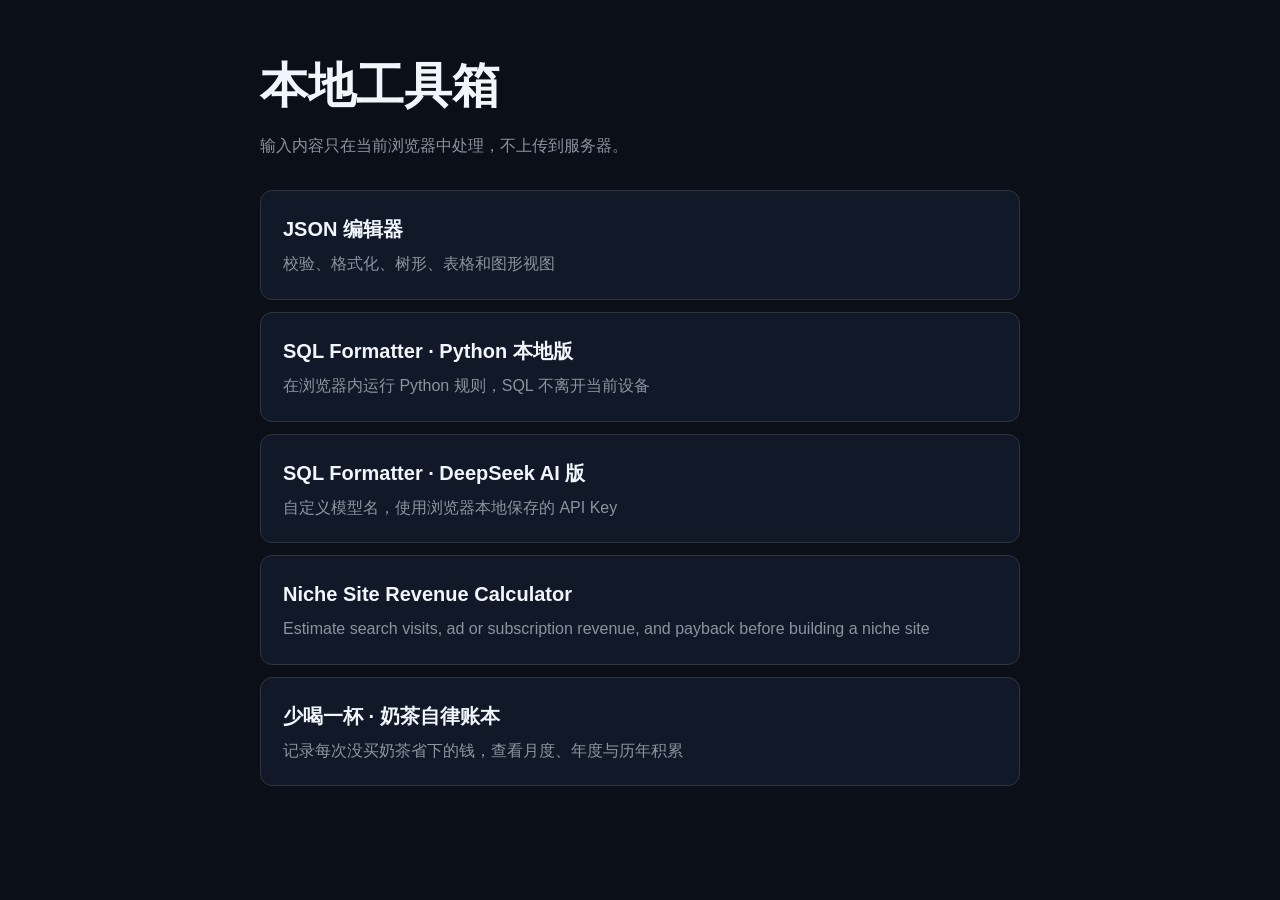
<file: index.html>
<!doctype html>
<html lang="zh-CN">
<head>
  <meta charset="utf-8">
  <meta name="viewport" content="width=device-width, initial-scale=1">
  <meta http-equiv="Content-Security-Policy" content="default-src 'none'; style-src 'unsafe-inline'; base-uri 'none'; form-action 'none'; frame-ancestors 'none'">
  <title>本地工具箱</title>
  <meta name="description" content="只在浏览器本地处理数据的实用工具。">
  <style>
    * { box-sizing: border-box; }
    body { margin: 0; min-height: 100vh; padding: 48px 20px; background: #0b0f17; color: #f0f6fc; font: 16px/1.6 -apple-system, BlinkMacSystemFont, "Segoe UI", sans-serif; }
    main { width: min(760px, 100%); margin: 0 auto; }
    h1 { margin: 0 0 8px; font-size: clamp(30px, 6vw, 48px); }
    p { margin: 0 0 32px; color: #8b949e; }
    a { display: block; padding: 22px; border: 1px solid #30363d; border-radius: 12px; background: #111827; color: inherit; text-decoration: none; }
    a:hover { border-color: #58a6ff; }
    strong { display: block; margin-bottom: 6px; font-size: 20px; }
    span { color: #8b949e; }
  </style>
</head>
<body>
  <main>
    <h1>本地工具箱</h1>
    <p>输入内容只在当前浏览器中处理，不上传到服务器。</p>
    <a href="./json/">
      <strong>JSON 编辑器</strong>
      <span>校验、格式化、树形、表格和图形视图</span>
    </a>
    <a href="./sql/" style="margin-top:12px">
      <strong>SQL Formatter · Python 本地版</strong>
      <span>在浏览器内运行 Python 规则，SQL 不离开当前设备</span>
    </a>
    <a href="./sql-ai/" style="margin-top:12px">
      <strong>SQL Formatter · DeepSeek AI 版</strong>
      <span>自定义模型名，使用浏览器本地保存的 API Key</span>
    </a>
    <a href="./site-math-lab/" style="margin-top:12px">
      <strong>Niche Site Revenue Calculator</strong>
      <span>Estimate search visits, ad or subscription revenue, and payback before building a niche site</span>
    </a>
    <a href="./milktea/" style="margin-top:12px">
      <strong>少喝一杯 · 奶茶自律账本</strong>
      <span>记录每次没买奶茶省下的钱，查看月度、年度与历年积累</span>
    </a>
  </main>
</body>
</html>
</file>
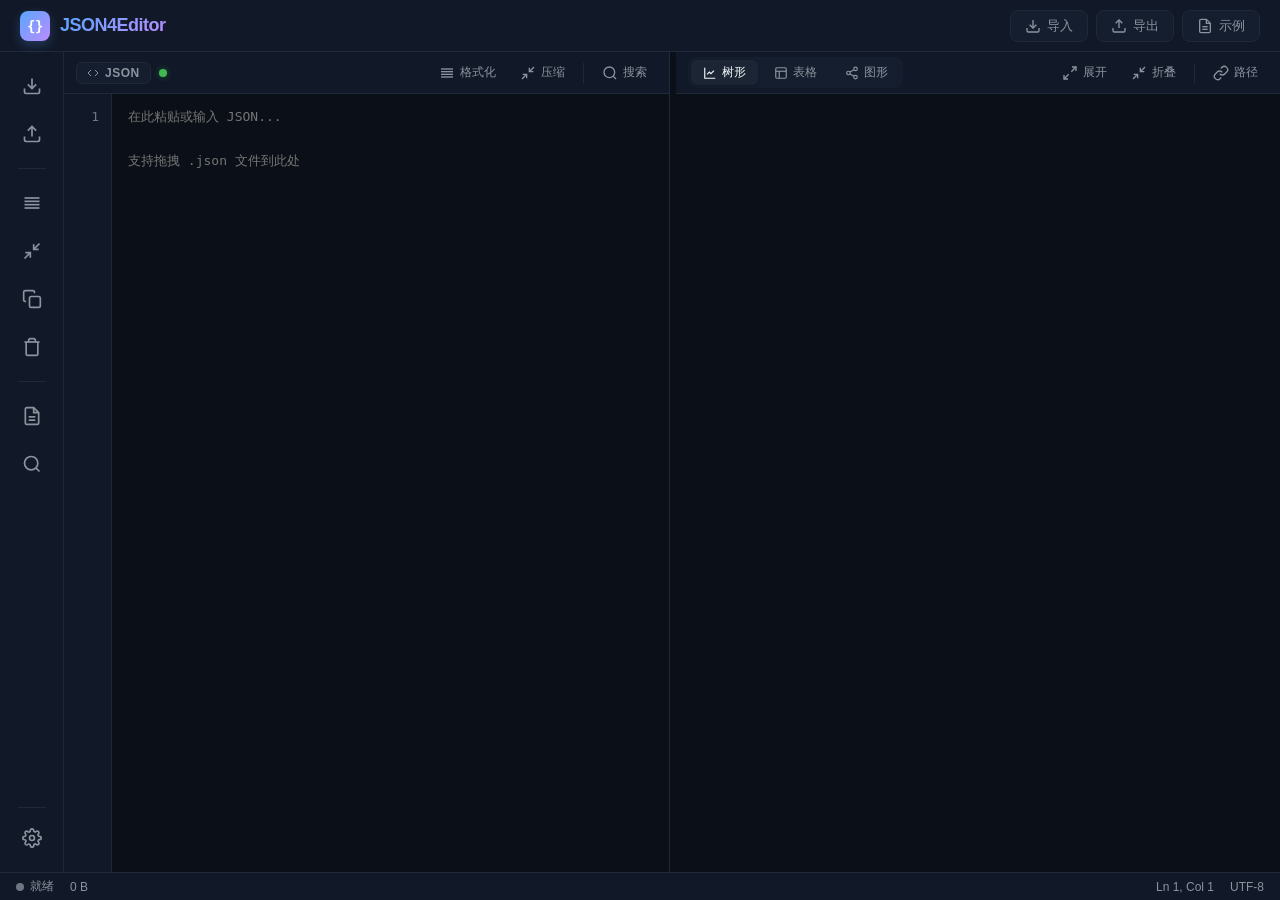
<file: json/index.html>
<!DOCTYPE html>
<html lang="zh-CN">
<head>
<meta charset="UTF-8">
<meta name="viewport" content="width=device-width, initial-scale=1.0">
<meta http-equiv="Content-Security-Policy" content="default-src 'none'; script-src 'unsafe-inline'; style-src 'unsafe-inline'; img-src data:; connect-src 'none'; font-src 'none'; object-src 'none'; base-uri 'none'; form-action 'none'; frame-src 'none'; media-src 'none'; worker-src 'none'">
<title>JSON 在线编辑器 - 格式化/校验/树形/表格/图形 | NoFeetBird Tools</title>
<meta name="description" content="免费在线 JSON 编辑器，支持校验、格式化、压缩、树形、表格和图形视图。所有数据仅在浏览器本地处理，无需上传服务器。">
<meta name="robots" content="index,follow">
<link rel="canonical" href="https://tools.nofeetbird.tech/json/">
<meta property="og:type" content="website">
<meta property="og:site_name" content="NoFeetBird Tools">
<meta property="og:locale" content="zh_CN">
<meta property="og:title" content="JSON 在线编辑器 - 格式化/校验/树形/表格/图形 | NoFeetBird Tools">
<meta property="og:description" content="免费在线 JSON 编辑器，支持校验、格式化、压缩、树形、表格和图形视图；数据仅在浏览器本地处理。">
<meta property="og:url" content="https://tools.nofeetbird.tech/json/">
<meta name="twitter:card" content="summary">
<meta name="twitter:title" content="JSON 在线编辑器 | NoFeetBird Tools">
<meta name="twitter:description" content="格式化、校验、压缩、树形、表格和图形视图；数据仅在浏览器本地处理。">
<meta name="theme-color" content="#0b0f17">
<style>
/* ===== CSS Reset & Variables ===== */
*, *::before, *::after { box-sizing: border-box; margin: 0; padding: 0; }

:root {
  /* Treease Dark Theme Palette */
  --bg-primary: #0b0f17;
  --bg-secondary: #111827;
  --bg-tertiary: #151e2e;
  --bg-elevated: #1c2533;
  --bg-hover: #243041;
  --bg-active: #2d3a4d;

  --border-primary: #1f2937;
  --border-secondary: #151e2e;

  --text-primary: #f0f6fc;
  --text-secondary: #8b949e;
  --text-tertiary: #6e7681;
  --text-link: #58a6ff;

  /* Accent Colors */
  --accent-blue: #58a6ff;
  --accent-green: #3fb950;
  --accent-orange: #d29922;
  --accent-red: #f85149;
  --accent-purple: #bc8cff;
  --accent-cyan: #39d2c0;
  --accent-pink: #f778ba;

  /* Syntax Colors */
  --syn-key: #79c0ff;
  --syn-string: #a5d6ff;
  --syn-number: #79c0ff;
  --syn-boolean: #ff7b72;
  --syn-null: #8b949e;
  --syn-bracket: #8b949e;
  --syn-comma: #6e7681;

  /* Tree Colors */
  --tree-string: #a5d6ff;
  --tree-number: #79c0ff;
  --tree-boolean: #ff7b72;
  --tree-null: #8b949e;
  --tree-key: #d2a8ff;

  /* Sizing */
  --sidebar-width: 64px;
  --header-height: 52px;
  --toolbar-height: 42px;
  --radius-sm: 6px;
  --radius-md: 8px;
  --radius-lg: 12px;

  /* Transitions */
  --transition-fast: 0.15s ease;
  --transition-normal: 0.25s ease;
}

html, body {
  height: 100%;
  font-family: 'Inter', -apple-system, BlinkMacSystemFont, sans-serif;
  background: var(--bg-primary);
  color: var(--text-primary);
  overflow: hidden;
  -webkit-font-smoothing: antialiased;
}

/* ===== Scrollbar ===== */
::-webkit-scrollbar { width: 8px; height: 8px; }
::-webkit-scrollbar-track { background: transparent; }
::-webkit-scrollbar-thumb { background: var(--border-primary); border-radius: 4px; }
::-webkit-scrollbar-thumb:hover { background: var(--text-tertiary); }

/* ===== Layout ===== */
#app {
  display: flex;
  flex-direction: column;
  height: 100vh;
}

/* ===== Header ===== */
.header {
  height: var(--header-height);
  background: var(--bg-secondary);
  border-bottom: 1px solid var(--border-primary);
  display: flex;
  align-items: center;
  justify-content: space-between;
  padding: 0 20px;
  flex-shrink: 0;
  z-index: 100;
}

.header-left {
  display: flex;
  align-items: center;
  gap: 12px;
}

.logo {
  display: flex;
  align-items: center;
  gap: 10px;
  font-size: 18px;
  font-weight: 700;
  letter-spacing: -0.5px;
}

.logo-icon {
  width: 30px;
  height: 30px;
  background: linear-gradient(135deg, var(--accent-blue), var(--accent-purple));
  border-radius: var(--radius-md);
  display: flex;
  align-items: center;
  justify-content: center;
  font-size: 14px;
  font-weight: 700;
  color: white;
  font-family: 'JetBrains Mono', monospace;
  box-shadow: 0 4px 12px rgba(88, 166, 255, 0.25);
}

.logo-text {
  background: linear-gradient(135deg, var(--accent-blue), var(--accent-purple));
  -webkit-background-clip: text;
  -webkit-text-fill-color: transparent;
  background-clip: text;
}

.header-right {
  display: flex;
  align-items: center;
  gap: 8px;
}

.header-btn {
  display: inline-flex;
  align-items: center;
  gap: 6px;
  padding: 6px 14px;
  border: 1px solid var(--border-primary);
  border-radius: var(--radius-md);
  background: var(--bg-tertiary);
  color: var(--text-secondary);
  font-size: 13px;
  font-weight: 500;
  cursor: pointer;
  transition: all var(--transition-fast);
  font-family: inherit;
}

.header-btn:hover {
  background: var(--bg-hover);
  color: var(--text-primary);
  border-color: var(--text-tertiary);
}

.header-btn svg {
  width: 16px;
  height: 16px;
  flex-shrink: 0;
}

/* ===== Main Content ===== */
.main {
  flex: 1;
  display: flex;
  overflow: hidden;
  position: relative;
}

/* ===== Sidebar ===== */
.sidebar {
  width: var(--sidebar-width);
  background: var(--bg-secondary);
  border-right: 1px solid var(--border-primary);
  display: flex;
  flex-direction: column;
  align-items: center;
  padding: 12px 0;
  gap: 8px;
  flex-shrink: 0;
  z-index: 50;
}

.sidebar-group {
  display: flex;
  flex-direction: column;
  gap: 4px;
  width: 100%;
  align-items: center;
}

.sidebar-separator {
  width: 28px;
  height: 1px;
  background: var(--border-primary);
  margin: 4px 0;
}

.sidebar-btn {
  width: 44px;
  height: 44px;
  display: flex;
  align-items: center;
  justify-content: center;
  border: none;
  border-radius: var(--radius-md);
  background: transparent;
  color: var(--text-secondary);
  cursor: pointer;
  transition: all var(--transition-fast);
  position: relative;
}

.sidebar-btn:hover {
  background: var(--bg-hover);
  color: var(--text-primary);
}

.sidebar-btn:active {
  transform: scale(0.95);
}

.sidebar-btn svg {
  width: 20px;
  height: 20px;
  flex-shrink: 0;
}

.tooltip {
  position: absolute;
  left: 52px;
  top: 50%;
  transform: translateY(-50%);
  background: var(--bg-elevated);
  color: var(--text-primary);
  padding: 5px 10px;
  border-radius: var(--radius-sm);
  font-size: 12px;
  white-space: nowrap;
  opacity: 0;
  pointer-events: none;
  transition: opacity var(--transition-fast), transform var(--transition-fast);
  z-index: 1000;
  border: 1px solid var(--border-primary);
  box-shadow: 0 4px 12px rgba(0, 0, 0, 0.3);
}

.sidebar-btn:hover .tooltip {
  opacity: 1;
  transform: translateY(-50%) translateX(4px);
}

.sidebar-bottom {
  margin-top: auto;
  display: flex;
  flex-direction: column;
  gap: 4px;
  width: 100%;
  align-items: center;
}

/* ===== Panels ===== */
.panel {
  display: flex;
  flex-direction: column;
  min-width: 300px;
  overflow: hidden;
}

.panel-center {
  flex: 1;
  min-width: 350px;
  border-right: 1px solid var(--border-primary);
}

.panel-right {
  flex: 1;
}

@media (max-width: 900px) {
  .panel-center { min-width: 300px; }
  .panel-right { min-width: 280px; }
  .header-btn span { display: none; }
  .header-btn { padding: 7px; }
}

/* ===== Panel Header (Toolbar) ===== */
.panel-header {
  height: var(--toolbar-height);
  background: var(--bg-secondary);
  border-bottom: 1px solid var(--border-primary);
  display: flex;
  align-items: center;
  justify-content: space-between;
  padding: 0 12px;
  flex-shrink: 0;
  gap: 12px;
}

.panel-title {
  display: flex;
  align-items: center;
  gap: 8px;
  font-size: 12px;
  font-weight: 600;
  color: var(--text-secondary);
  text-transform: uppercase;
  letter-spacing: 0.5px;
}

.lang-badge {
  display: inline-flex;
  align-items: center;
  gap: 6px;
  padding: 3px 10px;
  border-radius: var(--radius-sm);
  background: var(--bg-tertiary);
  border: 1px solid var(--border-primary);
  color: var(--text-secondary);
  font-size: 12px;
  font-weight: 600;
  text-transform: uppercase;
  letter-spacing: 0.5px;
}

.panel-title-dot {
  width: 8px;
  height: 8px;
  border-radius: 50%;
  background: var(--accent-green);
  box-shadow: 0 0 6px rgba(63, 185, 80, 0.4);
}

.panel-title-dot.error {
  background: var(--accent-red);
  box-shadow: 0 0 6px rgba(248, 81, 73, 0.4);
}

.panel-actions {
  display: flex;
  align-items: center;
  gap: 4px;
}

.toolbar-btn {
  display: inline-flex;
  align-items: center;
  gap: 5px;
  padding: 4px 10px;
  border: none;
  border-radius: 4px;
  background: transparent;
  color: var(--text-secondary);
  font-size: 12px;
  font-weight: 500;
  cursor: pointer;
  transition: all var(--transition-fast);
  font-family: inherit;
}

.toolbar-btn:hover {
  background: var(--bg-hover);
  color: var(--text-primary);
}

.toolbar-btn:active {
  transform: scale(0.95);
}

.toolbar-btn.active {
  background: var(--bg-active);
  color: var(--accent-blue);
}

.toolbar-btn svg {
  width: 16px;
  height: 16px;
  flex-shrink: 0;
}

.toolbar-separator {
  width: 1px;
  height: 20px;
  background: var(--border-primary);
  margin: 0 4px;
}

/* ===== View Tabs ===== */
.view-tabs {
  display: flex;
  align-items: center;
  gap: 4px;
  background: var(--bg-tertiary);
  padding: 3px;
  border-radius: var(--radius-md);
}

.view-tab {
  padding: 4px 12px;
  border: none;
  border-radius: var(--radius-sm);
  background: transparent;
  color: var(--text-secondary);
  font-size: 12px;
  font-weight: 500;
  cursor: pointer;
  transition: all var(--transition-fast);
  font-family: inherit;
  display: inline-flex;
  align-items: center;
  gap: 5px;
}

.view-tab:hover {
  color: var(--text-primary);
}

.view-tab.active {
  background: var(--bg-elevated);
  color: var(--text-primary);
  box-shadow: 0 1px 3px rgba(0, 0, 0, 0.2);
}

.view-tab svg {
  width: 14px;
  height: 14px;
  flex-shrink: 0;
}

/* ===== Resizer ===== */
.resizer {
  width: 6px;
  cursor: col-resize;
  background: transparent;
  position: relative;
  z-index: 10;
  flex-shrink: 0;
  transition: background var(--transition-fast);
}

.resizer:hover, .resizer.active {
  background: var(--accent-blue);
}

/* ===== Search Bar ===== */
.search-bar {
  display: none;
  align-items: center;
  gap: 8px;
  padding: 8px 12px;
  background: var(--bg-tertiary);
  border-bottom: 1px solid var(--border-primary);
}

.search-bar.visible {
  display: flex;
}

.search-input {
  flex: 1;
  background: transparent;
  border: none;
  outline: none;
  color: var(--text-primary);
  font-size: 13px;
  font-family: inherit;
}

.search-input::placeholder {
  color: var(--text-tertiary);
}

.search-count {
  font-size: 12px;
  color: var(--text-tertiary);
  white-space: nowrap;
}

/* ===== Error Bar ===== */
.error-bar {
  display: none;
  align-items: center;
  gap: 8px;
  padding: 8px 12px;
  background: rgba(248, 81, 73, 0.1);
  border-bottom: 1px solid rgba(248, 81, 73, 0.3);
  color: var(--accent-red);
  font-size: 12px;
}

.error-bar.visible {
  display: flex;
}

.error-bar svg {
  width: 16px;
  height: 16px;
  flex-shrink: 0;
}

/* ===== Code Editor ===== */
.editor-container {
  flex: 1;
  overflow: hidden;
  position: relative;
}

.editor-wrapper {
  display: flex;
  height: 100%;
  overflow: auto;
}

.line-numbers {
  padding: 12px 0;
  background: var(--bg-secondary);
  border-right: 1px solid var(--border-primary);
  user-select: none;
  flex-shrink: 0;
  min-width: 48px;
  text-align: right;
}

.line-number {
  display: block;
  padding: 0 12px 0 8px;
  font-family: 'JetBrains Mono', monospace;
  font-size: 13px;
  line-height: 22px;
  color: var(--text-tertiary);
  height: 22px;
}

.line-number.active {
  color: var(--text-secondary);
}

.line-number.error {
  color: var(--accent-red);
  font-weight: 600;
}

.code-area {
  flex: 1;
  position: relative;
  overflow: hidden;
}

#jsonInput {
  width: 100%;
  height: 100%;
  padding: 12px 16px;
  background: transparent;
  border: none;
  outline: none;
  color: var(--text-primary);
  font-family: 'JetBrains Mono', monospace;
  font-size: 13px;
  line-height: 22px;
  resize: none;
  tab-size: 2;
  white-space: pre;
  overflow: auto;
  position: absolute;
  top: 0;
  left: 0;
  z-index: 2;
  caret-color: var(--accent-blue);
}

.drop-zone {
  display: none;
  position: absolute;
  inset: 0;
  background: rgba(88, 166, 255, 0.1);
  border: 2px dashed var(--accent-blue);
  align-items: center;
  justify-content: center;
  z-index: 20;
  backdrop-filter: blur(2px);
}

.drop-zone.visible {
  display: flex;
}

.drop-zone-text {
  font-size: 16px;
  color: var(--text-primary);
  font-weight: 500;
}

/* ===== Tree View ===== */
.tree-container {
  flex: 1;
  overflow: auto;
  padding: 12px 0;
}

.tree-node {
  position: relative;
}

.tree-children {
  overflow: hidden;
  transition: height var(--transition-normal);
}

.tree-children.collapsed {
  display: none;
}

.tree-row {
  display: flex;
  align-items: flex-start;
  padding: 2px 16px 2px 0;
  min-height: 28px;
  cursor: default;
  transition: background var(--transition-fast);
  border-radius: 0;
}

.tree-row:hover {
  background: var(--bg-hover);
}

.tree-row.selected {
  background: rgba(88, 166, 255, 0.12);
}

.tree-indent {
  display: inline-flex;
  flex-shrink: 0;
}

.tree-indent-guide {
  width: 24px;
  height: 100%;
  position: relative;
  flex-shrink: 0;
}

.tree-toggle {
  width: 24px;
  height: 28px;
  display: inline-flex;
  align-items: center;
  justify-content: center;
  cursor: pointer;
  color: var(--text-tertiary);
  flex-shrink: 0;
  transition: color var(--transition-fast);
  border: none;
  background: none;
  padding: 0;
}

.tree-toggle:hover {
  color: var(--text-primary);
}

.tree-toggle svg {
  width: 14px;
  height: 14px;
  transition: transform var(--transition-fast);
}

.tree-toggle.collapsed svg {
  transform: rotate(-90deg);
}

.tree-toggle-placeholder {
  width: 24px;
  flex-shrink: 0;
}

.tree-content {
  display: flex;
  align-items: baseline;
  gap: 6px;
  flex: 1;
  min-width: 0;
  padding: 3px 0;
  font-family: 'JetBrains Mono', monospace;
  font-size: 13px;
  line-height: 22px;
}

.tree-key {
  color: var(--tree-key);
  flex-shrink: 0;
}

.tree-colon {
  color: var(--text-tertiary);
  flex-shrink: 0;
}

.tree-value {
  word-break: break-all;
}

.tree-value.string { color: var(--tree-string); }
.tree-value.number { color: var(--tree-number); }
.tree-value.boolean { color: var(--tree-boolean); }
.tree-value.null { color: var(--tree-null); }

.tree-bracket {
  color: var(--text-tertiary);
}

.tree-type-badge {
  color: var(--text-tertiary);
  font-size: 11px;
  background: var(--bg-elevated);
  padding: 0 6px;
  border-radius: 4px;
  margin-left: 2px;
}

/* ===== Empty State ===== */
.empty-state {
  display: none;
  flex-direction: column;
  align-items: center;
  justify-content: center;
  height: 100%;
  color: var(--text-secondary);
  text-align: center;
  padding: 40px;
  gap: 16px;
}

.empty-state svg {
  width: 64px;
  height: 64px;
  color: var(--text-tertiary);
  opacity: 0.5;
}

.empty-state p {
  font-size: 14px;
  line-height: 1.6;
}

/* ===== Table View ===== */
.table-container {
  flex: 1;
  overflow: auto;
  display: none;
}

.table-container.visible {
  display: block;
}

.json-table {
  width: 100%;
  border-collapse: collapse;
  font-family: 'JetBrains Mono', monospace;
  font-size: 13px;
}

.json-table th {
  position: sticky;
  top: 0;
  background: var(--bg-secondary);
  padding: 8px 14px;
  text-align: left;
  font-weight: 600;
  color: var(--text-secondary);
  border-bottom: 2px solid var(--border-primary);
  white-space: nowrap;
  z-index: 5;
}

.json-table td {
  padding: 6px 14px;
  border-bottom: 1px solid var(--border-secondary);
  color: var(--text-primary);
  max-width: 400px;
  overflow: hidden;
  text-overflow: ellipsis;
  white-space: nowrap;
}

.json-table tr:hover td {
  background: var(--bg-hover);
}

/* ===== Graph View ===== */
.graph-container {
  flex: 1;
  overflow: hidden;
  position: relative;
  display: none;
  background: #f8fafc;
}

.graph-container.visible {
  display: block;
}

#graphCanvas {
  display: block;
  width: 100%;
  height: 100%;
  cursor: grab;
}

#graphCanvas:active {
  cursor: grabbing;
}

.graph-toolbar {
  position: absolute;
  top: 12px;
  right: 12px;
  display: flex;
  gap: 6px;
  z-index: 10;
  padding: 4px;
  border: 1px solid #cbd5e1;
  border-radius: 8px;
  background: rgba(255, 255, 255, 0.92);
  box-shadow: 0 2px 8px rgba(15, 23, 42, 0.08);
}

.graph-toolbar .toolbar-btn {
  color: #475569;
  border-radius: 5px;
}

.graph-toolbar .toolbar-btn:hover {
  background: #e2e8f0;
  color: #0f172a;
}

.graph-hint {
  position: absolute;
  top: 18px;
  left: 50%;
  transform: translateX(-50%);
  color: #64748b;
  font-size: 12px;
  pointer-events: none;
  background: rgba(255, 255, 255, 0.92);
  padding: 6px 10px;
  border-radius: var(--radius-sm);
  border: 1px solid #cbd5e1;
  box-shadow: 0 2px 8px rgba(15, 23, 42, 0.08);
  transition: opacity var(--transition-fast);
}

.graph-container.graph-interacted .graph-hint {
  opacity: 0;
}

#graphEmpty {
  background: #f8fafc !important;
  color: #64748b;
}

#graphEmpty svg {
  color: #94a3b8;
}

/* ===== Path Breadcrumb ===== */
.path-bar {
  display: none;
  align-items: center;
  gap: 4px;
  padding: 6px 12px;
  background: var(--bg-tertiary);
  border-bottom: 1px solid var(--border-primary);
  font-size: 12px;
  font-family: 'JetBrains Mono', monospace;
  color: var(--text-tertiary);
  overflow-x: auto;
  white-space: nowrap;
}

.path-bar.visible {
  display: flex;
}

.path-segment {
  color: var(--text-secondary);
  cursor: pointer;
  padding: 2px 4px;
  border-radius: 3px;
  transition: all var(--transition-fast);
}

.path-segment:hover {
  background: var(--bg-hover);
  color: var(--text-primary);
}

.path-separator {
  color: var(--text-tertiary);
}

/* ===== Status Bar ===== */
.status-bar {
  height: 28px;
  background: var(--bg-secondary);
  border-top: 1px solid var(--border-primary);
  display: flex;
  align-items: center;
  justify-content: space-between;
  padding: 0 16px;
  font-size: 12px;
  color: var(--text-secondary);
  flex-shrink: 0;
}

.status-left, .status-right {
  display: flex;
  align-items: center;
  gap: 16px;
}

.status-item {
  display: flex;
  align-items: center;
  gap: 6px;
}

.status-dot {
  width: 8px;
  height: 8px;
  border-radius: 50%;
  background: var(--text-tertiary);
}

.status-dot.valid { background: var(--accent-green); }
.status-dot.invalid { background: var(--accent-red); }

/* ===== Toast ===== */
.toast-container {
  position: fixed;
  bottom: 40px;
  left: 50%;
  transform: translateX(-50%);
  display: flex;
  flex-direction: column;
  gap: 8px;
  z-index: 1000;
  pointer-events: none;
}

.toast {
  background: var(--bg-elevated);
  color: var(--text-primary);
  padding: 10px 18px;
  border-radius: var(--radius-md);
  font-size: 13px;
  font-weight: 500;
  box-shadow: 0 8px 24px rgba(0, 0, 0, 0.35);
  border: 1px solid var(--border-primary);
  opacity: 1;
  transition: opacity 0.3s ease, transform 0.3s ease;
}

.toast.success { border-left: 3px solid var(--accent-green); }
.toast.error { border-left: 3px solid var(--accent-red); }
.toast.info { border-left: 3px solid var(--accent-blue); }

.toast.fade-out {
  opacity: 0;
  transform: translateY(10px);
}
</style>
</head>
<body>

<div id="app">
  <!-- Header -->
  <header class="header">
    <div class="header-left">
      <div class="logo">
        <div class="logo-icon">{}</div>
        <span class="logo-text">JSON4Editor</span>
      </div>
    </div>
    <div class="header-right">
      <button class="header-btn" onclick="importFile()" title="导入 JSON 文件">
        <svg viewBox="0 0 24 24" fill="none" stroke="currentColor" stroke-width="2"><path d="M21 15v4a2 2 0 0 1-2 2H5a2 2 0 0 1-2-2v-4"/><polyline points="7 10 12 15 17 10"/><line x1="12" y1="15" x2="12" y2="3"/></svg>
        <span>导入</span>
      </button>
      <button class="header-btn" onclick="exportFile()" title="导出 JSON 文件">
        <svg viewBox="0 0 24 24" fill="none" stroke="currentColor" stroke-width="2"><path d="M21 15v4a2 2 0 0 1-2 2H5a2 2 0 0 1-2-2v-4"/><polyline points="17 8 12 3 7 8"/><line x1="12" y1="3" x2="12" y2="15"/></svg>
        <span>导出</span>
      </button>
      <button class="header-btn" onclick="loadSample()" title="加载示例数据">
        <svg viewBox="0 0 24 24" fill="none" stroke="currentColor" stroke-width="2"><path d="M14 2H6a2 2 0 0 0-2 2v16a2 2 0 0 0 2 2h12a2 2 0 0 0 2-2V8z"/><polyline points="14 2 14 8 20 8"/><line x1="16" y1="13" x2="8" y2="13"/><line x1="16" y1="17" x2="8" y2="17"/></svg>
        <span>示例</span>
      </button>
    </div>
  </header>

  <!-- Main Content -->
  <div class="main">
    <!-- Left Sidebar -->
    <aside class="sidebar">
      <div class="sidebar-group">
        <button class="sidebar-btn" onclick="importFile()">
          <svg viewBox="0 0 24 24" fill="none" stroke="currentColor" stroke-width="2"><path d="M21 15v4a2 2 0 0 1-2 2H5a2 2 0 0 1-2-2v-4"/><polyline points="7 10 12 15 17 10"/><line x1="12" y1="15" x2="12" y2="3"/></svg>
          <span class="tooltip">导入</span>
        </button>
        <button class="sidebar-btn" onclick="exportFile()">
          <svg viewBox="0 0 24 24" fill="none" stroke="currentColor" stroke-width="2"><path d="M21 15v4a2 2 0 0 1-2 2H5a2 2 0 0 1-2-2v-4"/><polyline points="17 8 12 3 7 8"/><line x1="12" y1="3" x2="12" y2="15"/></svg>
          <span class="tooltip">导出</span>
        </button>
      </div>
      <div class="sidebar-separator"></div>
      <div class="sidebar-group">
        <button class="sidebar-btn" onclick="formatJSON()">
          <svg viewBox="0 0 24 24" fill="none" stroke="currentColor" stroke-width="2"><line x1="21" y1="10" x2="3" y2="10"/><line x1="21" y1="6" x2="3" y2="6"/><line x1="21" y1="14" x2="3" y2="14"/><line x1="21" y1="18" x2="3" y2="18"/></svg>
          <span class="tooltip">格式化</span>
        </button>
        <button class="sidebar-btn" onclick="minifyJSON()">
          <svg viewBox="0 0 24 24" fill="none" stroke="currentColor" stroke-width="2"><polyline points="4 14 10 14 10 20"/><polyline points="20 10 14 10 14 4"/><line x1="14" y1="10" x2="21" y2="3"/><line x1="3" y1="21" x2="10" y2="14"/></svg>
          <span class="tooltip">压缩</span>
        </button>
        <button class="sidebar-btn" onclick="copyJSON()">
          <svg viewBox="0 0 24 24" fill="none" stroke="currentColor" stroke-width="2"><rect x="9" y="9" width="13" height="13" rx="2" ry="2"/><path d="M5 15H4a2 2 0 0 1-2-2V4a2 2 0 0 1 2-2h9a2 2 0 0 1 2 2v1"/></svg>
          <span class="tooltip">复制 JSON</span>
        </button>
        <button class="sidebar-btn" onclick="clearEditor()">
          <svg viewBox="0 0 24 24" fill="none" stroke="currentColor" stroke-width="2"><polyline points="3 6 5 6 21 6"/><path d="M19 6v14a2 2 0 0 1-2 2H7a2 2 0 0 1-2-2V6m3 0V4a2 2 0 0 1 2-2h4a2 2 0 0 1 2 2v2"/></svg>
          <span class="tooltip">清空</span>
        </button>
      </div>
      <div class="sidebar-separator"></div>
      <div class="sidebar-group">
        <button class="sidebar-btn" onclick="loadSample()">
          <svg viewBox="0 0 24 24" fill="none" stroke="currentColor" stroke-width="2"><path d="M14 2H6a2 2 0 0 0-2 2v16a2 2 0 0 0 2 2h12a2 2 0 0 0 2-2V8z"/><polyline points="14 2 14 8 20 8"/><line x1="16" y1="13" x2="8" y2="13"/><line x1="16" y1="17" x2="8" y2="17"/></svg>
          <span class="tooltip">示例</span>
        </button>
        <button class="sidebar-btn" onclick="toggleSearch()">
          <svg viewBox="0 0 24 24" fill="none" stroke="currentColor" stroke-width="2"><circle cx="11" cy="11" r="8"/><line x1="21" y1="21" x2="16.65" y2="16.65"/></svg>
          <span class="tooltip">搜索</span>
        </button>
      </div>
      <div class="sidebar-bottom">
        <div class="sidebar-separator"></div>
        <button class="sidebar-btn" onclick="showToast('设置功能开发中', 'info')">
          <svg viewBox="0 0 24 24" fill="none" stroke="currentColor" stroke-width="2"><circle cx="12" cy="12" r="3"/><path d="M19.4 15a1.65 1.65 0 0 0 .33 1.82l.06.06a2 2 0 0 1 0 2.83 2 2 0 0 1-2.83 0l-.06-.06a1.65 1.65 0 0 0-1.82-.33 1.65 1.65 0 0 0-1 1.51V21a2 2 0 0 1-2 2 2 2 0 0 1-2-2v-.09A1.65 1.65 0 0 0 9 19.4a1.65 1.65 0 0 0-1.82.33l-.06.06a2 2 0 0 1-2.83 0 2 2 0 0 1 0-2.83l.06-.06a1.65 1.65 0 0 0 .33-1.82 1.65 1.65 0 0 0-1.51-1H3a2 2 0 0 1-2-2 2 2 0 0 1 2-2h.09A1.65 1.65 0 0 0 4.6 9a1.65 1.65 0 0 0-.33-1.82l-.06-.06a2 2 0 0 1 0-2.83 2 2 0 0 1 2.83 0l.06.06a1.65 1.65 0 0 0 1.82.33H9a1.65 1.65 0 0 0 1-1.51V3a2 2 0 0 1 2-2 2 2 0 0 1 2 2v.09a1.65 1.65 0 0 0 1 1.51 1.65 1.65 0 0 0 1.82-.33l.06-.06a2 2 0 0 1 2.83 0 2 2 0 0 1 0 2.83l-.06.06a1.65 1.65 0 0 0-.33 1.82V9a1.65 1.65 0 0 0 1.51 1H21a2 2 0 0 1 2 2 2 2 0 0 1-2 2h-.09a1.65 1.65 0 0 0-1.51 1z"/></svg>
          <span class="tooltip">设置</span>
        </button>
      </div>
    </aside>

    <!-- Center Panel: Code Editor -->
    <div class="panel panel-center" id="panelCenter">
      <div class="panel-header">
        <div class="panel-title">
          <span class="lang-badge">
            <svg viewBox="0 0 24 24" fill="none" stroke="currentColor" stroke-width="2" style="width:12px;height:12px"><polyline points="16 18 22 12 16 6"/><polyline points="8 6 2 12 8 18"/></svg>
            JSON
          </span>
          <span class="panel-title-dot" id="validIndicator"></span>
        </div>
        <div class="panel-actions">
          <button class="toolbar-btn" onclick="formatJSON()" title="格式化 (Ctrl+Shift+F)">
            <svg viewBox="0 0 24 24" fill="none" stroke="currentColor" stroke-width="2"><line x1="21" y1="10" x2="3" y2="10"/><line x1="21" y1="6" x2="3" y2="6"/><line x1="21" y1="14" x2="3" y2="14"/><line x1="21" y1="18" x2="3" y2="18"/></svg>
            格式化
          </button>
          <button class="toolbar-btn" onclick="minifyJSON()" title="压缩">
            <svg viewBox="0 0 24 24" fill="none" stroke="currentColor" stroke-width="2"><polyline points="4 14 10 14 10 20"/><polyline points="20 10 14 10 14 4"/><line x1="14" y1="10" x2="21" y2="3"/><line x1="3" y1="21" x2="10" y2="14"/></svg>
            压缩
          </button>
          <div class="toolbar-separator"></div>
          <button class="toolbar-btn" onclick="toggleSearch()" title="搜索 (Ctrl+F)">
            <svg viewBox="0 0 24 24" fill="none" stroke="currentColor" stroke-width="2"><circle cx="11" cy="11" r="8"/><line x1="21" y1="21" x2="16.65" y2="16.65"/></svg>
            搜索
          </button>
        </div>
      </div>
      <div class="search-bar" id="searchBar">
        <svg viewBox="0 0 24 24" fill="none" stroke="currentColor" stroke-width="2" style="width:14px;height:14px;flex-shrink:0;color:var(--text-tertiary)"><circle cx="11" cy="11" r="8"/><line x1="21" y1="21" x2="16.65" y2="16.65"/></svg>
        <input type="text" class="search-input" id="searchInput" placeholder="搜索 JSON..." oninput="handleSearch()">
        <span class="search-count" id="searchCount"></span>
        <button class="toolbar-btn" onclick="toggleSearch()" title="关闭搜索">
          <svg viewBox="0 0 24 24" fill="none" stroke="currentColor" stroke-width="2" style="width:14px;height:14px"><line x1="18" y1="6" x2="6" y2="18"/><line x1="6" y1="6" x2="18" y2="18"/></svg>
        </button>
      </div>
      <div class="error-bar" id="errorBar">
        <svg viewBox="0 0 24 24" fill="none" stroke="currentColor" stroke-width="2"><circle cx="12" cy="12" r="10"/><line x1="15" y1="9" x2="9" y2="15"/><line x1="9" y1="9" x2="15" y2="15"/></svg>
        <span id="errorMessage"></span>
      </div>
      <div class="editor-container" id="editorContainer">
        <div class="editor-wrapper" id="editorWrapper">
          <div class="line-numbers" id="lineNumbers"></div>
          <div class="code-area">
            <textarea id="jsonInput" spellcheck="false" placeholder="在此粘贴或输入 JSON...&#10;&#10;支持拖拽 .json 文件到此处"></textarea>
          </div>
        </div>
        <div class="drop-zone" id="dropZone">
          <span class="drop-zone-text">📄 释放文件以导入 JSON</span>
        </div>
      </div>
    </div>

    <!-- Resizer -->
    <div class="resizer" id="resizer"></div>

    <!-- Right Panel: Tree / Table / Graph -->
    <div class="panel panel-right" id="panelRight">
      <div class="panel-header">
        <div class="view-tabs">
          <button class="view-tab active" data-view="tree" onclick="switchView('tree')">
            <svg viewBox="0 0 24 24" fill="none" stroke="currentColor" stroke-width="2"><path d="M3 3v18h18"/><path d="M18.7 8l-5.1 5.2-2.8-2.7L7 14.3"/></svg>
            树形
          </button>
          <button class="view-tab" data-view="table" onclick="switchView('table')">
            <svg viewBox="0 0 24 24" fill="none" stroke="currentColor" stroke-width="2"><rect x="3" y="3" width="18" height="18" rx="2" ry="2"/><line x1="3" y1="9" x2="21" y2="9"/><line x1="9" y1="21" x2="9" y2="9"/></svg>
            表格
          </button>
          <button class="view-tab" data-view="graph" onclick="switchView('graph')">
            <svg viewBox="0 0 24 24" fill="none" stroke="currentColor" stroke-width="2"><circle cx="18" cy="5" r="3"/><circle cx="6" cy="12" r="3"/><circle cx="18" cy="19" r="3"/><line x1="8.59" y1="13.51" x2="15.42" y2="17.49"/><line x1="15.41" y1="6.51" x2="8.59" y2="10.49"/></svg>
            图形
          </button>
        </div>
        <div class="panel-actions" id="rightPanelActions">
          <button class="toolbar-btn" onclick="expandAll()" title="全部展开">
            <svg viewBox="0 0 24 24" fill="none" stroke="currentColor" stroke-width="2"><polyline points="15 3 21 3 21 9"/><polyline points="9 21 3 21 3 15"/><line x1="21" y1="3" x2="14" y2="10"/><line x1="3" y1="21" x2="10" y2="14"/></svg>
            展开
          </button>
          <button class="toolbar-btn" onclick="collapseAll()" title="全部折叠">
            <svg viewBox="0 0 24 24" fill="none" stroke="currentColor" stroke-width="2"><polyline points="4 14 10 14 10 20"/><polyline points="20 10 14 10 14 4"/><line x1="14" y1="10" x2="21" y2="3"/><line x1="3" y1="21" x2="10" y2="14"/></svg>
            折叠
          </button>
          <div class="toolbar-separator"></div>
          <button class="toolbar-btn" onclick="copyPath()" title="复制当前路径">
            <svg viewBox="0 0 24 24" fill="none" stroke="currentColor" stroke-width="2"><path d="M10 13a5 5 0 0 0 7.54.54l3-3a5 5 0 0 0-7.07-7.07l-1.72 1.71"/><path d="M14 11a5 5 0 0 0-7.54-.54l-3 3a5 5 0 0 0 7.07 7.07l1.71-1.71"/></svg>
            路径
          </button>
        </div>
      </div>
      <div class="path-bar" id="pathBar"></div>
      <div class="tree-container" id="treeContainer">
        <div class="empty-state" id="emptyState">
          <svg viewBox="0 0 24 24" fill="none" stroke="currentColor" stroke-width="1.5"><path d="M14 2H6a2 2 0 0 0-2 2v16a2 2 0 0 0 2 2h12a2 2 0 0 0 2-2V8z"/><polyline points="14 2 14 8 20 8"/><line x1="12" y1="12" x2="12" y2="18"/><line x1="9" y1="15" x2="15" y2="15"/></svg>
          <p>在左侧输入 JSON 或拖拽文件<br>即可查看树形视图</p>
        </div>
      </div>
      <div class="table-container" id="tableContainer"></div>
      <div class="graph-container" id="graphContainer">
        <canvas id="graphCanvas"></canvas>
        <div class="graph-toolbar" id="graphToolbar">
          <button class="toolbar-btn" onclick="zoomGraph(1.2)" title="放大">
            <svg viewBox="0 0 24 24" fill="none" stroke="currentColor" stroke-width="2"><circle cx="11" cy="11" r="8"/><line x1="21" y1="21" x2="16.65" y2="16.65"/><line x1="11" y1="8" x2="11" y2="14"/><line x1="8" y1="11" x2="14" y2="11"/></svg>
          </button>
          <button class="toolbar-btn" onclick="zoomGraph(0.8)" title="缩小">
            <svg viewBox="0 0 24 24" fill="none" stroke="currentColor" stroke-width="2"><circle cx="11" cy="11" r="8"/><line x1="21" y1="21" x2="16.65" y2="16.65"/><line x1="8" y1="11" x2="14" y2="11"/></svg>
          </button>
          <button class="toolbar-btn" onclick="resetGraph()" title="重置视图">
            <svg viewBox="0 0 24 24" fill="none" stroke="currentColor" stroke-width="2"><path d="M3 12a9 9 0 1 0 9-9 9.75 9.75 0 0 0-6.74 2.74L3 8"/><path d="M3 3v5h5"/></svg>
          </button>
          <button class="toolbar-btn" onclick="exportGraphImage()" title="导出图形">
            <svg viewBox="0 0 24 24" fill="none" stroke="currentColor" stroke-width="2"><path d="M12 3v12"/><path d="m7 10 5 5 5-5"/><path d="M5 21h14"/></svg>
          </button>
        </div>
        <div class="graph-hint">拖拽平移 · 滚轮缩放 · 点击卡片或行高亮</div>
        <div class="empty-state" id="graphEmpty" style="display:none;position:absolute;inset:0;background:var(--bg-primary);z-index:5">
          <svg viewBox="0 0 24 24" fill="none" stroke="currentColor" stroke-width="1.5"><circle cx="18" cy="5" r="3"/><circle cx="6" cy="12" r="3"/><circle cx="18" cy="19" r="3"/><line x1="8.59" y1="13.51" x2="15.42" y2="17.49"/><line x1="15.41" y1="6.51" x2="8.59" y2="10.49"/></svg>
          <p>输入有效 JSON 后<br>在此查看结构图形</p>
        </div>
      </div>
    </div>
  </div>

  <!-- Status Bar -->
  <div class="status-bar">
    <div class="status-left">
      <span class="status-item">
        <span class="status-dot" id="statusDot"></span>
        <span id="statusText">就绪</span>
      </span>
      <span class="status-item" id="sizeInfo">0 B</span>
    </div>
    <div class="status-right">
      <span class="status-item" id="nodeCount"></span>
      <span class="status-item" id="depthInfo"></span>
      <span class="status-item" id="cursorInfo">Ln 1, Col 1</span>
      <span class="status-item">UTF-8</span>
    </div>
  </div>
</div>

<!-- Toast Container -->
<div class="toast-container" id="toastContainer"></div>

<!-- Hidden file input -->
<input type="file" id="fileInput" accept=".json,.txt" style="display:none" onchange="handleFileImport(event)">

<script>
// ===== State =====
let parsedJSON = null;
let currentPath = [];
let currentView = 'tree';
let isValid = false;
let parseTimer = null;
let currentStats = null;

const MAX_INPUT_BYTES = 10 * 1024 * 1024;
const MAX_RENDER_NODES = 20000;
const MAX_RENDER_DEPTH = 100;

// ===== Graph State =====
let graphNodes = [];
let graphEdges = [];
let graphState = { x: 0, y: 0, scale: 1, isDragging: false, didDrag: false, lastX: 0, lastY: 0 };
let selectedGraphNode = null;
let selectedGraphRowKey = null;

// ===== DOM References =====
const jsonInput = document.getElementById('jsonInput');
const lineNumbers = document.getElementById('lineNumbers');
const treeContainer = document.getElementById('treeContainer');
const tableContainer = document.getElementById('tableContainer');
const graphContainer = document.getElementById('graphContainer');
const graphCanvas = document.getElementById('graphCanvas');
const graphCtx = graphCanvas.getContext('2d');
const graphEmpty = document.getElementById('graphEmpty');
const emptyState = document.getElementById('emptyState');
const errorBar = document.getElementById('errorBar');
const errorMessage = document.getElementById('errorMessage');
const validIndicator = document.getElementById('validIndicator');
const statusDot = document.getElementById('statusDot');
const statusText = document.getElementById('statusText');
const sizeInfo = document.getElementById('sizeInfo');
const nodeCount = document.getElementById('nodeCount');
const depthInfo = document.getElementById('depthInfo');
const cursorInfo = document.getElementById('cursorInfo');
const pathBar = document.getElementById('pathBar');
const searchBar = document.getElementById('searchBar');
const searchInput = document.getElementById('searchInput');
const searchCount = document.getElementById('searchCount');
const editorWrapper = document.getElementById('editorWrapper');
const dropZone = document.getElementById('dropZone');

// ===== Initialize =====
document.addEventListener('DOMContentLoaded', () => {
  updateLineNumbers();
  setupResizer();
  setupDragDrop();
  setupKeyboardShortcuts();
  setupSyncScroll();
  setupGraphInteractions();
  updateCursorInfo();
  jsonInput.focus();

  if (location.hash === '#self-test') {
    runSelfChecks();
  }
});

// ===== Editor Input Handler =====
jsonInput.addEventListener('input', () => {
  clearTimeout(parseTimer);
  parseTimer = setTimeout(() => {
    parseAndRender();
  }, 300);
  updateLineNumbers();
});

jsonInput.addEventListener('scroll', () => {
  lineNumbers.scrollTop = jsonInput.scrollTop;
});

jsonInput.addEventListener('keydown', (e) => {
  // Tab support
  if (e.key === 'Tab') {
    e.preventDefault();
    const start = jsonInput.selectionStart;
    const end = jsonInput.selectionEnd;
    jsonInput.value = jsonInput.value.substring(0, start) + '  ' + jsonInput.value.substring(end);
    jsonInput.selectionStart = jsonInput.selectionEnd = start + 2;
    jsonInput.dispatchEvent(new Event('input'));
  }
});

jsonInput.addEventListener('keyup', updateCursorInfo);
jsonInput.addEventListener('click', updateCursorInfo);

// ===== Cursor Info =====
function updateCursorInfo() {
  const pos = jsonInput.selectionStart;
  const text = jsonInput.value.substring(0, pos);
  const lines = text.split('\n');
  const line = lines.length;
  const col = lines[lines.length - 1].length + 1;
  cursorInfo.textContent = `Ln ${line}, Col ${col}`;
}

// ===== Line Numbers =====
function updateLineNumbers() {
  const lines = jsonInput.value.split('\n');
  const count = lines.length;
  let html = '';
  for (let i = 1; i <= count; i++) {
    html += `<span class="line-number">${i}</span>`;
  }
  lineNumbers.innerHTML = html;
}

// ===== Parse & Render =====
function parseAndRender() {
  const rawText = jsonInput.value;
  const text = rawText.trim();

  if (!text) {
    parsedJSON = null;
    isValid = false;
    currentStats = null;
    updateStatus('empty');
    showEmptyState();
    hideError();
    return;
  }

  const inputBytes = new Blob([rawText]).size;
  if (inputBytes > MAX_INPUT_BYTES) {
    parsedJSON = null;
    isValid = false;
    currentStats = null;
    updateStatus('invalid');
    showError(`文件过大：最大支持 ${formatBytes(MAX_INPUT_BYTES)}，当前为 ${formatBytes(inputBytes)}`);
    showEmptyState();
    return;
  }

  try {
    parsedJSON = JSON.parse(text);
    isValid = true;
    currentStats = getJSONStats(parsedJSON);
    updateStatus('valid');
    hideError();

    if (!canRenderParsedJSON()) {
      const limitMessage = getRenderLimitMessage();
      showError(limitMessage);
      showEmptyState('JSON 已通过校验，但数据规模超过本地安全渲染限制');
      return;
    }

    if (currentView === 'tree') {
      renderTree();
    } else if (currentView === 'table') {
      renderTable();
    } else {
      renderGraph();
    }
  } catch (err) {
    parsedJSON = null;
    isValid = false;
    currentStats = null;
    updateStatus('invalid');
    showError(err.message);
    showEmptyState();
  }
}

// ===== Status Updates =====
function updateStatus(state) {
  const text = jsonInput.value;
  const size = new Blob([text]).size;
  sizeInfo.textContent = formatBytes(size);

  if (state === 'empty') {
    validIndicator.className = 'panel-title-dot';
    statusDot.className = 'status-dot';
    statusText.textContent = '就绪';
    nodeCount.textContent = '';
    depthInfo.textContent = '';
  } else if (state === 'valid') {
    validIndicator.className = 'panel-title-dot';
    statusDot.className = 'status-dot valid';
    statusText.textContent = 'JSON 有效';

    const stats = currentStats;
    nodeCount.textContent = stats.exceedsNodeLimit ? `超过 ${MAX_RENDER_NODES} 个节点` : `${stats.nodes} 个节点`;
    depthInfo.textContent = stats.exceedsDepthLimit ? `深度超过 ${MAX_RENDER_DEPTH}` : `深度 ${stats.depth}`;
  } else {
    validIndicator.className = 'panel-title-dot error';
    statusDot.className = 'status-dot invalid';
    statusText.textContent = 'JSON 无效';
    nodeCount.textContent = '';
    depthInfo.textContent = '';
  }
}

function formatBytes(bytes) {
  if (bytes === 0) return '0 B';
  const k = 1024;
  const sizes = ['B', 'KB', 'MB', 'GB'];
  const i = Math.floor(Math.log(bytes) / Math.log(k));
  return parseFloat((bytes / Math.pow(k, i)).toFixed(1)) + ' ' + sizes[i];
}

function getJSONStats(root) {
  const stack = [{ value: root, depth: 0 }];
  let nodes = 0;
  let maxDepth = 0;

  while (stack.length > 0) {
    const { value, depth } = stack.pop();
    nodes++;
    maxDepth = Math.max(maxDepth, depth);

    if (nodes > MAX_RENDER_NODES) {
      return { nodes, depth: maxDepth, exceedsNodeLimit: true, exceedsDepthLimit: false };
    }

    if (value === null || typeof value !== 'object') continue;

    const values = Array.isArray(value) ? value : Object.values(value);
    if (values.length > 0 && depth >= MAX_RENDER_DEPTH) {
      return { nodes, depth: depth + 1, exceedsNodeLimit: false, exceedsDepthLimit: true };
    }

    if (nodes + stack.length + values.length > MAX_RENDER_NODES) {
      return { nodes: MAX_RENDER_NODES + 1, depth: maxDepth, exceedsNodeLimit: true, exceedsDepthLimit: false };
    }

    for (let i = values.length - 1; i >= 0; i--) {
      stack.push({ value: values[i], depth: depth + 1 });
    }
  }

  return { nodes, depth: maxDepth, exceedsNodeLimit: false, exceedsDepthLimit: false };
}

function canRenderParsedJSON() {
  return isValid && currentStats && !currentStats.exceedsNodeLimit && !currentStats.exceedsDepthLimit;
}

function getRenderLimitMessage() {
  if (currentStats?.exceedsDepthLimit) {
    return `JSON 有效，但嵌套深度超过 ${MAX_RENDER_DEPTH}，为避免浏览器卡死已停止渲染`;
  }
  return `JSON 有效，但节点数超过 ${MAX_RENDER_NODES}，为避免浏览器卡死已停止渲染`;
}

// ===== Error Display =====
function showError(msg) {
  // Clear previous line errors
  document.querySelectorAll('.line-number.error').forEach(el => el.classList.remove('error'));

  const match = msg.match(/position (\d+)/);
  if (match) {
    const pos = parseInt(match[1]);
    const textBefore = jsonInput.value.substring(0, pos);
    const line = textBefore.split('\n').length;
    const col = pos - textBefore.lastIndexOf('\n');
    errorMessage.textContent = `第 ${line} 行, 第 ${col} 列: ${msg}`;

    const lineEls = lineNumbers.querySelectorAll('.line-number');
    if (lineEls[line - 1]) {
      lineEls[line - 1].classList.add('error');
    }
  } else {
    errorMessage.textContent = msg;
  }
  errorBar.classList.add('visible');
}

function hideError() {
  errorBar.classList.remove('visible');
  document.querySelectorAll('.line-number.error').forEach(el => el.classList.remove('error'));
}

// ===== Empty State =====
function showEmptyState(message = '在左侧输入 JSON 或拖拽文件，即可查看树形视图') {
  currentPath = [];
  pathBar.classList.remove('visible');
  treeContainer.innerHTML = '';
  treeContainer.appendChild(emptyState);
  emptyState.querySelector('p').textContent = message;
  emptyState.style.display = 'flex';
  tableContainer.innerHTML = '';
  graphEmpty.style.display = 'flex';
  graphNodes = [];
  graphEdges = [];
  selectedGraphNode = null;
  drawGraph();
}

// ===== Tree View =====
function renderTree() {
  if (!canRenderParsedJSON()) {
    showEmptyState();
    return;
  }

  emptyState.style.display = 'none';
  treeContainer.innerHTML = '';
  const treeEl = createTreeNode(parsedJSON, null, 0, true);
  treeContainer.appendChild(treeEl);
}

function createTreeNode(value, key, depth, isLast = true) {
  const node = document.createElement('div');
  node.className = 'tree-node';

  const type = getType(value);
  const isExpandable = type === 'object' || type === 'array';

  const row = document.createElement('div');
  row.className = 'tree-row';
  row.dataset.depth = depth;
  row.dataset.key = key !== null ? String(key) : '$';
  row.addEventListener('click', (e) => {
    if (!e.target.closest('.tree-toggle')) {
      selectTreeRow(row, key, depth);
    }
  });

  for (let i = 0; i < depth; i++) {
    const indent = document.createElement('span');
    indent.className = 'tree-indent-guide';
    row.appendChild(indent);
  }

  if (isExpandable) {
    const toggle = document.createElement('button');
    toggle.className = 'tree-toggle';
    toggle.innerHTML = '<svg viewBox="0 0 24 24" fill="none" stroke="currentColor" stroke-width="2"><polyline points="6 9 12 15 18 9"/></svg>';
    toggle.addEventListener('click', (e) => {
      e.stopPropagation();
      toggleNode(toggle, childrenEl);
    });
    row.appendChild(toggle);
  } else {
    const ph = document.createElement('span');
    ph.className = 'tree-toggle-placeholder';
    row.appendChild(ph);
  }

  const content = document.createElement('span');
  content.className = 'tree-content';

  if (key !== null && key !== undefined) {
    const keyEl = document.createElement('span');
    keyEl.className = 'tree-key';
    keyEl.textContent = typeof key === 'number' ? `[${key}]` : `"${key}"`;
    content.appendChild(keyEl);

    const colon = document.createElement('span');
    colon.className = 'tree-colon';
    colon.textContent = ': ';
    content.appendChild(colon);
  }

  if (isExpandable) {
    const bracket = document.createElement('span');
    bracket.className = 'tree-bracket';
    const entries = type === 'array' ? value : Object.keys(value);
    bracket.textContent = type === 'array' ? `[` : `{`;
    content.appendChild(bracket);

    const badge = document.createElement('span');
    badge.className = 'tree-type-badge';
    badge.textContent = ` ${entries.length} ${type === 'array' ? 'items' : 'keys'}`;
    content.appendChild(badge);
  } else {
    const valEl = document.createElement('span');
    valEl.className = `tree-value ${type}`;
    valEl.textContent = formatValue(value, type);
    content.appendChild(valEl);
  }

  row.appendChild(content);
  node.appendChild(row);

  let childrenEl = null;
  if (isExpandable) {
    childrenEl = document.createElement('div');
    childrenEl.className = 'tree-children';

    const entries = type === 'array'
      ? value.map((v, i) => [i, v])
      : Object.entries(value);

    entries.forEach(([k, v], idx) => {
      const childNode = createTreeNode(v, k, depth + 1, idx === entries.length - 1);
      childrenEl.appendChild(childNode);
    });

    const closingRow = document.createElement('div');
    closingRow.className = 'tree-row';
    for (let i = 0; i < depth; i++) {
      const indent = document.createElement('span');
      indent.className = 'tree-indent-guide';
      closingRow.appendChild(indent);
    }
    const closePh = document.createElement('span');
    closePh.className = 'tree-toggle-placeholder';
    closingRow.appendChild(closePh);
    const closeBracket = document.createElement('span');
    closeBracket.className = 'tree-content';
    closeBracket.innerHTML = `<span class="tree-bracket">${type === 'array' ? ']' : '}'}</span>`;
    closingRow.appendChild(closeBracket);
    childrenEl.appendChild(closingRow);

    node.appendChild(childrenEl);

    if (depth >= 3) {
      toggleNode(row.querySelector('.tree-toggle'), childrenEl);
    }
  }

  return node;
}

function toggleNode(toggleBtn, childrenEl) {
  if (!toggleBtn || !childrenEl) return;
  const isCollapsed = childrenEl.classList.contains('collapsed');
  if (isCollapsed) {
    childrenEl.classList.remove('collapsed');
    toggleBtn.classList.remove('collapsed');
  } else {
    childrenEl.classList.add('collapsed');
    toggleBtn.classList.add('collapsed');
  }
}

function selectTreeRow(row, key, depth) {
  document.querySelectorAll('.tree-row.selected').forEach(el => el.classList.remove('selected'));
  row.classList.add('selected');

  const path = [];
  let el = row.closest('.tree-node');
  while (el) {
    const rowEl = el.querySelector(':scope > .tree-row');
    if (rowEl && rowEl.dataset.key !== '$') path.unshift(rowEl.dataset.key);
    el = el.parentElement?.closest('.tree-node');
  }

  currentPath = path;
  updatePathBar(path);

  if (currentView === 'graph') {
    syncTreeSelectionToGraph(path);
  }
}

function syncTreeSelectionToGraph(path) {
  const target = findGraphTargetByPath(path);
  selectedGraphNode = target && path.length ? target.node : null;
  selectedGraphRowKey = target && path.length ? target.rowKey : null;
  drawGraph();
}

function updatePathBar(path) {
  if (path.length === 0) {
    pathBar.classList.remove('visible');
    return;
  }

  pathBar.classList.add('visible');
  pathBar.replaceChildren();
  const root = document.createElement('span');
  root.className = 'path-segment';
  root.textContent = '$';
  root.onclick = navigateToRoot;
  pathBar.appendChild(root);

  let parent = parsedJSON;
  path.forEach(seg => {
    const segment = document.createElement('span');
    segment.className = 'path-segment';
    segment.textContent = formatPathSegment(parent, seg);
    pathBar.appendChild(segment);
    parent = parent !== null && typeof parent === 'object' ? parent[seg] : undefined;
  });
}

function navigateToRoot() {
  currentPath = [];
  pathBar.classList.remove('visible');
  document.querySelectorAll('.tree-row.selected').forEach(el => el.classList.remove('selected'));
  selectedGraphNode = null;
  selectedGraphRowKey = null;
  if (currentView === 'graph') drawGraph();
}

// ===== Table View =====
function renderTable() {
  if (!canRenderParsedJSON()) {
    tableContainer.innerHTML = '<div class="empty-state" style="display:flex"><p>无可显示的表格数据</p></div>';
    return;
  }

  if (!Array.isArray(parsedJSON)) {
    tableContainer.innerHTML = '<div class="empty-state" style="display:flex"><p>表格视图仅支持对象数组<br>请切换到树形视图查看</p></div>';
    return;
  }

  const allKeys = new Set();
  parsedJSON.forEach(item => {
    if (item && typeof item === 'object' && !Array.isArray(item)) {
      Object.keys(item).forEach(k => allKeys.add(k));
    }
  });

  if (allKeys.size === 0) {
    tableContainer.innerHTML = '<div class="empty-state" style="display:flex"><p>数组中无对象，无法生成表格</p></div>';
    return;
  }

  const keys = Array.from(allKeys);
  let html = '<table class="json-table"><thead><tr>';
  html += '<th>#</th>';
  keys.forEach(k => { html += `<th>${escapeHtml(k)}</th>`; });
  html += '</tr></thead><tbody>';

  parsedJSON.forEach((item, idx) => {
    html += '<tr>';
    html += `<td style="color:var(--text-tertiary)">${idx}</td>`;
    keys.forEach(k => {
      const val = item && typeof item === 'object' ? item[k] : undefined;
      html += `<td>${formatTableCell(val)}</td>`;
    });
    html += '</tr>';
  });

  html += '</tbody></table>';
  tableContainer.innerHTML = html;
}

function formatTableCell(val) {
  if (val === undefined) return '<span style="color:var(--text-tertiary)">-</span>';
  if (val === null) return '<span style="color:var(--tree-null);font-style:italic">null</span>';
  if (typeof val === 'boolean') return `<span style="color:var(--tree-boolean)">${val}</span>`;
  if (typeof val === 'number') return `<span style="color:var(--tree-number)">${val}</span>`;
  if (typeof val === 'string') return `<span style="color:var(--tree-string)">"${escapeHtml(val.length > 80 ? val.substring(0, 80) + '...' : val)}"</span>`;
  if (Array.isArray(val)) return `<span style="color:var(--text-tertiary)">[${val.length}]</span>`;
  if (typeof val === 'object') return `<span style="color:var(--text-tertiary)">{${Object.keys(val).length}}</span>`;
  return escapeHtml(String(val));
}

// ===== View Switching =====
function switchView(view) {
  currentView = view;

  document.querySelectorAll('.view-tab').forEach(tab => {
    tab.classList.toggle('active', tab.dataset.view === view);
  });

  treeContainer.style.display = view === 'tree' ? '' : 'none';
  tableContainer.classList.toggle('visible', view === 'table');
  graphContainer.classList.toggle('visible', view === 'graph');

  updateRightPanelActions(view);

  if (view === 'tree' && isValid) renderTree();
  if (view === 'table' && isValid) renderTable();
  if (view === 'graph') renderGraph();
}

function updateRightPanelActions(view) {
  const actions = document.getElementById('rightPanelActions');
  if (view === 'graph') {
    actions.style.display = 'none';
    actions.innerHTML = `
      <button class="toolbar-btn" onclick="zoomGraph(1.2)" title="放大">
        <svg viewBox="0 0 24 24" fill="none" stroke="currentColor" stroke-width="2"><circle cx="11" cy="11" r="8"/><line x1="21" y1="21" x2="16.65" y2="16.65"/><line x1="11" y1="8" x2="11" y2="14"/><line x1="8" y1="11" x2="14" y2="11"/></svg>
        放大
      </button>
      <button class="toolbar-btn" onclick="zoomGraph(0.8)" title="缩小">
        <svg viewBox="0 0 24 24" fill="none" stroke="currentColor" stroke-width="2"><circle cx="11" cy="11" r="8"/><line x1="21" y1="21" x2="16.65" y2="16.65"/><line x1="8" y1="11" x2="14" y2="11"/></svg>
        缩小
      </button>
      <button class="toolbar-btn" onclick="resetGraph()" title="重置视图">
        <svg viewBox="0 0 24 24" fill="none" stroke="currentColor" stroke-width="2"><path d="M3 12a9 9 0 1 0 9-9 9.75 9.75 0 0 0-6.74 2.74L3 8"/><path d="M3 3v5h5"/></svg>
        重置
      </button>
      <div class="toolbar-separator"></div>
      <button class="toolbar-btn" onclick="copyPath()" title="复制当前路径">
        <svg viewBox="0 0 24 24" fill="none" stroke="currentColor" stroke-width="2"><path d="M10 13a5 5 0 0 0 7.54.54l3-3a5 5 0 0 0-7.07-7.07l-1.72 1.71"/><path d="M14 11a5 5 0 0 0-7.54-.54l-3 3a5 5 0 0 0 7.07 7.07l1.71-1.71"/></svg>
        路径
      </button>
    `;
  } else {
    actions.style.display = '';
    actions.innerHTML = `
      <button class="toolbar-btn" onclick="expandAll()" title="全部展开">
        <svg viewBox="0 0 24 24" fill="none" stroke="currentColor" stroke-width="2"><polyline points="15 3 21 3 21 9"/><polyline points="9 21 3 21 3 15"/><line x1="21" y1="3" x2="14" y2="10"/><line x1="3" y1="21" x2="10" y2="14"/></svg>
        展开
      </button>
      <button class="toolbar-btn" onclick="collapseAll()" title="全部折叠">
        <svg viewBox="0 0 24 24" fill="none" stroke="currentColor" stroke-width="2"><polyline points="4 14 10 14 10 20"/><polyline points="20 10 14 10 14 4"/><line x1="14" y1="10" x2="21" y2="3"/><line x1="3" y1="21" x2="10" y2="14"/></svg>
        折叠
      </button>
      <div class="toolbar-separator"></div>
      <button class="toolbar-btn" onclick="copyPath()" title="复制当前路径">
        <svg viewBox="0 0 24 24" fill="none" stroke="currentColor" stroke-width="2"><path d="M10 13a5 5 0 0 0 7.54.54l3-3a5 5 0 0 0-7.07-7.07l-1.72 1.71"/><path d="M14 11a5 5 0 0 0-7.54-.54l-3 3a5 5 0 0 0 7.07 7.07l1.71-1.71"/></svg>
        路径
      </button>
    `;
  }
}

// ===== Expand / Collapse All =====
function expandAll() {
  document.querySelectorAll('.tree-children.collapsed').forEach(el => {
    el.classList.remove('collapsed');
  });
  document.querySelectorAll('.tree-toggle.collapsed').forEach(el => {
    el.classList.remove('collapsed');
  });
  showToast('已全部展开', 'info');
}

function collapseAll() {
  document.querySelectorAll('.tree-children').forEach(el => {
    el.classList.add('collapsed');
  });
  document.querySelectorAll('.tree-toggle').forEach(el => {
    el.classList.add('collapsed');
  });
  showToast('已全部折叠', 'info');
}

// ===== Toolbar Actions =====
function formatJSON() {
  if (!isValid) {
    showToast('请先输入有效的 JSON', 'error');
    return;
  }
  jsonInput.value = JSON.stringify(parsedJSON, null, 2);
  jsonInput.dispatchEvent(new Event('input'));
  showToast('✨ 格式化完成', 'success');
}

function minifyJSON() {
  if (!isValid) {
    showToast('请先输入有效的 JSON', 'error');
    return;
  }
  jsonInput.value = JSON.stringify(parsedJSON);
  jsonInput.dispatchEvent(new Event('input'));
  showToast('🗜️ 压缩完成', 'success');
}

function copyJSON() {
  const text = jsonInput.value;
  if (!text) {
    showToast('没有内容可复制', 'error');
    return;
  }
  navigator.clipboard.writeText(text).then(() => {
    showToast('📋 已复制到剪贴板', 'success');
  }).catch(() => {
    jsonInput.select();
    document.execCommand('copy');
    showToast('📋 已复制到剪贴板', 'success');
  });
}

function copyPath() {
  if (currentPath.length === 0) {
    showToast('请先在树形或图形视图中选择一个节点', 'info');
    return;
  }
  const pathStr = formatJSONPath(currentPath);
  navigator.clipboard.writeText(pathStr).then(() => {
    showToast(`📋 路径已复制: ${pathStr}`, 'success');
  });
}

function clearEditor() {
  jsonInput.value = '';
  jsonInput.dispatchEvent(new Event('input'));
  currentPath = [];
  pathBar.classList.remove('visible');
  showToast('🗑️ 已清空', 'info');
}

// ===== Search =====
function toggleSearch() {
  const isVisible = searchBar.classList.contains('visible');
  if (isVisible) {
    searchBar.classList.remove('visible');
    searchInput.value = '';
    searchCount.textContent = '';
  } else {
    searchBar.classList.add('visible');
    searchInput.focus();
  }
}

function handleSearch() {
  const query = searchInput.value.trim().toLowerCase();
  if (!query) {
    searchCount.textContent = '';
    return;
  }

  const text = jsonInput.value.toLowerCase();
  let count = 0;
  let pos = 0;
  while ((pos = text.indexOf(query, pos)) !== -1) {
    count++;
    pos += query.length;
  }
  searchCount.textContent = `${count} 个匹配`;
}

// ===== File Operations =====
function importFile() {
  document.getElementById('fileInput').click();
}

function handleFileImport(event) {
  const file = event.target.files[0];
  if (!file) return;
  readFile(file);
  event.target.value = '';
}

function readFile(file) {
  if (file.size > MAX_INPUT_BYTES) {
    showToast(`文件过大，最大支持 ${formatBytes(MAX_INPUT_BYTES)}`, 'error');
    return;
  }

  const reader = new FileReader();
  reader.onload = (e) => {
    jsonInput.value = e.target.result;
    jsonInput.dispatchEvent(new Event('input'));
    showToast(`📂 已导入: ${file.name}`, 'success');
  };
  reader.onerror = () => {
    showToast('文件读取失败', 'error');
  };
  reader.readAsText(file);
}

function exportFile() {
  if (!jsonInput.value.trim()) {
    showToast('没有内容可导出', 'error');
    return;
  }

  const blob = new Blob([jsonInput.value], { type: 'application/json' });
  const url = URL.createObjectURL(blob);
  const a = document.createElement('a');
  a.href = url;
  a.download = `data_${new Date().toISOString().slice(0, 10)}.json`;
  a.click();
  URL.revokeObjectURL(url);
  showToast('💾 已导出文件', 'success');
}

// ===== Sample Data =====
function loadSample() {
  const sample = {
    "name": "JSON4Editor",
    "version": "1.1.0",
    "description": "一个本地高性能 JSON 编辑器",
    "features": [
      "树形视图",
      "表格视图",
      "图形视图",
      "格式化与压缩",
      "文件导入导出",
      "路径复制",
      "搜索功能"
    ],
    "author": {
      "name": "本地用户",
      "note": "示例数据，不包含真实个人信息"
    },
    "config": {
      "theme": "dark",
      "fontSize": 14,
      "tabSize": 2,
      "wordWrap": false,
      "autoFormat": true
    },
    "dependencies": {
      "core": "^2.0.0",
      "parser": "^1.5.3",
      "renderer": "^3.1.0"
    },
    "users": [
      { "id": 1, "name": "Alice", "role": "admin", "active": true },
      { "id": 2, "name": "Bob", "role": "editor", "active": true },
      { "id": 3, "name": "Charlie", "role": "viewer", "active": false },
      { "id": 4, "name": "Diana", "role": "editor", "active": true }
    ],
    "stats": {
      "totalUsers": 4,
      "activeUsers": 3,
      "lastUpdated": "2026-08-21T12:00:00Z",
      "uptime": 99.97,
      "regions": ["Asia", "Europe", "America"]
    },
    "metadata": null,
    "isPublic": true,
    "rating": 4.8
  };

  jsonInput.value = JSON.stringify(sample, null, 2);
  jsonInput.dispatchEvent(new Event('input'));
  showToast('📄 已加载示例数据', 'success');
}

// ===== Drag & Drop =====
function setupDragDrop() {
  const container = document.getElementById('editorContainer');

  ['dragenter', 'dragover'].forEach(evt => {
    container.addEventListener(evt, (e) => {
      e.preventDefault();
      dropZone.classList.add('visible');
    });
  });

  ['dragleave', 'drop'].forEach(evt => {
    container.addEventListener(evt, (e) => {
      e.preventDefault();
      dropZone.classList.remove('visible');
    });
  });

  container.addEventListener('drop', (e) => {
    const files = e.dataTransfer.files;
    if (files.length > 0) {
      readFile(files[0]);
    }
  });
}

// ===== Resizer =====
function setupResizer() {
  const resizer = document.getElementById('resizer');
  const centerPanel = document.getElementById('panelCenter');
  const rightPanel = document.getElementById('panelRight');

  let isResizing = false;
  let startX, startCenterWidth;

  resizer.addEventListener('mousedown', (e) => {
    isResizing = true;
    startX = e.clientX;
    startCenterWidth = centerPanel.offsetWidth;
    resizer.classList.add('active');
    document.body.style.cursor = 'col-resize';
    document.body.style.userSelect = 'none';
  });

  document.addEventListener('mousemove', (e) => {
    if (!isResizing) return;
    const dx = e.clientX - startX;
    const newWidth = startCenterWidth + dx;
    const containerWidth = centerPanel.parentElement.offsetWidth - 64; // minus sidebar

    if (newWidth >= 300 && newWidth <= containerWidth - 300) {
      centerPanel.style.flex = 'none';
      centerPanel.style.width = newWidth + 'px';
      rightPanel.style.flex = '1';
    }
  });

  document.addEventListener('mouseup', () => {
    if (isResizing) {
      isResizing = false;
      resizer.classList.remove('active');
      document.body.style.cursor = '';
      document.body.style.userSelect = '';
    }
  });
}

// ===== Keyboard Shortcuts =====
function setupKeyboardShortcuts() {
  document.addEventListener('keydown', (e) => {
    if ((e.ctrlKey || e.metaKey) && e.shiftKey && e.key === 'F') {
      e.preventDefault();
      formatJSON();
    }
    if ((e.ctrlKey || e.metaKey) && !e.shiftKey && e.key === 'f') {
      e.preventDefault();
      toggleSearch();
    }
    if (e.key === 'Escape') {
      if (searchBar.classList.contains('visible')) {
        toggleSearch();
      }
    }
  });
}

// ===== Sync Scroll =====
function setupSyncScroll() {
  jsonInput.addEventListener('scroll', () => {
    lineNumbers.scrollTop = jsonInput.scrollTop;
  });
}

// ===== Graph View =====
function renderGraph() {
  if (!canRenderParsedJSON()) {
    graphEmpty.style.display = 'flex';
    graphNodes = [];
    graphEdges = [];
    selectedGraphNode = null;
    selectedGraphRowKey = null;
    drawGraph();
    return;
  }
  graphEmpty.style.display = 'none';
  graphContainer.classList.remove('graph-interacted');
  const layout = layoutGraph(parsedJSON);
  graphNodes = layout.nodes;
  graphEdges = layout.edges;
  if (layout.truncated) showToast('Graph 仅显示前 200 个节点，请切换树形视图查看完整数据', 'info');
  selectedGraphNode = null;
  selectedGraphRowKey = null;
  resetGraphView();
  drawGraph();
  if (currentPath.length) syncTreeSelectionToGraph(currentPath);
}

function resetGraphView() {
  graphState.x = 0;
  graphState.y = 0;
  graphState.scale = 1;
  graphState.didDrag = false;
}

function resetGraph() {
  resetGraphView();
  drawGraph();
}

function zoomGraph(factor) {
  graphState.scale = Math.max(0.1, Math.min(3, graphState.scale * factor));
  graphContainer.classList.add('graph-interacted');
  drawGraph();
}

function layoutGraph(root) {
  const nodes = [];
  const edges = [];
  let nodeId = 0;
  let truncated = false;
  const maxCards = 200;
  const maxRows = 16;

  function isTableArray(value) {
    return Array.isArray(value) && value.length > 0 &&
      value.every(item => item && typeof item === 'object' && !Array.isArray(item));
  }

  function buildCard(value, key, depth, parentId, path) {
    // ponytail: cap Graph cards/rows at 200/16; tree view remains the complete view.
    if (nodes.length >= maxCards) {
      truncated = true;
      return null;
    }

    const type = getType(value);
    const node = {
      id: nodeId++,
      key: key !== null ? String(key) : '$',
      value,
      type,
      depth,
      path,
      x: 0,
      y: 0,
      width: type === 'array' && isTableArray(value) ? 300 : 276,
      height: 58,
      parentId,
      rows: [],
      table: null
    };
    nodes.push(node);

    if (type === 'object' || type === 'array') {
      createGraphRows(value, node);
      const rowCount = node.table ? node.table.rows.length + 1 : node.rows.length;
      node.height = Math.max(58, 20 + rowCount * 24);
    }
    return node;
  }

  function createGraphRows(value, node) {
    if (node.type === 'array' && isTableArray(value)) {
      const columnSet = new Set();
      value.slice(0, maxRows).forEach(item => Object.keys(item).forEach(column => columnSet.add(column)));
      node.table = {
        columns: Array.from(columnSet).slice(0, 6),
        rows: value.slice(0, maxRows).map((item, index) => ({
          key: String(index),
          value: item,
          type: 'object'
        }))
      };
      node.rows = node.table.rows;
      if (value.length > maxRows) {
        node.table.more = value.length - maxRows;
        truncated = true;
      }
      return;
    }

    const entries = node.type === 'array'
      ? value.map((item, index) => [index, item])
      : Object.entries(value);
    const visibleEntries = entries.slice(0, maxRows);
    node.rows = visibleEntries.map(entry => ({
      key: String(entry[0]),
      value: entry[1],
      type: getType(entry[1]),
      childId: null
    }));
    if (entries.length > maxRows) {
      node.rows.push({ kind: 'more', key: '', value: entries.length - maxRows });
      truncated = true;
    }
    node.rows.forEach(row => {
      if (row.kind === 'more' || (row.type !== 'object' && row.type !== 'array')) return;
      const child = buildCard(row.value, row.key, node.depth + 1, node.id, node.path.concat(row.key));
      if (child) {
        row.childId = child.id;
        edges.push({ from: node.id, to: child.id, key: row.key });
      }
    });
  }

  buildCard(root, null, 0, null, []);

  const levels = [];
  nodes.forEach(n => {
    if (!levels[n.depth]) levels[n.depth] = [];
    levels[n.depth].push(n);
  });

  levels.forEach((levelNodes, depth) => {
    if (!levelNodes) return;
    let startY = 58;
    levelNodes.forEach(n => {
      n.x = depth * 360 + 32;
      n.y = startY;
      startY += n.height + 54;
    });
  });

  return { nodes, edges, truncated };
}

function getGraphValueText(value, type) {
  if (type === 'object') return '{' + Object.keys(value).length + '}';
  if (type === 'array') return '[' + value.length + ']';
  if (type === 'null') return 'null';
  const text = String(value);
  return text.length > 28 ? text.slice(0, 26) + '…' : text;
}

function getGraphValueColor(type) {
  switch (type) {
    case 'number': return '#059669';
    case 'boolean': return '#2563eb';
    case 'null': return '#2563eb';
    case 'string': return '#2563eb';
    default: return '#64748b';
  }
}

function graphRowY(node, index) {
  return node.y + 32 + index * 24;
}

function drawGraphGrid(rect) {
  graphCtx.fillStyle = '#f8fafc';
  graphCtx.fillRect(0, 0, rect.width, rect.height);
  graphCtx.strokeStyle = '#e2e8f0';
  graphCtx.lineWidth = 1;
  for (let x = 0; x <= rect.width; x += 32) {
    graphCtx.beginPath();
    graphCtx.moveTo(x + 0.5, 0);
    graphCtx.lineTo(x + 0.5, rect.height);
    graphCtx.stroke();
  }
  for (let y = 0; y <= rect.height; y += 32) {
    graphCtx.beginPath();
    graphCtx.moveTo(0, y + 0.5);
    graphCtx.lineTo(rect.width, y + 0.5);
    graphCtx.stroke();
  }
}

function drawGraphText(text, x, y, maxWidth, align, color) {
  graphCtx.save();
  graphCtx.textAlign = align || 'left';
  graphCtx.fillStyle = color;
  while (text.length > 1 && graphCtx.measureText(text + '…').width > maxWidth) {
    text = text.slice(0, -1);
  }
  if (graphCtx.measureText(text).width > maxWidth) text += '…';
  graphCtx.fillText(text, x, y);
  graphCtx.restore();
}

function drawGraphTable(node) {
  const columns = ['#'].concat(node.table.columns);
  const columnWidth = (node.width - 20) / columns.length;
  const headerY = node.y + 22;
  graphCtx.font = '12px Inter, Arial, sans-serif';
  graphCtx.textBaseline = 'middle';
  columns.forEach((column, index) => {
    const x = node.x + 10 + index * columnWidth;
    graphCtx.fillStyle = '#64748b';
    graphCtx.textAlign = index === 0 ? 'center' : 'left';
    graphCtx.fillText(column, index === 0 ? x + columnWidth / 2 : x + 8, headerY);
  });
  graphCtx.strokeStyle = '#dbe4ee';
  graphCtx.beginPath();
  graphCtx.moveTo(node.x + 10, node.y + 34);
  graphCtx.lineTo(node.x + node.width - 10, node.y + 34);
  graphCtx.stroke();

  node.table.rows.forEach((row, rowIndex) => {
    const y = node.y + 46 + rowIndex * 24;
    if (selectedGraphNode && selectedGraphNode.id === node.id && selectedGraphRowKey === row.key) {
      graphCtx.fillStyle = 'rgba(79, 70, 229, 0.10)';
      graphCtx.fillRect(node.x + 1, y - 12, node.width - 2, 24);
    }
    graphCtx.strokeStyle = '#edf2f7';
    graphCtx.beginPath();
    graphCtx.moveTo(node.x + 10, y + 12);
    graphCtx.lineTo(node.x + node.width - 10, y + 12);
    graphCtx.stroke();
    graphCtx.fillStyle = '#dc2626';
    graphCtx.textAlign = 'center';
    graphCtx.fillText(row.key, node.x + 10 + columnWidth / 2, y);
    node.table.columns.forEach((column, columnIndex) => {
      const value = row.value[column];
      drawGraphText(
        getGraphValueText(value, getType(value)),
        node.x + 10 + (columnIndex + 1) * columnWidth + columnWidth - 8,
        y,
        columnWidth - 16,
        'right',
        getGraphValueColor(getType(value))
      );
    });
  });
  if (node.table.more) {
    graphCtx.fillStyle = '#94a3b8';
    graphCtx.textAlign = 'left';
    graphCtx.fillText('… 还有 ' + node.table.more + ' 行', node.x + 14, node.y + node.height - 12);
  }
}

function drawGraphCard(node) {
  const selected = selectedGraphNode && selectedGraphNode.id === node.id;
  graphCtx.save();
  graphCtx.shadowColor = 'rgba(15, 23, 42, 0.10)';
  graphCtx.shadowBlur = 8;
  graphCtx.shadowOffsetY = 2;
  graphCtx.fillStyle = '#ffffff';
  graphCtx.strokeStyle = selected ? '#4f46e5' : '#b8c8d9';
  graphCtx.lineWidth = selected ? 2 : 1;
  roundRect(graphCtx, node.x, node.y, node.width, node.height, 2);
  graphCtx.fill();
  graphCtx.stroke();
  graphCtx.shadowColor = 'transparent';

  graphCtx.font = '12px Inter, Arial, sans-serif';
  graphCtx.textBaseline = 'middle';
  graphCtx.fillStyle = '#64748b';
  graphCtx.textAlign = 'left';
  graphCtx.fillText(node.key || '$', node.x + 14, node.y - 12);

  if (node.table) {
    drawGraphTable(node);
  } else {
    node.rows.forEach((row, index) => {
      const y = graphRowY(node, index);
      if (selected && selectedGraphRowKey === row.key && row.kind !== 'more') {
        graphCtx.fillStyle = 'rgba(79, 70, 229, 0.10)';
        graphCtx.fillRect(node.x + 1, y - 12, node.width - 2, 24);
      }
      if (index > 0) {
        graphCtx.strokeStyle = '#edf2f7';
        graphCtx.lineWidth = 1;
        graphCtx.beginPath();
        graphCtx.moveTo(node.x + 10, y - 12);
        graphCtx.lineTo(node.x + node.width - 10, y - 12);
        graphCtx.stroke();
      }
      graphCtx.font = '12px Inter, Arial, sans-serif';
      if (row.kind === 'more') {
        drawGraphText('… 还有 ' + row.value + ' 项', node.x + 14, y, node.width - 28, 'left', '#94a3b8');
        return;
      }
      drawGraphText(row.key, node.x + 14, y, node.width * 0.58, 'left', '#dc2626');
      drawGraphText(
        getGraphValueText(row.value, row.type),
        node.x + node.width - 14,
        y,
        node.width * 0.34,
        'right',
        row.childId ? '#64748b' : getGraphValueColor(row.type)
      );
    });
  }
  graphCtx.restore();
}

function drawGraphEdges() {
  graphCtx.strokeStyle = '#a8c7e2';
  graphCtx.lineWidth = 1.2;
  graphEdges.forEach(edge => {
    const from = graphNodes.find(node => node.id === edge.from);
    const to = graphNodes.find(node => node.id === edge.to);
    if (!from || !to) return;
    const rowIndex = from.rows.findIndex(row => row.key === edge.key);
    const sourceY = from.table
      ? from.y + 46 + Math.max(rowIndex, 0) * 24
      : graphRowY(from, Math.max(rowIndex, 0));
    const targetY = to.y + Math.min(to.height / 2, 30);
    const sourceX = from.x + from.width;
    const targetX = to.x;
    const bend = Math.max(70, (targetX - sourceX) * 0.45);
    graphCtx.beginPath();
    graphCtx.moveTo(sourceX, sourceY);
    graphCtx.bezierCurveTo(sourceX + bend, sourceY, targetX - bend, targetY, targetX, targetY);
    graphCtx.stroke();
  });
}

function drawGraphMinimap(rect) {
  if (!graphNodes.length) return;
  const box = { width: 184, height: 112, x: rect.width - 200, y: rect.height - 128 };
  const worldWidth = Math.max.apply(null, graphNodes.map(node => node.x + node.width)) + 40;
  const worldHeight = Math.max.apply(null, graphNodes.map(node => node.y + node.height)) + 40;
  const scale = Math.min((box.width - 16) / worldWidth, (box.height - 16) / worldHeight);
  graphCtx.save();
  graphCtx.fillStyle = 'rgba(255, 255, 255, 0.94)';
  graphCtx.strokeStyle = '#b8c8d9';
  graphCtx.lineWidth = 1;
  roundRect(graphCtx, box.x, box.y, box.width, box.height, 8);
  graphCtx.fill();
  graphCtx.stroke();
  graphNodes.forEach(node => {
    graphCtx.fillStyle = selectedGraphNode && selectedGraphNode.id === node.id ? '#4f46e5' : '#94a3b8';
    graphCtx.fillRect(box.x + 8 + node.x * scale, box.y + 8 + node.y * scale, Math.max(3, node.width * scale), Math.max(2, node.height * scale));
  });
  graphCtx.restore();
}

function drawGraph() {
  const dpr = window.devicePixelRatio || 1;
  const rect = graphCanvas.getBoundingClientRect();
  graphCanvas.width = rect.width * dpr;
  graphCanvas.height = rect.height * dpr;
  graphCtx.setTransform(dpr, 0, 0, dpr, 0, 0);
  drawGraphGrid(rect);
  if (!graphNodes.length) return;

  graphCtx.save();
  graphCtx.translate(32 + graphState.x, 32 + graphState.y);
  graphCtx.scale(graphState.scale, graphState.scale);
  drawGraphEdges();
  graphNodes.forEach(drawGraphCard);
  graphCtx.restore();
  drawGraphMinimap(rect);
}

function roundRect(ctx, x, y, w, h, r) {
  ctx.beginPath();
  ctx.moveTo(x + r, y);
  ctx.lineTo(x + w - r, y);
  ctx.quadraticCurveTo(x + w, y, x + w, y + r);
  ctx.lineTo(x + w, y + h - r);
  ctx.quadraticCurveTo(x + w, y + h, x + w - r, y + h);
  ctx.lineTo(x + r, y + h);
  ctx.quadraticCurveTo(x, y + h, x, y + h - r);
  ctx.lineTo(x, y + r);
  ctx.quadraticCurveTo(x, y, x + r, y);
  ctx.closePath();
}

function setupGraphInteractions() {
  graphCanvas.addEventListener('mousedown', e => {
    if (e.button !== 0) return;
    graphState.isDragging = true;
    graphState.didDrag = false;
    graphState.lastX = e.clientX;
    graphState.lastY = e.clientY;
  });

  window.addEventListener('mousemove', e => {
    if (!graphState.isDragging) return;
    const dx = e.clientX - graphState.lastX;
    const dy = e.clientY - graphState.lastY;
    if (Math.abs(dx) + Math.abs(dy) > 2) graphState.didDrag = true;
    graphState.x += dx;
    graphState.y += dy;
    graphState.lastX = e.clientX;
    graphState.lastY = e.clientY;
    graphContainer.classList.add('graph-interacted');
    requestAnimationFrame(drawGraph);
  });

  window.addEventListener('mouseup', () => {
    graphState.isDragging = false;
  });

  graphCanvas.addEventListener('wheel', e => {
    e.preventDefault();
    const delta = e.deltaY > 0 ? 0.9 : 1.1;
    graphState.scale = Math.max(0.1, Math.min(3, graphState.scale * delta));
    graphContainer.classList.add('graph-interacted');
    drawGraph();
  }, { passive: false });

  graphCanvas.addEventListener('click', e => {
    if (graphState.didDrag) {
      graphState.didDrag = false;
      return;
    }
    const rect = graphCanvas.getBoundingClientRect();
    const x = (e.clientX - rect.left - 32 - graphState.x) / graphState.scale;
    const y = (e.clientY - rect.top - 32 - graphState.y) / graphState.scale;
    const clicked = getGraphHit(x, y);
    if (clicked) {
      selectedGraphNode = clicked.node;
      selectedGraphRowKey = clicked.rowKey;
      currentPath = clicked.path;
      updatePathBar(currentPath);
      drawGraph();
      syncGraphSelectionToTree();
    } else {
      selectedGraphNode = null;
      selectedGraphRowKey = null;
      drawGraph();
    }
  });

  window.addEventListener('resize', () => {
    if (currentView === 'graph') drawGraph();
  });
}

function getGraphHit(x, y) {
  for (let index = graphNodes.length - 1; index >= 0; index--) {
    const node = graphNodes[index];
    if (x < node.x || x > node.x + node.width || y < node.y || y > node.y + node.height) continue;
    if (node.table) {
      const rowIndex = Math.floor((y - node.y - 34) / 24);
      if (rowIndex >= 0 && rowIndex < node.table.rows.length) {
        const row = node.table.rows[rowIndex];
        return { node, rowKey: row.key, path: node.path.concat(row.key) };
      }
    } else {
      const rowIndex = Math.floor((y - node.y - 20) / 24);
      if (rowIndex >= 0 && rowIndex < node.rows.length) {
        const row = node.rows[rowIndex];
        if (row.kind !== 'more') return { node, rowKey: row.key, path: node.path.concat(row.key) };
      }
    }
    return { node, rowKey: null, path: node.path };
  }
  return null;
}

function findGraphTargetByPath(path) {
  let current = graphNodes.find(node => node.depth === 0);
  if (!current) return null;
  for (const segment of path) {
    const child = graphNodes.find(node => node.parentId === current.id && String(node.key) === String(segment));
    if (child) {
      current = child;
      continue;
    }
    const row = current.rows.find(item => item.kind !== 'more' && String(item.key) === String(segment));
    return row ? { node: current, rowKey: row.key } : null;
  }
  return { node: current, rowKey: null };
}

function findGraphNodeByPath(path) {
  const target = findGraphTargetByPath(path);
  return target ? target.node : null;
}

function exportGraphImage() {
  const link = document.createElement('a');
  link.download = 'json4editor-graph.png';
  link.href = graphCanvas.toDataURL('image/png');
  link.click();
  showToast('🖼️ 图形已导出', 'success');
}

function syncGraphSelectionToTree() {
  if (currentPath.length === 0) return;
  // Expand tree to show path
  const rootNode = treeContainer.querySelector('.tree-node');
  if (!rootNode) return;

  document.querySelectorAll('.tree-row.selected').forEach(el => el.classList.remove('selected'));

  let current = rootNode;
  for (const segment of currentPath) {
    const toggle = current.querySelector(':scope > .tree-row .tree-toggle');
    const children = current.querySelector(':scope > .tree-children');
    if (toggle && children && children.classList.contains('collapsed')) {
      toggleNode(toggle, children);
    }
    const childNodes = current.querySelectorAll(':scope > .tree-children > .tree-node');
    let found = null;
    childNodes.forEach(child => {
      const childRow = child.querySelector(':scope > .tree-row');
      if (childRow && childRow.dataset.key === segment) found = child;
    });
    if (!found) break;
    current = found;
  }

  const row = current.querySelector(':scope > .tree-row');
  if (row) {
    row.classList.add('selected');
    row.scrollIntoView({ behavior: 'smooth', block: 'center' });
  }
}

// ===== Utility Functions =====
function getType(value) {
  if (value === null) return 'null';
  if (Array.isArray(value)) return 'array';
  return typeof value;
}

function formatValue(value, type) {
  switch (type) {
    case 'string': return `"${value}"`;
    case 'number': return String(value);
    case 'boolean': return String(value);
    case 'null': return 'null';
    default: return String(value);
  }
}

function formatPathSegment(parent, segment) {
  const key = String(segment);
  if (Array.isArray(parent) && /^\d+$/.test(key)) return `[${key}]`;
  if (/^[A-Za-z_$][A-Za-z0-9_$]*$/.test(key)) return `.${key}`;
  return `[${JSON.stringify(key)}]`;
}

function formatJSONPath(path) {
  let result = '$';
  let parent = parsedJSON;

  path.forEach(segment => {
    result += formatPathSegment(parent, segment);
    parent = parent !== null && typeof parent === 'object' ? parent[segment] : undefined;
  });

  return result;
}

function runSelfChecks() {
  const previous = { parsedJSON, isValid, currentStats };

  try {
    parsedJSON = { '123': { 'a.b': 1 }, list: [{ 'x[y]': 2 }] };
    if (formatJSONPath(['123', 'a.b']) !== '$["123"]["a.b"]') throw new Error('对象键路径转义失败');
    if (formatJSONPath(['list', '0', 'x[y]']) !== '$.list[0]["x[y]"]') throw new Error('数组路径转义失败');

    parsedJSON = null;
    isValid = true;
    currentStats = getJSONStats(parsedJSON);
    if (!canRenderParsedJSON() || currentStats.nodes !== 1) throw new Error('null JSON 状态处理失败');

    let deep = {};
    let cursor = deep;
    for (let i = 0; i <= MAX_RENDER_DEPTH; i++) {
      cursor.next = {};
      cursor = cursor.next;
    }
    if (!getJSONStats(deep).exceedsDepthLimit) throw new Error('深度限制检查失败');

    showToast('自检通过', 'success');
  } catch (error) {
    console.error(error);
    showToast(`自检失败: ${error.message}`, 'error');
  } finally {
    parsedJSON = previous.parsedJSON;
    isValid = previous.isValid;
    currentStats = previous.currentStats;
  }
}

function escapeHtml(str) {
  const div = document.createElement('div');
  div.textContent = str;
  return div.innerHTML;
}

// ===== Toast Notifications =====
function showToast(message, type = 'info') {
  const container = document.getElementById('toastContainer');
  const toast = document.createElement('div');
  toast.className = `toast ${type}`;
  toast.textContent = message;
  container.appendChild(toast);

  setTimeout(() => {
    toast.classList.add('fade-out');
    setTimeout(() => toast.remove(), 300);
  }, 2500);
}
</script>
</body>
</html>
</file>
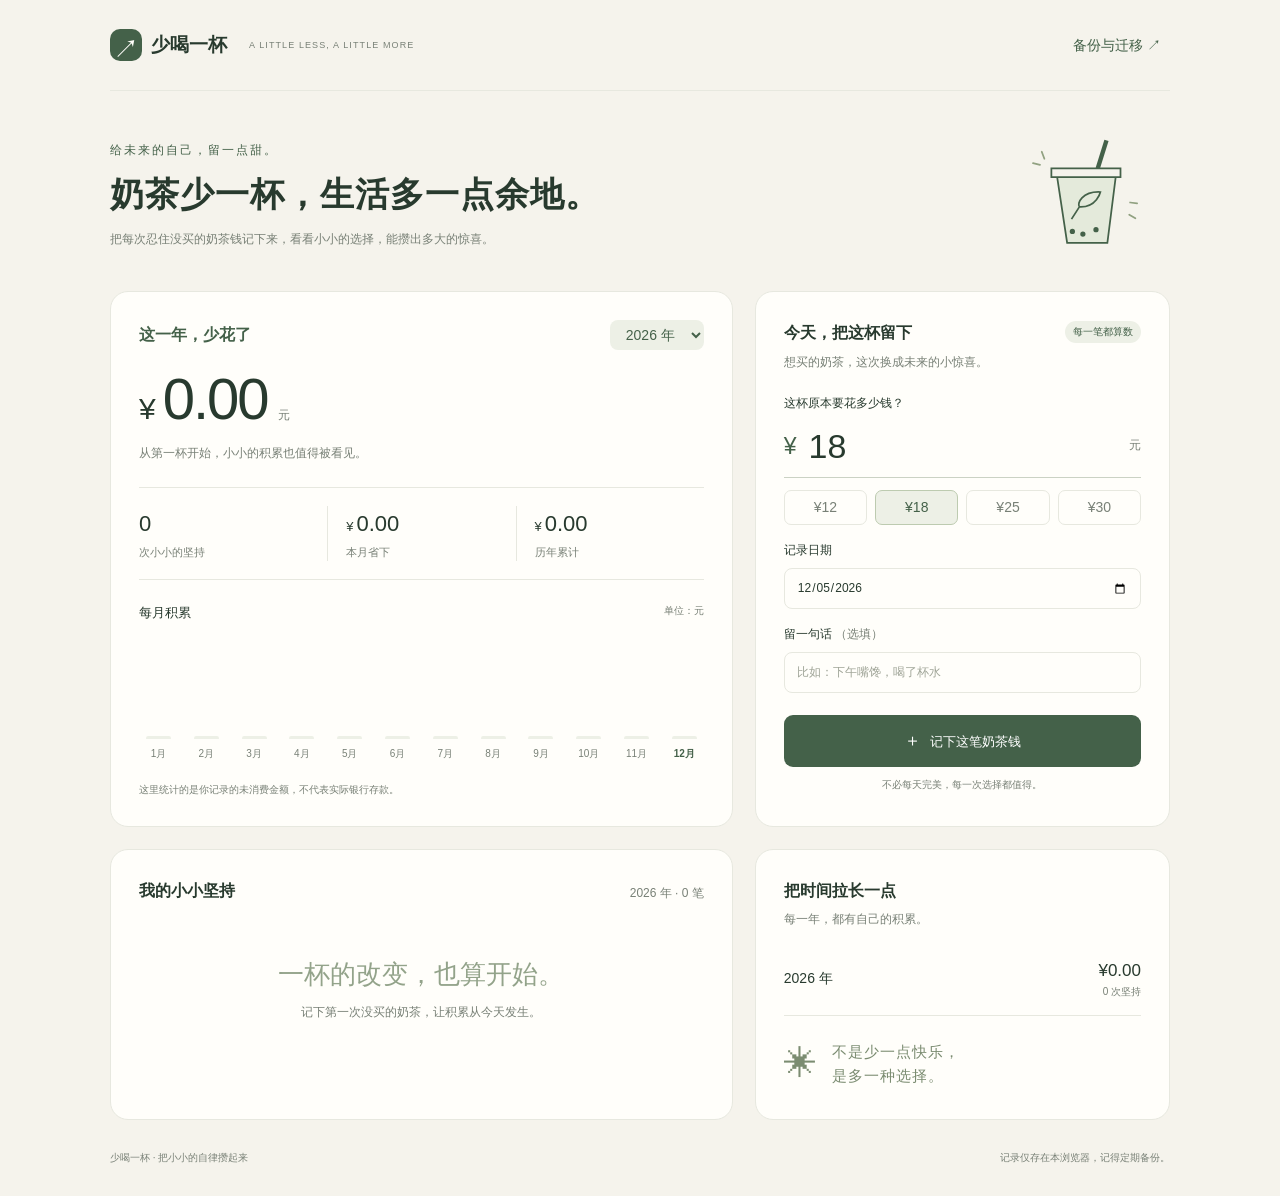
<file: milktea/index.html>
<!doctype html>
<html lang="zh-CN">
<head>
  <meta charset="utf-8">
  <meta name="viewport" content="width=device-width, initial-scale=1">
  <meta name="theme-color" content="#f5f3ec">
  <meta name="description" content="每次少喝一杯奶茶，记下省下的钱。看看一个月、一年，小小的选择能积累多少。记录只保存在你的浏览器。">
  <meta http-equiv="Content-Security-Policy" content="default-src 'self'; connect-src 'none'; img-src 'self' data:; object-src 'none'; base-uri 'none'; form-action 'none'">
  <title>少喝一杯 · 把小小的自律攒起来</title>
  <link rel="icon" href="./icon.svg" type="image/svg+xml">
  <link rel="stylesheet" href="./style.css">
  <script src="./data.js" defer></script>
  <script src="./app.js" defer></script>
</head>
<body>
  <div class="shell">
    <header class="topbar">
      <a class="brand" href="./" aria-label="少喝一杯首页"><span class="brand-mark" aria-hidden="true">↗</span> 少喝一杯 <span class="brand-note">A LITTLE LESS, A LITTLE MORE</span></a>
      <button class="quiet" id="backup-open" type="button">备份与迁移 <span aria-hidden="true">↗</span></button>
    </header>
    <main>
      <div class="intro"><div><p class="eyebrow">给未来的自己，留一点甜。</p><h1>奶茶少一杯，<br class="mobile-break">生活多一点余地。</h1><p class="subtle">把每次忍住没买的奶茶钱记下来，看看小小的选择，能攒出多大的惊喜。</p></div><svg class="cup-art" viewBox="0 0 160 150" fill="none" aria-hidden="true"><path d="M51 51h68l-10 79H63L51 51Z" fill="#e4eadb" stroke="#446149" stroke-width="2"/><path d="M45 45h79v10H45z" fill="#f5f3ec" stroke="#446149" stroke-width="2"/><path d="m98 45 10-32" stroke="#446149" stroke-width="5"/><path d="M77 89c20 1 24-17 24-17-21-1-27 13-24 17Zm0 0-9 14" stroke="#446149" stroke-width="2"/><path d="m34 26 3 8m-13 5 8 2m103 43 8 1m-9 13 7 4" stroke="#91a181" stroke-width="2" stroke-linecap="round"/><circle cx="69" cy="117" r="3" fill="#446149"/><circle cx="81" cy="120" r="3" fill="#446149"/><circle cx="96" cy="115" r="3" fill="#446149"/></svg></div>
      <div id="storage-warning" class="warning" hidden></div>
      <div class="workspace">
        <section class="summary panel" aria-labelledby="summary-title">
          <div class="section-top"><h2 id="summary-title">这一年，少花了</h2><label class="year-picker"><span class="sr-only">统计年份</span><select id="year"></select></label></div>
          <div class="total"><span class="currency">¥</span><span id="year-total">0.00</span><span class="unit">元</span></div>
          <p class="summary-note" id="summary-note">从第一杯开始，小小的积累也值得被看见。</p>
          <div class="mini-stats"><div><span id="year-count">0</span><p>次小小的坚持</p></div><div><span><small>¥</small><b id="month-total">0.00</b></span><p id="month-label">本月省下</p></div><div><span><small>¥</small><b id="all-total">0.00</b></span><p>历年累计</p></div></div>
          <div class="chart-top"><h3>每月积累</h3><span>单位：元</span></div><div class="chart" id="monthly-chart" aria-label="每月省下的奶茶钱"></div>
          <p class="fineprint">这里统计的是你记录的未消费金额，不代表实际银行存款。</p>
        </section>
        <section class="entry panel" aria-labelledby="entry-title"><div class="section-top"><h2 id="entry-title">今天，把这杯留下</h2><span class="badge">每一笔都算数</span></div><p class="subtle">想买的奶茶，这次换成未来的小惊喜。</p>
          <form id="entry-form"><label class="field-label" for="amount">这杯原本要花多少钱？</label><div class="amount-input"><span>¥</span><input id="amount" type="number" inputmode="decimal" min="0.01" max="99999.99" step="0.01" value="18" required aria-describedby="amount-help"><span>元</span></div><div class="presets" aria-label="常用金额"><button type="button" data-amount="12">¥12</button><button type="button" data-amount="18" class="selected">¥18</button><button type="button" data-amount="25">¥25</button><button type="button" data-amount="30">¥30</button></div><p id="amount-help" class="sr-only">输入大于零的金额，最多两位小数</p><div class="field-row"><div><label class="field-label" for="date">记录日期</label><input id="date" type="date" required></div></div><label class="field-label" for="note">留一句话 <span>（选填）</span></label><input id="note" maxlength="80" placeholder="比如：下午嘴馋，喝了杯水"><button class="primary" type="submit"><span aria-hidden="true">＋</span> 记下这笔奶茶钱</button><p class="form-hint">不必每天完美，每一次选择都值得。</p></form>
        </section>
      </div>
      <div class="lower-grid"><section class="panel records" aria-labelledby="records-title"><div class="section-top"><h2 id="records-title">我的小小坚持</h2><span id="record-count" class="subtle">0 笔记录</span></div><div id="record-list"></div><button id="more" class="quiet more" type="button" hidden>再看 20 笔</button></section><section class="panel yearly" aria-labelledby="yearly-title"><h2 id="yearly-title">把时间拉长一点</h2><p class="subtle">每一年，都有自己的积累。</p><div id="year-list"></div><div class="little-note"><span aria-hidden="true">✳</span><p>不是少一点快乐，<br>是多一种选择。</p></div></section></div>
    </main>
    <footer><span>少喝一杯 · 把小小的自律攒起来</span><span>记录仅存在本浏览器，记得定期备份。</span></footer>
  </div>
  <div id="toast" role="status" aria-live="polite" hidden></div>
  <dialog id="backup-dialog"><div class="section-top"><h2>给积累留一份备份</h2><button class="close quiet" data-close="backup-dialog" aria-label="关闭">×</button></div><p class="subtle">记录保存在当前设备的浏览器中，不会自动同步。清除网站数据或换浏览器前，请先导出备份。</p><button id="export" class="primary" type="button">导出全部记录 · JSON</button><label class="import-label" for="import-file">导入已有备份</label><input id="import-file" type="file" accept="application/json,.json"><p class="fineprint">导入会合并记录，相同编号不会重复添加。请只使用本页导出的备份文件。</p><p id="backup-message" role="status"></p></dialog>
  <dialog id="delete-dialog"><h2>删除这笔记录？</h2><p id="delete-detail" class="subtle"></p><div class="dialog-actions"><button class="quiet" data-close="delete-dialog">保留记录</button><button id="delete-confirm" class="danger">删除</button></div></dialog>
  <noscript><p class="warning">请启用 JavaScript 后使用记账与统计功能。</p></noscript>
</body>
</html>
</file>
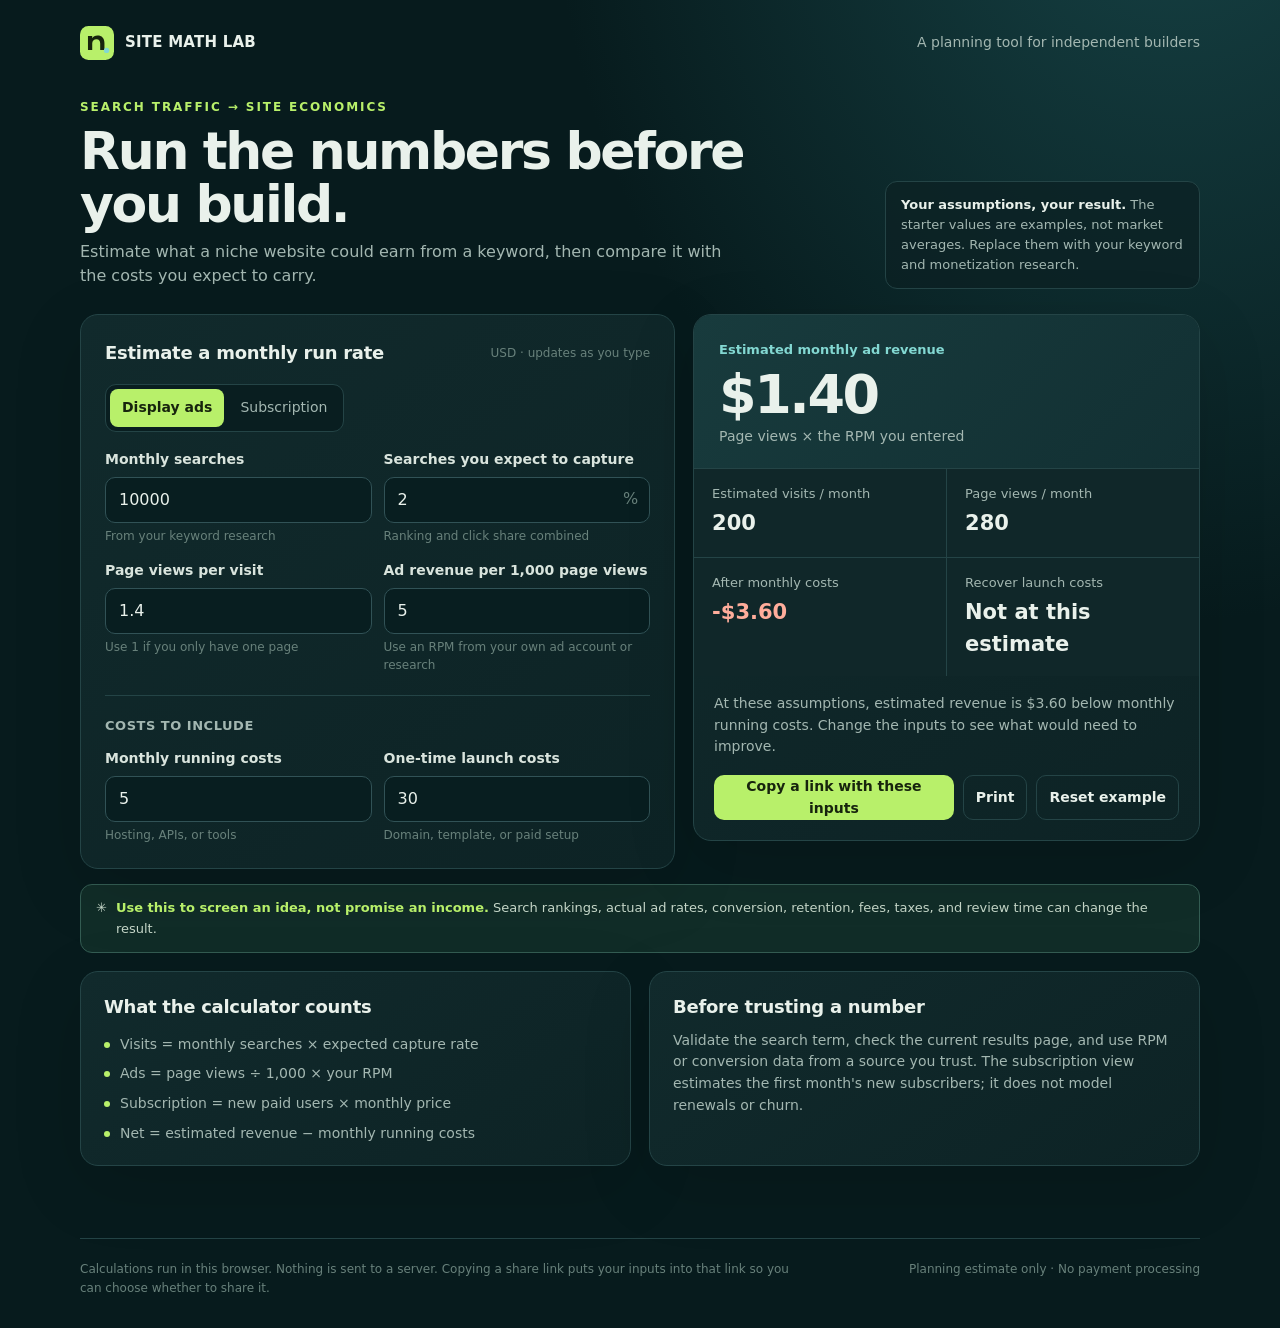
<file: site-math-lab/index.html>
<!doctype html>
<html lang="en">
<head>
  <meta charset="utf-8">
  <meta name="viewport" content="width=device-width, initial-scale=1">
  <meta name="theme-color" content="#071b1d">
  <meta name="description" content="Estimate organic visits, ad or subscription revenue, monthly costs, and payback time before you build a niche website.">
  <meta property="og:type" content="website">
  <meta property="og:title" content="Site Math Lab — Organic Revenue Calculator">
  <meta property="og:description" content="Test the traffic and revenue assumptions for a niche website before you build it.">
  <meta property="og:url" content="https://tools.nofeetbird.tech/site-math-lab/">
  <link rel="canonical" href="https://tools.nofeetbird.tech/site-math-lab/">
  <link rel="icon" type="image/svg+xml" href="./favicon.svg">
  <title>Niche Site Revenue Calculator | Site Math Lab</title>
  <style>
    :root {
      color-scheme: dark;
      --ink: #e9f1eb;
      --muted: #a3b7b1;
      --faint: #68817b;
      --base: #071b1d;
      --panel: #102729;
      --panel-raised: #153234;
      --line: #244446;
      --accent: #b8f06a;
      --accent-ink: #17240d;
      --blue: #83d8d2;
      --negative: #ffad9b;
      --radius: 18px;
      font-family: Inter, ui-sans-serif, system-ui, -apple-system, BlinkMacSystemFont, "Segoe UI", sans-serif;
      font-synthesis: none;
      text-rendering: optimizeLegibility;
    }
    * { box-sizing: border-box; }
    body {
      margin: 0;
      min-width: 320px;
      background: radial-gradient(ellipse at 92% -15%, #174447 0, transparent 38%), var(--base);
      color: var(--ink);
      font-size: 16px;
      line-height: 1.55;
    }
    button, input { font: inherit; }
    button { cursor: pointer; }
    a { color: var(--blue); }
    .shell { width: min(1120px, calc(100% - 40px)); margin: 0 auto; }
    header { display: flex; align-items: center; justify-content: space-between; padding: 26px 0 38px; }
    .brand { display: flex; align-items: center; gap: 11px; color: var(--ink); text-decoration: none; font-size: 15px; font-weight: 750; letter-spacing: .015em; }
    .brand img { width: 34px; height: 34px; }
    .header-note { color: var(--muted); font-size: 14px; }
    main { padding-bottom: 72px; }
    .intro { display: grid; grid-template-columns: 1fr minmax(250px, 345px); gap: 30px; align-items: end; margin-bottom: 25px; }
    .eyebrow { color: var(--accent); font-size: 12px; font-weight: 800; letter-spacing: .16em; text-transform: uppercase; }
    h1 { max-width: 680px; margin: 8px 0 8px; font-size: clamp(32px, 5vw, 52px); line-height: 1.03; letter-spacing: -.045em; }
    .intro p { max-width: 660px; margin: 0; color: var(--muted); }
    .input-note { justify-self: end; max-width: 315px; padding: 13px 15px; border: 1px solid var(--line); border-radius: 12px; background: #0c2224c9; color: var(--muted); font-size: 13px; }
    .input-note strong { color: var(--ink); }
    .workspace { display: grid; grid-template-columns: minmax(0, 1.08fr) minmax(340px, .92fr); gap: 18px; align-items: start; }
    .panel { border: 1px solid var(--line); border-radius: var(--radius); background: linear-gradient(145deg, #112a2c, #0d2325); box-shadow: 0 20px 70px #0002; }
    .controls { padding: 24px; }
    .panel-heading { display: flex; justify-content: space-between; align-items: center; margin-bottom: 17px; }
    h2 { margin: 0; font-size: 18px; letter-spacing: -.015em; }
    .small-label { color: var(--faint); font-size: 12px; }
    .mode-switch { display: inline-flex; gap: 4px; padding: 4px; border: 1px solid var(--line); border-radius: 11px; background: #091e20; }
    .mode-switch button { border: 0; border-radius: 8px; padding: 8px 12px; background: transparent; color: var(--muted); font-size: 14px; }
    .mode-switch button[aria-pressed="true"] { background: var(--accent); color: var(--accent-ink); font-weight: 750; }
    .field-grid { display: grid; grid-template-columns: 1fr 1fr; gap: 15px 12px; }
    label { display: block; margin: 0 0 6px; color: #d9e4dd; font-size: 14px; font-weight: 650; }
    .field-help { display: block; min-height: 18px; margin-top: 4px; color: var(--faint); font-size: 12px; }
    .input-wrap { position: relative; }
    .input-wrap input { width: 100%; height: 46px; padding: 10px 13px; border: 1px solid #315256; border-radius: 10px; outline: 0; background: #081e20; color: var(--ink); font-variant-numeric: tabular-nums; }
    .input-wrap input:focus { border-color: var(--blue); box-shadow: 0 0 0 3px #83d8d221; }
    .input-wrap .suffix { position: absolute; top: 10px; right: 12px; color: var(--faint); pointer-events: none; }
    .input-wrap.has-suffix input { padding-right: 38px; }
    .divider { height: 1px; margin: 20px 0; background: var(--line); }
    .cost-title { margin: 0 0 12px; color: var(--muted); font-size: 13px; font-weight: 700; letter-spacing: .04em; text-transform: uppercase; }
    .result { position: sticky; top: 16px; overflow: hidden; }
    .result-top { padding: 25px 25px 20px; border-bottom: 1px solid var(--line); background: linear-gradient(135deg, #183b3d, #123033); }
    .result-kicker { color: var(--blue); font-size: 13px; font-weight: 700; }
    .big-number { margin: 5px 0 0; font-size: clamp(36px, 5vw, 54px); line-height: 1.12; font-weight: 780; letter-spacing: -.045em; font-variant-numeric: tabular-nums; }
    .big-caption { color: var(--muted); font-size: 14px; }
    .metrics { display: grid; grid-template-columns: 1fr 1fr; gap: 1px; background: var(--line); }
    .metric { min-height: 88px; padding: 15px 18px; background: #102729; }
    .metric-label { color: var(--muted); font-size: 13px; }
    .metric-value { margin-top: 3px; font-size: 21px; font-weight: 740; font-variant-numeric: tabular-nums; }
    .metric-value.negative { color: var(--negative); }
    .result-copy { margin: 0; padding: 17px 20px; color: var(--muted); font-size: 14px; }
    .actions { display: flex; gap: 9px; padding: 0 20px 20px; }
    .button-primary, .button-quiet { min-height: 42px; border-radius: 10px; font-size: 14px; font-weight: 700; }
    .button-primary { flex: 1; border: 0; background: var(--accent); color: var(--accent-ink); }
    .button-primary:hover { background: #caf68e; }
    .button-quiet { padding: 0 12px; border: 1px solid var(--line); background: transparent; color: var(--ink); }
    .button-quiet:hover { border-color: #507b78; background: #163234; }
    .notice { display: flex; gap: 9px; margin-top: 15px; padding: 13px 15px; border: 1px solid #345d53; border-radius: 12px; background: #112d28; color: #c5d6c8; font-size: 13px; }
    .notice b { color: var(--accent); }
    .below { display: grid; grid-template-columns: 1fr 1fr; gap: 18px; margin-top: 18px; }
    .below .panel { padding: 21px 23px; }
    .below p { margin: 9px 0 0; color: var(--muted); font-size: 14px; }
    .formula-list { display: grid; gap: 8px; margin: 13px 0 0; padding: 0; list-style: none; color: var(--muted); font-size: 14px; }
    .formula-list li { display: flex; gap: 10px; }
    .formula-list li::before { content: ""; width: 6px; height: 6px; margin-top: 8px; flex: 0 0 6px; border-radius: 50%; background: var(--accent); }
    .formula-list code { color: var(--ink); font-family: ui-monospace, SFMono-Regular, Menlo, monospace; font-size: 12px; }
    footer { display: flex; justify-content: space-between; gap: 18px; padding: 21px 0 30px; border-top: 1px solid var(--line); color: var(--faint); font-size: 12px; }
    footer p { max-width: 730px; margin: 0; }
    [hidden] { display: none !important; }
    @media (max-width: 780px) {
      .intro { grid-template-columns: 1fr; gap: 14px; }
      .input-note { justify-self: stretch; max-width: none; }
      .workspace { grid-template-columns: 1fr; }
      .result { position: static; }
    }
    @media (max-width: 520px) {
      .shell { width: min(100% - 26px, 1120px); }
      header { padding: 17px 0 27px; }
      main { padding-bottom: 38px; }
      .controls { padding: 19px 16px; }
      .field-grid { gap: 13px 10px; }
      .below { grid-template-columns: 1fr; }
      .result-top { padding: 21px 20px 17px; }
      .actions { flex-wrap: wrap; }
      .button-primary { flex-basis: 100%; }
      footer { display: block; }
      footer p + p { margin-top: 7px; }
    }
    @media print {
      :root { color-scheme: light; --ink: #111; --muted: #444; --base: white; --panel: white; --line: #bbb; }
      body { background: white; color: #111; }
      header, .intro, .controls, .below, .actions, footer { display: none !important; }
      .shell { width: 100%; }
      main { padding: 0; }
      .workspace { display: block; }
      .panel { border: 1px solid #bbb; background: white; box-shadow: none; }
      .result-top, .metric { background: white; }
      .result-top { border-color: #bbb; }
      .metrics { background: #bbb; }
      .result-copy { color: #333; }
    }
  </style>
</head>
<body>
  <div class="shell">
    <header>
      <a class="brand" href="./" aria-label="Site Math Lab home"><img src="./favicon.svg" alt="" width="34" height="34"><span>SITE MATH LAB</span></a>
      <span class="header-note">A planning tool for independent builders</span>
    </header>
    <main>
      <section class="intro" aria-labelledby="page-title">
        <div>
          <div class="eyebrow">Search traffic → site economics</div>
          <h1 id="page-title">Run the numbers before you build.</h1>
          <p>Estimate what a niche website could earn from a keyword, then compare it with the costs you expect to carry.</p>
        </div>
        <aside class="input-note"><strong>Your assumptions, your result.</strong> The starter values are examples, not market averages. Replace them with your keyword and monetization research.</aside>
      </section>

      <section class="workspace" aria-label="Website revenue estimator">
        <form class="panel controls" id="calculator" onsubmit="return false">
          <div class="panel-heading">
            <h2>Estimate a monthly run rate</h2>
            <span class="small-label">USD · updates as you type</span>
          </div>
          <div class="mode-switch" role="group" aria-label="Revenue model">
            <button type="button" id="ads-mode" aria-pressed="true">Display ads</button>
            <button type="button" id="subscription-mode" aria-pressed="false">Subscription</button>
          </div>
          <div class="field-grid" style="margin-top:17px">
            <div>
              <label for="searches">Monthly searches</label>
              <div class="input-wrap"><input id="searches" data-number type="number" min="0" step="100" value="10000" inputmode="numeric"></div>
              <span class="field-help">From your keyword research</span>
            </div>
            <div>
              <label for="capture">Searches you expect to capture</label>
              <div class="input-wrap has-suffix"><input id="capture" data-number type="number" min="0" max="100" step="0.1" value="2" inputmode="decimal"><span class="suffix">%</span></div>
              <span class="field-help">Ranking and click share combined</span>
            </div>
            <div>
              <label for="pages">Page views per visit</label>
              <div class="input-wrap"><input id="pages" data-number type="number" min="0" step="0.1" value="1.4" inputmode="decimal"></div>
              <span class="field-help">Use 1 if you only have one page</span>
            </div>
            <div class="only-ads">
              <label for="rpm">Ad revenue per 1,000 page views</label>
              <div class="input-wrap"><input id="rpm" data-number type="number" min="0" step="0.5" value="5" inputmode="decimal"></div>
              <span class="field-help">Use an RPM from your own ad account or research</span>
            </div>
            <div class="only-sub" hidden>
              <label for="conversion">Visitor-to-paid conversion</label>
              <div class="input-wrap has-suffix"><input id="conversion" data-number type="number" min="0" max="100" step="0.1" value="1" inputmode="decimal"><span class="suffix">%</span></div>
              <span class="field-help">New paid subscribers from this month's visits</span>
            </div>
            <div class="only-sub" hidden>
              <label for="price">Monthly price per subscriber</label>
              <div class="input-wrap"><input id="price" data-number type="number" min="0" step="1" value="9" inputmode="decimal"></div>
              <span class="field-help">USD, before payment fees and taxes</span>
            </div>
          </div>
          <div class="divider"></div>
          <p class="cost-title">Costs to include</p>
          <div class="field-grid">
            <div>
              <label for="monthly-cost">Monthly running costs</label>
              <div class="input-wrap"><input id="monthly-cost" data-number type="number" min="0" step="1" value="5" inputmode="decimal"></div>
              <span class="field-help">Hosting, APIs, or tools</span>
            </div>
            <div>
              <label for="setup-cost">One-time launch costs</label>
              <div class="input-wrap"><input id="setup-cost" data-number type="number" min="0" step="1" value="30" inputmode="decimal"></div>
              <span class="field-help">Domain, template, or paid setup</span>
            </div>
          </div>
        </form>

        <section class="panel result" aria-labelledby="result-title" aria-live="polite">
          <div class="result-top">
            <div class="result-kicker" id="result-title">Estimated monthly revenue</div>
            <div class="big-number" id="revenue">$0.00</div>
            <div class="big-caption" id="revenue-caption">From the search traffic you entered</div>
          </div>
          <div class="metrics">
            <div class="metric"><div class="metric-label">Estimated visits / month</div><div class="metric-value" id="visits">0</div></div>
            <div class="metric"><div class="metric-label" id="audience-label">Page views / month</div><div class="metric-value" id="audience">0</div></div>
            <div class="metric"><div class="metric-label">After monthly costs</div><div class="metric-value" id="net">$0.00</div></div>
            <div class="metric"><div class="metric-label">Recover launch costs</div><div class="metric-value" id="payback">—</div></div>
          </div>
          <p class="result-copy" id="result-copy">Edit the example assumptions to see the estimate for your idea.</p>
          <div class="actions">
            <button class="button-primary" id="share" type="button">Copy a link with these inputs</button>
            <button class="button-quiet" id="print" type="button">Print</button>
            <button class="button-quiet" id="reset" type="button">Reset example</button>
          </div>
        </section>
      </section>

      <div class="notice"><span aria-hidden="true">✳</span><span><b>Use this to screen an idea, not promise an income.</b> Search rankings, actual ad rates, conversion, retention, fees, taxes, and review time can change the result.</span></div>

      <section class="below" aria-label="How the estimate works">
        <article class="panel">
          <h2>What the calculator counts</h2>
          <ul class="formula-list">
            <li><span>Visits = monthly searches × expected capture rate</span></li>
            <li><span>Ads = page views ÷ 1,000 × your RPM</span></li>
            <li><span>Subscription = new paid users × monthly price</span></li>
            <li><span>Net = estimated revenue − monthly running costs</span></li>
          </ul>
        </article>
        <article class="panel">
          <h2>Before trusting a number</h2>
          <p>Validate the search term, check the current results page, and use RPM or conversion data from a source you trust. The subscription view estimates the first month's new subscribers; it does not model renewals or churn.</p>
        </article>
      </section>
    </main>
    <footer>
      <p>Calculations run in this browser. Nothing is sent to a server. Copying a share link puts your inputs into that link so you can choose whether to share it.</p>
      <p>Planning estimate only · No payment processing</p>
    </footer>
  </div>
  <script>
    (() => {
      const ids = ["searches", "capture", "pages", "rpm", "conversion", "price", "monthly-cost", "setup-cost"];
      const fields = Object.fromEntries(ids.map(id => [id, document.getElementById(id)]));
      const currency = new Intl.NumberFormat("en-US", { style: "currency", currency: "USD", maximumFractionDigits: 2 });
      const whole = new Intl.NumberFormat("en-US", { maximumFractionDigits: 0 });
      let mode = "ads";
      const number = id => Math.max(0, Number(fields[id].value) || 0);
      const readUrl = () => {
        const params = new URLSearchParams(location.search);
        if (params.get("mode") === "subscription") mode = "subscription";
        for (const id of ids) if (params.has(id)) fields[id].value = params.get(id);
      };
      const render = () => {
        const searches = number("searches");
        const visits = searches * number("capture") / 100;
        const pages = visits * number("pages");
        const paidUsers = visits * number("conversion") / 100;
        const revenue = mode === "ads" ? pages / 1000 * number("rpm") : paidUsers * number("price");
        const monthlyCost = number("monthly-cost");
        const launchCost = number("setup-cost");
        const net = revenue - monthlyCost;
        document.getElementById("revenue").textContent = currency.format(revenue);
        document.getElementById("visits").textContent = whole.format(visits);
        document.getElementById("audience").textContent = whole.format(mode === "ads" ? pages : paidUsers);
        document.getElementById("audience-label").textContent = mode === "ads" ? "Page views / month" : "New paid users / month";
        document.getElementById("net").textContent = currency.format(net);
        document.getElementById("net").classList.toggle("negative", net < 0);
        document.getElementById("result-title").textContent = mode === "ads" ? "Estimated monthly ad revenue" : "New subscriber MRR added";
        document.getElementById("revenue-caption").textContent = mode === "ads" ? "Page views × the RPM you entered" : "New paid users × the monthly price you entered";
        const payback = document.getElementById("payback");
        if (launchCost === 0) payback.textContent = "No setup cost";
        else if (net > 0) payback.textContent = `${(launchCost / net).toFixed(1)} mo`;
        else payback.textContent = "Not at this estimate";
        document.getElementById("result-copy").textContent = net > 0
          ? `At these assumptions, the monthly estimate is ${currency.format(net)} above running costs. Launch costs are recovered in about ${(launchCost / net).toFixed(1)} months if the estimate holds.`
          : net < 0
            ? `At these assumptions, estimated revenue is ${currency.format(Math.abs(net))} below monthly running costs. Change the inputs to see what would need to improve.`
            : "At these assumptions, estimated revenue exactly covers monthly running costs.";
      };
      const setMode = next => {
        mode = next;
        document.getElementById("ads-mode").setAttribute("aria-pressed", String(mode === "ads"));
        document.getElementById("subscription-mode").setAttribute("aria-pressed", String(mode === "subscription"));
        document.querySelectorAll(".only-ads").forEach(el => el.hidden = mode !== "ads");
        document.querySelectorAll(".only-sub").forEach(el => el.hidden = mode !== "subscription");
        render();
      };
      readUrl();
      ids.forEach(id => fields[id].addEventListener("input", render));
      document.getElementById("ads-mode").addEventListener("click", () => setMode("ads"));
      document.getElementById("subscription-mode").addEventListener("click", () => setMode("subscription"));
      document.getElementById("print").addEventListener("click", () => window.print());
      document.getElementById("reset").addEventListener("click", () => {
        for (const [id, value] of Object.entries({ searches: 10000, capture: 2, pages: 1.4, rpm: 5, conversion: 1, price: 9, "monthly-cost": 5, "setup-cost": 30 })) fields[id].value = value;
        history.replaceState(null, "", location.pathname);
        setMode("ads");
      });
      document.getElementById("share").addEventListener("click", async event => {
        const url = new URL(location.href);
        url.search = "";
        url.searchParams.set("mode", mode);
        for (const id of ids) url.searchParams.set(id, fields[id].value || "0");
        try {
          await navigator.clipboard.writeText(url.toString());
          event.currentTarget.textContent = "Link copied";
        } catch {
          event.currentTarget.textContent = "Clipboard unavailable";
        }
        setTimeout(() => event.currentTarget.textContent = "Copy a link with these inputs", 1800);
      });
      setMode(mode);
    })();
  </script>
</body>
</html>
</file>
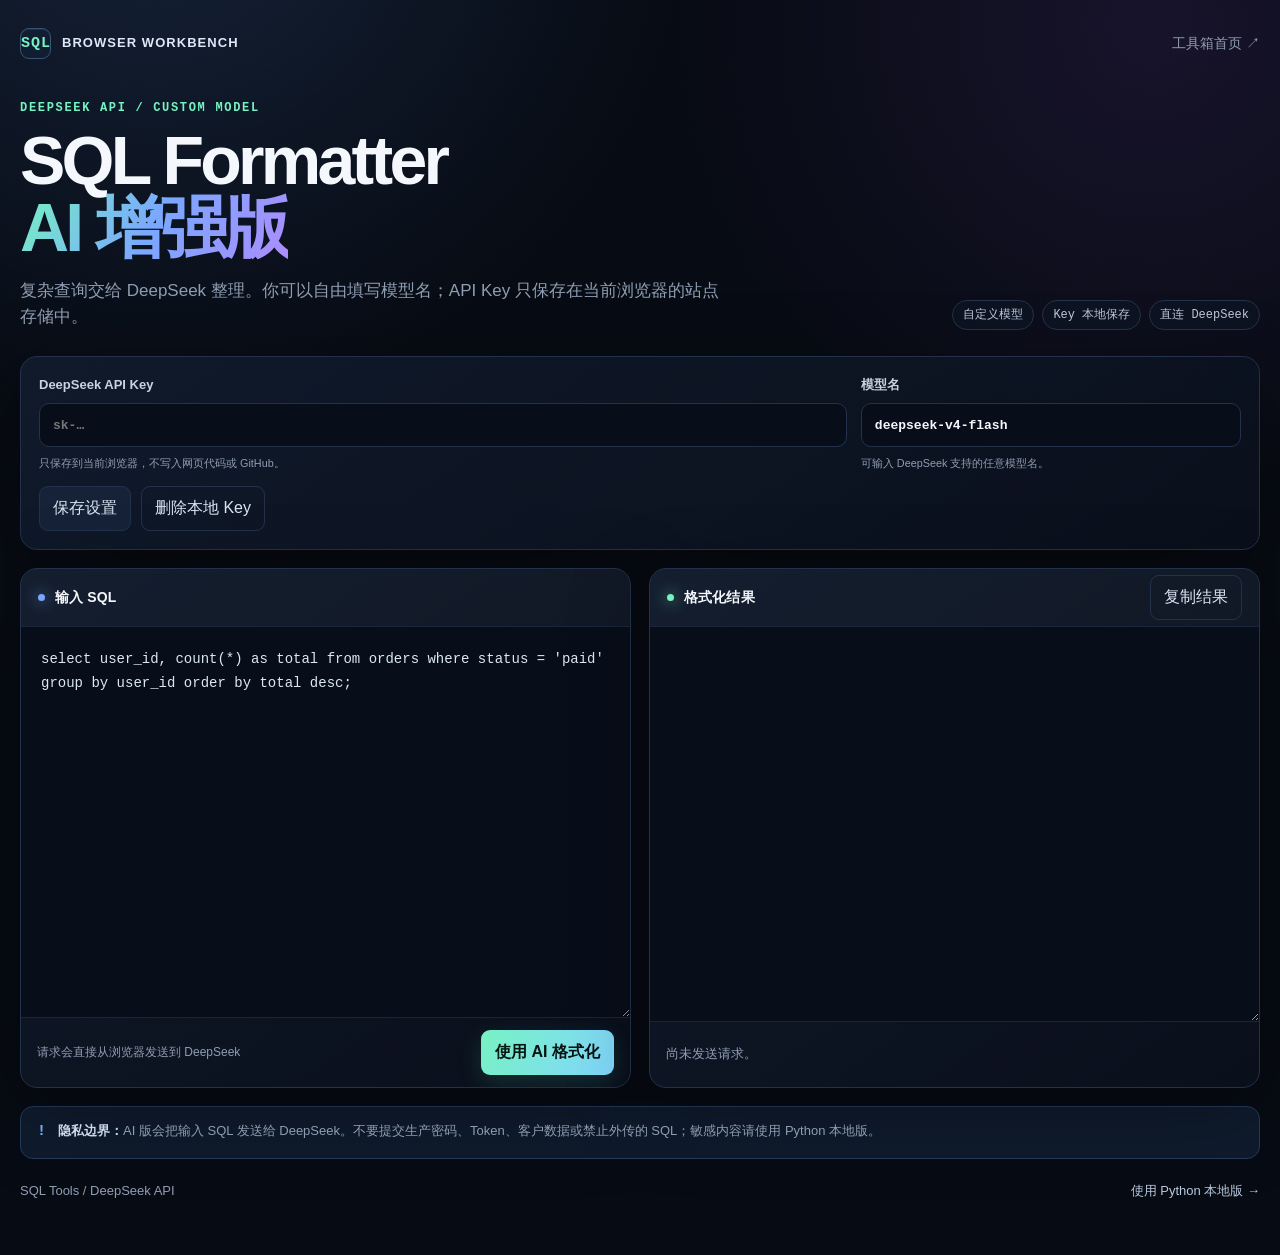
<file: sql-ai/index.html>
<!doctype html>
<html lang="zh-CN">
<head>
  <meta charset="utf-8">
  <meta name="viewport" content="width=device-width, initial-scale=1">
  <meta name="description" content="使用 DeepSeek AI 格式化 SQL。API Key 只保存在当前浏览器。">
  <meta http-equiv="Content-Security-Policy" content="default-src 'none'; script-src 'self'; style-src 'self'; connect-src 'self' https://api.deepseek.com; base-uri 'none'; form-action 'none'; frame-ancestors 'none'">
  <title>SQL Formatter · DeepSeek AI 版</title>
  <link rel="stylesheet" href="../sql/tool.css?v=2">
  <script src="./app.js?v=2" defer></script>
</head>
<body>
  <main class="shell">
    <nav class="topbar" aria-label="页面导航">
      <div class="brand"><span class="brand-mark">SQL</span><span>Browser Workbench</span></div>
      <a class="nav" href="../">工具箱首页 ↗</a>
    </nav>
    <header class="hero">
      <div class="hero-copy">
        <div class="eyebrow">DEEPSEEK API / CUSTOM MODEL</div>
        <h1>SQL Formatter<br><span class="accent">AI 增强版</span></h1>
        <p class="lede">复杂查询交给 DeepSeek 整理。你可以自由填写模型名；API Key 只保存在当前浏览器的站点存储中。</p>
      </div>
      <div class="trust" aria-label="隐私与运行方式"><span class="chip">自定义模型</span><span class="chip">Key 本地保存</span><span class="chip">直连 DeepSeek</span></div>
    </header>
    <section class="panel config-panel" aria-label="DeepSeek 设置">
      <div class="config-grid">
        <label class="field"><span>DeepSeek API Key</span><input id="api-key" type="password" autocomplete="off" spellcheck="false" placeholder="sk-…"><small>只保存到当前浏览器，不写入网页代码或 GitHub。</small></label>
        <label class="field"><span>模型名</span><input id="model-name" list="model-options" autocomplete="off" spellcheck="false" value="deepseek-v4-flash"><small>可输入 DeepSeek 支持的任意模型名。</small></label>
        <datalist id="model-options"><option value="deepseek-v4-flash"><option value="deepseek-v4-pro"></datalist>
      </div>
      <div class="config-actions"><button id="save-key" type="button">保存设置</button><button class="ghost" id="clear-key" type="button">删除本地 Key</button></div>
    </section>
    <section class="workspace" aria-label="AI SQL 格式化工作区">
      <article class="panel editor-panel">
        <div class="panel-head"><div class="panel-title"><h2>输入 SQL</h2></div></div>
        <textarea class="editor" id="input" spellcheck="false" aria-label="SQL 输入">select user_id, count(*) as total from orders where status = 'paid' group by user_id order by total desc;</textarea>
        <div class="panel-foot"><span class="small">请求会直接从浏览器发送到 DeepSeek</span><button class="primary" id="format" type="button">使用 AI 格式化</button></div>
      </article>
      <article class="panel editor-panel output-panel">
        <div class="panel-head"><div class="panel-title"><h2>格式化结果</h2></div><button class="ghost" id="copy" type="button">复制结果</button></div>
        <textarea class="editor" id="output" spellcheck="false" aria-label="SQL 输出" readonly></textarea>
        <div class="panel-foot"><p class="status" id="status" role="status">尚未发送请求。</p></div>
      </article>
    </section>
    <p class="privacy-note"><span class="privacy-icon">!</span><span><strong>隐私边界：</strong>AI 版会把输入 SQL 发送给 DeepSeek。不要提交生产密码、Token、客户数据或禁止外传的 SQL；敏感内容请使用 Python 本地版。</span></p>
    <footer><span>SQL Tools / DeepSeek API</span><a href="../sql/">使用 Python 本地版 →</a></footer>
  </main>
</body>
</html>
</file>
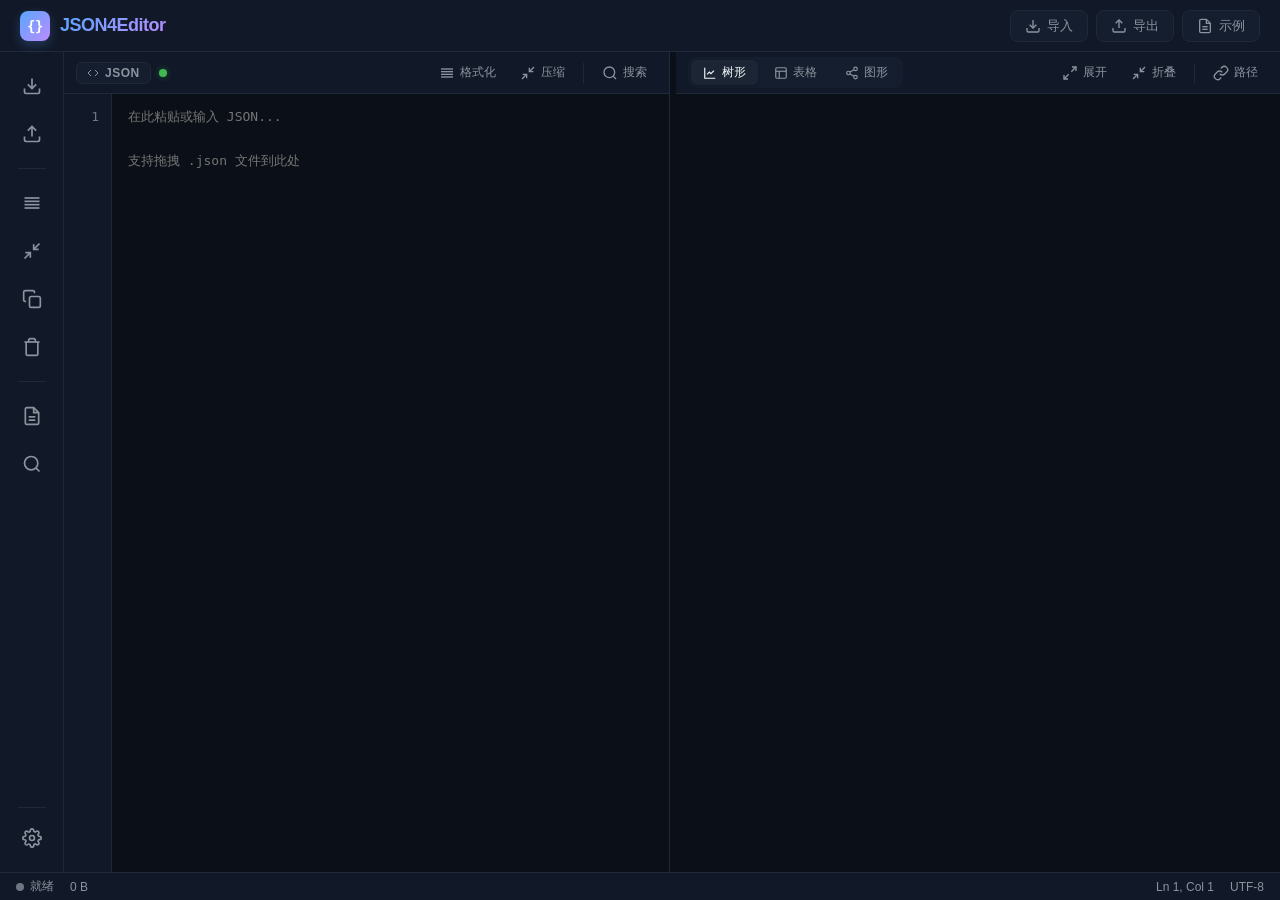
<file: standalone/json/index.html>
<!DOCTYPE html>
<html lang="zh-CN">
<head>
<meta charset="UTF-8">
<meta name="viewport" content="width=device-width, initial-scale=1.0">
<meta http-equiv="Content-Security-Policy" content="default-src 'none'; script-src 'unsafe-inline'; style-src 'unsafe-inline'; img-src data:; connect-src 'none'; font-src 'none'; object-src 'none'; base-uri 'none'; form-action 'none'; frame-src 'none'; media-src 'none'; worker-src 'none'">
<title>JSON4Editor - 本地 JSON 编辑器</title>
<meta name="description" content="一个纯本地 JSON 编辑器，支持树形视图、代码编辑、格式化、压缩、图形化展示等功能">
<style>
/* ===== CSS Reset & Variables ===== */
*, *::before, *::after { box-sizing: border-box; margin: 0; padding: 0; }

:root {
  /* Treease Dark Theme Palette */
  --bg-primary: #0b0f17;
  --bg-secondary: #111827;
  --bg-tertiary: #151e2e;
  --bg-elevated: #1c2533;
  --bg-hover: #243041;
  --bg-active: #2d3a4d;

  --border-primary: #1f2937;
  --border-secondary: #151e2e;

  --text-primary: #f0f6fc;
  --text-secondary: #8b949e;
  --text-tertiary: #6e7681;
  --text-link: #58a6ff;

  /* Accent Colors */
  --accent-blue: #58a6ff;
  --accent-green: #3fb950;
  --accent-orange: #d29922;
  --accent-red: #f85149;
  --accent-purple: #bc8cff;
  --accent-cyan: #39d2c0;
  --accent-pink: #f778ba;

  /* Syntax Colors */
  --syn-key: #79c0ff;
  --syn-string: #a5d6ff;
  --syn-number: #79c0ff;
  --syn-boolean: #ff7b72;
  --syn-null: #8b949e;
  --syn-bracket: #8b949e;
  --syn-comma: #6e7681;

  /* Tree Colors */
  --tree-string: #a5d6ff;
  --tree-number: #79c0ff;
  --tree-boolean: #ff7b72;
  --tree-null: #8b949e;
  --tree-key: #d2a8ff;

  /* Sizing */
  --sidebar-width: 64px;
  --header-height: 52px;
  --toolbar-height: 42px;
  --radius-sm: 6px;
  --radius-md: 8px;
  --radius-lg: 12px;

  /* Transitions */
  --transition-fast: 0.15s ease;
  --transition-normal: 0.25s ease;
}

html, body {
  height: 100%;
  font-family: 'Inter', -apple-system, BlinkMacSystemFont, sans-serif;
  background: var(--bg-primary);
  color: var(--text-primary);
  overflow: hidden;
  -webkit-font-smoothing: antialiased;
}

/* ===== Scrollbar ===== */
::-webkit-scrollbar { width: 8px; height: 8px; }
::-webkit-scrollbar-track { background: transparent; }
::-webkit-scrollbar-thumb { background: var(--border-primary); border-radius: 4px; }
::-webkit-scrollbar-thumb:hover { background: var(--text-tertiary); }

/* ===== Layout ===== */
#app {
  display: flex;
  flex-direction: column;
  height: 100vh;
}

/* ===== Header ===== */
.header {
  height: var(--header-height);
  background: var(--bg-secondary);
  border-bottom: 1px solid var(--border-primary);
  display: flex;
  align-items: center;
  justify-content: space-between;
  padding: 0 20px;
  flex-shrink: 0;
  z-index: 100;
}

.header-left {
  display: flex;
  align-items: center;
  gap: 12px;
}

.logo {
  display: flex;
  align-items: center;
  gap: 10px;
  font-size: 18px;
  font-weight: 700;
  letter-spacing: -0.5px;
}

.logo-icon {
  width: 30px;
  height: 30px;
  background: linear-gradient(135deg, var(--accent-blue), var(--accent-purple));
  border-radius: var(--radius-md);
  display: flex;
  align-items: center;
  justify-content: center;
  font-size: 14px;
  font-weight: 700;
  color: white;
  font-family: 'JetBrains Mono', monospace;
  box-shadow: 0 4px 12px rgba(88, 166, 255, 0.25);
}

.logo-text {
  background: linear-gradient(135deg, var(--accent-blue), var(--accent-purple));
  -webkit-background-clip: text;
  -webkit-text-fill-color: transparent;
  background-clip: text;
}

.header-right {
  display: flex;
  align-items: center;
  gap: 8px;
}

.header-btn {
  display: inline-flex;
  align-items: center;
  gap: 6px;
  padding: 6px 14px;
  border: 1px solid var(--border-primary);
  border-radius: var(--radius-md);
  background: var(--bg-tertiary);
  color: var(--text-secondary);
  font-size: 13px;
  font-weight: 500;
  cursor: pointer;
  transition: all var(--transition-fast);
  font-family: inherit;
}

.header-btn:hover {
  background: var(--bg-hover);
  color: var(--text-primary);
  border-color: var(--text-tertiary);
}

.header-btn svg {
  width: 16px;
  height: 16px;
  flex-shrink: 0;
}

/* ===== Main Content ===== */
.main {
  flex: 1;
  display: flex;
  overflow: hidden;
  position: relative;
}

/* ===== Sidebar ===== */
.sidebar {
  width: var(--sidebar-width);
  background: var(--bg-secondary);
  border-right: 1px solid var(--border-primary);
  display: flex;
  flex-direction: column;
  align-items: center;
  padding: 12px 0;
  gap: 8px;
  flex-shrink: 0;
  z-index: 50;
}

.sidebar-group {
  display: flex;
  flex-direction: column;
  gap: 4px;
  width: 100%;
  align-items: center;
}

.sidebar-separator {
  width: 28px;
  height: 1px;
  background: var(--border-primary);
  margin: 4px 0;
}

.sidebar-btn {
  width: 44px;
  height: 44px;
  display: flex;
  align-items: center;
  justify-content: center;
  border: none;
  border-radius: var(--radius-md);
  background: transparent;
  color: var(--text-secondary);
  cursor: pointer;
  transition: all var(--transition-fast);
  position: relative;
}

.sidebar-btn:hover {
  background: var(--bg-hover);
  color: var(--text-primary);
}

.sidebar-btn:active {
  transform: scale(0.95);
}

.sidebar-btn svg {
  width: 20px;
  height: 20px;
  flex-shrink: 0;
}

.tooltip {
  position: absolute;
  left: 52px;
  top: 50%;
  transform: translateY(-50%);
  background: var(--bg-elevated);
  color: var(--text-primary);
  padding: 5px 10px;
  border-radius: var(--radius-sm);
  font-size: 12px;
  white-space: nowrap;
  opacity: 0;
  pointer-events: none;
  transition: opacity var(--transition-fast), transform var(--transition-fast);
  z-index: 1000;
  border: 1px solid var(--border-primary);
  box-shadow: 0 4px 12px rgba(0, 0, 0, 0.3);
}

.sidebar-btn:hover .tooltip {
  opacity: 1;
  transform: translateY(-50%) translateX(4px);
}

.sidebar-bottom {
  margin-top: auto;
  display: flex;
  flex-direction: column;
  gap: 4px;
  width: 100%;
  align-items: center;
}

/* ===== Panels ===== */
.panel {
  display: flex;
  flex-direction: column;
  min-width: 300px;
  overflow: hidden;
}

.panel-center {
  flex: 1;
  min-width: 350px;
  border-right: 1px solid var(--border-primary);
}

.panel-right {
  flex: 1;
}

@media (max-width: 900px) {
  .panel-center { min-width: 300px; }
  .panel-right { min-width: 280px; }
  .header-btn span { display: none; }
  .header-btn { padding: 7px; }
}

/* ===== Panel Header (Toolbar) ===== */
.panel-header {
  height: var(--toolbar-height);
  background: var(--bg-secondary);
  border-bottom: 1px solid var(--border-primary);
  display: flex;
  align-items: center;
  justify-content: space-between;
  padding: 0 12px;
  flex-shrink: 0;
  gap: 12px;
}

.panel-title {
  display: flex;
  align-items: center;
  gap: 8px;
  font-size: 12px;
  font-weight: 600;
  color: var(--text-secondary);
  text-transform: uppercase;
  letter-spacing: 0.5px;
}

.lang-badge {
  display: inline-flex;
  align-items: center;
  gap: 6px;
  padding: 3px 10px;
  border-radius: var(--radius-sm);
  background: var(--bg-tertiary);
  border: 1px solid var(--border-primary);
  color: var(--text-secondary);
  font-size: 12px;
  font-weight: 600;
  text-transform: uppercase;
  letter-spacing: 0.5px;
}

.panel-title-dot {
  width: 8px;
  height: 8px;
  border-radius: 50%;
  background: var(--accent-green);
  box-shadow: 0 0 6px rgba(63, 185, 80, 0.4);
}

.panel-title-dot.error {
  background: var(--accent-red);
  box-shadow: 0 0 6px rgba(248, 81, 73, 0.4);
}

.panel-actions {
  display: flex;
  align-items: center;
  gap: 4px;
}

.toolbar-btn {
  display: inline-flex;
  align-items: center;
  gap: 5px;
  padding: 4px 10px;
  border: none;
  border-radius: 4px;
  background: transparent;
  color: var(--text-secondary);
  font-size: 12px;
  font-weight: 500;
  cursor: pointer;
  transition: all var(--transition-fast);
  font-family: inherit;
}

.toolbar-btn:hover {
  background: var(--bg-hover);
  color: var(--text-primary);
}

.toolbar-btn:active {
  transform: scale(0.95);
}

.toolbar-btn.active {
  background: var(--bg-active);
  color: var(--accent-blue);
}

.toolbar-btn svg {
  width: 16px;
  height: 16px;
  flex-shrink: 0;
}

.toolbar-separator {
  width: 1px;
  height: 20px;
  background: var(--border-primary);
  margin: 0 4px;
}

/* ===== View Tabs ===== */
.view-tabs {
  display: flex;
  align-items: center;
  gap: 4px;
  background: var(--bg-tertiary);
  padding: 3px;
  border-radius: var(--radius-md);
}

.view-tab {
  padding: 4px 12px;
  border: none;
  border-radius: var(--radius-sm);
  background: transparent;
  color: var(--text-secondary);
  font-size: 12px;
  font-weight: 500;
  cursor: pointer;
  transition: all var(--transition-fast);
  font-family: inherit;
  display: inline-flex;
  align-items: center;
  gap: 5px;
}

.view-tab:hover {
  color: var(--text-primary);
}

.view-tab.active {
  background: var(--bg-elevated);
  color: var(--text-primary);
  box-shadow: 0 1px 3px rgba(0, 0, 0, 0.2);
}

.view-tab svg {
  width: 14px;
  height: 14px;
  flex-shrink: 0;
}

/* ===== Resizer ===== */
.resizer {
  width: 6px;
  cursor: col-resize;
  background: transparent;
  position: relative;
  z-index: 10;
  flex-shrink: 0;
  transition: background var(--transition-fast);
}

.resizer:hover, .resizer.active {
  background: var(--accent-blue);
}

/* ===== Search Bar ===== */
.search-bar {
  display: none;
  align-items: center;
  gap: 8px;
  padding: 8px 12px;
  background: var(--bg-tertiary);
  border-bottom: 1px solid var(--border-primary);
}

.search-bar.visible {
  display: flex;
}

.search-input {
  flex: 1;
  background: transparent;
  border: none;
  outline: none;
  color: var(--text-primary);
  font-size: 13px;
  font-family: inherit;
}

.search-input::placeholder {
  color: var(--text-tertiary);
}

.search-count {
  font-size: 12px;
  color: var(--text-tertiary);
  white-space: nowrap;
}

/* ===== Error Bar ===== */
.error-bar {
  display: none;
  align-items: center;
  gap: 8px;
  padding: 8px 12px;
  background: rgba(248, 81, 73, 0.1);
  border-bottom: 1px solid rgba(248, 81, 73, 0.3);
  color: var(--accent-red);
  font-size: 12px;
}

.error-bar.visible {
  display: flex;
}

.error-bar svg {
  width: 16px;
  height: 16px;
  flex-shrink: 0;
}

/* ===== Code Editor ===== */
.editor-container {
  flex: 1;
  overflow: hidden;
  position: relative;
}

.editor-wrapper {
  display: flex;
  height: 100%;
  overflow: auto;
}

.line-numbers {
  padding: 12px 0;
  background: var(--bg-secondary);
  border-right: 1px solid var(--border-primary);
  user-select: none;
  flex-shrink: 0;
  min-width: 48px;
  text-align: right;
}

.line-number {
  display: block;
  padding: 0 12px 0 8px;
  font-family: 'JetBrains Mono', monospace;
  font-size: 13px;
  line-height: 22px;
  color: var(--text-tertiary);
  height: 22px;
}

.line-number.active {
  color: var(--text-secondary);
}

.line-number.error {
  color: var(--accent-red);
  font-weight: 600;
}

.code-area {
  flex: 1;
  position: relative;
  overflow: hidden;
}

#jsonInput {
  width: 100%;
  height: 100%;
  padding: 12px 16px;
  background: transparent;
  border: none;
  outline: none;
  color: var(--text-primary);
  font-family: 'JetBrains Mono', monospace;
  font-size: 13px;
  line-height: 22px;
  resize: none;
  tab-size: 2;
  white-space: pre;
  overflow: auto;
  position: absolute;
  top: 0;
  left: 0;
  z-index: 2;
  caret-color: var(--accent-blue);
}

.drop-zone {
  display: none;
  position: absolute;
  inset: 0;
  background: rgba(88, 166, 255, 0.1);
  border: 2px dashed var(--accent-blue);
  align-items: center;
  justify-content: center;
  z-index: 20;
  backdrop-filter: blur(2px);
}

.drop-zone.visible {
  display: flex;
}

.drop-zone-text {
  font-size: 16px;
  color: var(--text-primary);
  font-weight: 500;
}

/* ===== Tree View ===== */
.tree-container {
  flex: 1;
  overflow: auto;
  padding: 12px 0;
}

.tree-node {
  position: relative;
}

.tree-children {
  overflow: hidden;
  transition: height var(--transition-normal);
}

.tree-children.collapsed {
  display: none;
}

.tree-row {
  display: flex;
  align-items: flex-start;
  padding: 2px 16px 2px 0;
  min-height: 28px;
  cursor: default;
  transition: background var(--transition-fast);
  border-radius: 0;
}

.tree-row:hover {
  background: var(--bg-hover);
}

.tree-row.selected {
  background: rgba(88, 166, 255, 0.12);
}

.tree-indent {
  display: inline-flex;
  flex-shrink: 0;
}

.tree-indent-guide {
  width: 24px;
  height: 100%;
  position: relative;
  flex-shrink: 0;
}

.tree-toggle {
  width: 24px;
  height: 28px;
  display: inline-flex;
  align-items: center;
  justify-content: center;
  cursor: pointer;
  color: var(--text-tertiary);
  flex-shrink: 0;
  transition: color var(--transition-fast);
  border: none;
  background: none;
  padding: 0;
}

.tree-toggle:hover {
  color: var(--text-primary);
}

.tree-toggle svg {
  width: 14px;
  height: 14px;
  transition: transform var(--transition-fast);
}

.tree-toggle.collapsed svg {
  transform: rotate(-90deg);
}

.tree-toggle-placeholder {
  width: 24px;
  flex-shrink: 0;
}

.tree-content {
  display: flex;
  align-items: baseline;
  gap: 6px;
  flex: 1;
  min-width: 0;
  padding: 3px 0;
  font-family: 'JetBrains Mono', monospace;
  font-size: 13px;
  line-height: 22px;
}

.tree-key {
  color: var(--tree-key);
  flex-shrink: 0;
}

.tree-colon {
  color: var(--text-tertiary);
  flex-shrink: 0;
}

.tree-value {
  word-break: break-all;
}

.tree-value.string { color: var(--tree-string); }
.tree-value.number { color: var(--tree-number); }
.tree-value.boolean { color: var(--tree-boolean); }
.tree-value.null { color: var(--tree-null); }

.tree-bracket {
  color: var(--text-tertiary);
}

.tree-type-badge {
  color: var(--text-tertiary);
  font-size: 11px;
  background: var(--bg-elevated);
  padding: 0 6px;
  border-radius: 4px;
  margin-left: 2px;
}

/* ===== Empty State ===== */
.empty-state {
  display: none;
  flex-direction: column;
  align-items: center;
  justify-content: center;
  height: 100%;
  color: var(--text-secondary);
  text-align: center;
  padding: 40px;
  gap: 16px;
}

.empty-state svg {
  width: 64px;
  height: 64px;
  color: var(--text-tertiary);
  opacity: 0.5;
}

.empty-state p {
  font-size: 14px;
  line-height: 1.6;
}

/* ===== Table View ===== */
.table-container {
  flex: 1;
  overflow: auto;
  display: none;
}

.table-container.visible {
  display: block;
}

.json-table {
  width: 100%;
  border-collapse: collapse;
  font-family: 'JetBrains Mono', monospace;
  font-size: 13px;
}

.json-table th {
  position: sticky;
  top: 0;
  background: var(--bg-secondary);
  padding: 8px 14px;
  text-align: left;
  font-weight: 600;
  color: var(--text-secondary);
  border-bottom: 2px solid var(--border-primary);
  white-space: nowrap;
  z-index: 5;
}

.json-table td {
  padding: 6px 14px;
  border-bottom: 1px solid var(--border-secondary);
  color: var(--text-primary);
  max-width: 400px;
  overflow: hidden;
  text-overflow: ellipsis;
  white-space: nowrap;
}

.json-table tr:hover td {
  background: var(--bg-hover);
}

/* ===== Graph View ===== */
.graph-container {
  flex: 1;
  overflow: hidden;
  position: relative;
  display: none;
  background: #f8fafc;
}

.graph-container.visible {
  display: block;
}

#graphCanvas {
  display: block;
  width: 100%;
  height: 100%;
  cursor: grab;
}

#graphCanvas:active {
  cursor: grabbing;
}

.graph-toolbar {
  position: absolute;
  top: 12px;
  right: 12px;
  display: flex;
  gap: 6px;
  z-index: 10;
  padding: 4px;
  border: 1px solid #cbd5e1;
  border-radius: 8px;
  background: rgba(255, 255, 255, 0.92);
  box-shadow: 0 2px 8px rgba(15, 23, 42, 0.08);
}

.graph-toolbar .toolbar-btn {
  color: #475569;
  border-radius: 5px;
}

.graph-toolbar .toolbar-btn:hover {
  background: #e2e8f0;
  color: #0f172a;
}

.graph-hint {
  position: absolute;
  top: 18px;
  left: 50%;
  transform: translateX(-50%);
  color: #64748b;
  font-size: 12px;
  pointer-events: none;
  background: rgba(255, 255, 255, 0.92);
  padding: 6px 10px;
  border-radius: var(--radius-sm);
  border: 1px solid #cbd5e1;
  box-shadow: 0 2px 8px rgba(15, 23, 42, 0.08);
  transition: opacity var(--transition-fast);
}

.graph-container.graph-interacted .graph-hint {
  opacity: 0;
}

#graphEmpty {
  background: #f8fafc !important;
  color: #64748b;
}

#graphEmpty svg {
  color: #94a3b8;
}

/* ===== Path Breadcrumb ===== */
.path-bar {
  display: none;
  align-items: center;
  gap: 4px;
  padding: 6px 12px;
  background: var(--bg-tertiary);
  border-bottom: 1px solid var(--border-primary);
  font-size: 12px;
  font-family: 'JetBrains Mono', monospace;
  color: var(--text-tertiary);
  overflow-x: auto;
  white-space: nowrap;
}

.path-bar.visible {
  display: flex;
}

.path-segment {
  color: var(--text-secondary);
  cursor: pointer;
  padding: 2px 4px;
  border-radius: 3px;
  transition: all var(--transition-fast);
}

.path-segment:hover {
  background: var(--bg-hover);
  color: var(--text-primary);
}

.path-separator {
  color: var(--text-tertiary);
}

/* ===== Status Bar ===== */
.status-bar {
  height: 28px;
  background: var(--bg-secondary);
  border-top: 1px solid var(--border-primary);
  display: flex;
  align-items: center;
  justify-content: space-between;
  padding: 0 16px;
  font-size: 12px;
  color: var(--text-secondary);
  flex-shrink: 0;
}

.status-left, .status-right {
  display: flex;
  align-items: center;
  gap: 16px;
}

.status-item {
  display: flex;
  align-items: center;
  gap: 6px;
}

.status-dot {
  width: 8px;
  height: 8px;
  border-radius: 50%;
  background: var(--text-tertiary);
}

.status-dot.valid { background: var(--accent-green); }
.status-dot.invalid { background: var(--accent-red); }

/* ===== Toast ===== */
.toast-container {
  position: fixed;
  bottom: 40px;
  left: 50%;
  transform: translateX(-50%);
  display: flex;
  flex-direction: column;
  gap: 8px;
  z-index: 1000;
  pointer-events: none;
}

.toast {
  background: var(--bg-elevated);
  color: var(--text-primary);
  padding: 10px 18px;
  border-radius: var(--radius-md);
  font-size: 13px;
  font-weight: 500;
  box-shadow: 0 8px 24px rgba(0, 0, 0, 0.35);
  border: 1px solid var(--border-primary);
  opacity: 1;
  transition: opacity 0.3s ease, transform 0.3s ease;
}

.toast.success { border-left: 3px solid var(--accent-green); }
.toast.error { border-left: 3px solid var(--accent-red); }
.toast.info { border-left: 3px solid var(--accent-blue); }

.toast.fade-out {
  opacity: 0;
  transform: translateY(10px);
}
</style>
  <link rel="canonical" href="https://json.nofeetbird.tech/">
</head>
<body>

<div id="app">
  <!-- Header -->
  <header class="header">
    <div class="header-left">
      <div class="logo">
        <div class="logo-icon">{}</div>
        <span class="logo-text">JSON4Editor</span>
      </div>
    </div>
    <div class="header-right">
      <button class="header-btn" onclick="importFile()" title="导入 JSON 文件">
        <svg viewBox="0 0 24 24" fill="none" stroke="currentColor" stroke-width="2"><path d="M21 15v4a2 2 0 0 1-2 2H5a2 2 0 0 1-2-2v-4"/><polyline points="7 10 12 15 17 10"/><line x1="12" y1="15" x2="12" y2="3"/></svg>
        <span>导入</span>
      </button>
      <button class="header-btn" onclick="exportFile()" title="导出 JSON 文件">
        <svg viewBox="0 0 24 24" fill="none" stroke="currentColor" stroke-width="2"><path d="M21 15v4a2 2 0 0 1-2 2H5a2 2 0 0 1-2-2v-4"/><polyline points="17 8 12 3 7 8"/><line x1="12" y1="3" x2="12" y2="15"/></svg>
        <span>导出</span>
      </button>
      <button class="header-btn" onclick="loadSample()" title="加载示例数据">
        <svg viewBox="0 0 24 24" fill="none" stroke="currentColor" stroke-width="2"><path d="M14 2H6a2 2 0 0 0-2 2v16a2 2 0 0 0 2 2h12a2 2 0 0 0 2-2V8z"/><polyline points="14 2 14 8 20 8"/><line x1="16" y1="13" x2="8" y2="13"/><line x1="16" y1="17" x2="8" y2="17"/></svg>
        <span>示例</span>
      </button>
    </div>
  </header>

  <!-- Main Content -->
  <div class="main">
    <!-- Left Sidebar -->
    <aside class="sidebar">
      <div class="sidebar-group">
        <button class="sidebar-btn" onclick="importFile()">
          <svg viewBox="0 0 24 24" fill="none" stroke="currentColor" stroke-width="2"><path d="M21 15v4a2 2 0 0 1-2 2H5a2 2 0 0 1-2-2v-4"/><polyline points="7 10 12 15 17 10"/><line x1="12" y1="15" x2="12" y2="3"/></svg>
          <span class="tooltip">导入</span>
        </button>
        <button class="sidebar-btn" onclick="exportFile()">
          <svg viewBox="0 0 24 24" fill="none" stroke="currentColor" stroke-width="2"><path d="M21 15v4a2 2 0 0 1-2 2H5a2 2 0 0 1-2-2v-4"/><polyline points="17 8 12 3 7 8"/><line x1="12" y1="3" x2="12" y2="15"/></svg>
          <span class="tooltip">导出</span>
        </button>
      </div>
      <div class="sidebar-separator"></div>
      <div class="sidebar-group">
        <button class="sidebar-btn" onclick="formatJSON()">
          <svg viewBox="0 0 24 24" fill="none" stroke="currentColor" stroke-width="2"><line x1="21" y1="10" x2="3" y2="10"/><line x1="21" y1="6" x2="3" y2="6"/><line x1="21" y1="14" x2="3" y2="14"/><line x1="21" y1="18" x2="3" y2="18"/></svg>
          <span class="tooltip">格式化</span>
        </button>
        <button class="sidebar-btn" onclick="minifyJSON()">
          <svg viewBox="0 0 24 24" fill="none" stroke="currentColor" stroke-width="2"><polyline points="4 14 10 14 10 20"/><polyline points="20 10 14 10 14 4"/><line x1="14" y1="10" x2="21" y2="3"/><line x1="3" y1="21" x2="10" y2="14"/></svg>
          <span class="tooltip">压缩</span>
        </button>
        <button class="sidebar-btn" onclick="copyJSON()">
          <svg viewBox="0 0 24 24" fill="none" stroke="currentColor" stroke-width="2"><rect x="9" y="9" width="13" height="13" rx="2" ry="2"/><path d="M5 15H4a2 2 0 0 1-2-2V4a2 2 0 0 1 2-2h9a2 2 0 0 1 2 2v1"/></svg>
          <span class="tooltip">复制 JSON</span>
        </button>
        <button class="sidebar-btn" onclick="clearEditor()">
          <svg viewBox="0 0 24 24" fill="none" stroke="currentColor" stroke-width="2"><polyline points="3 6 5 6 21 6"/><path d="M19 6v14a2 2 0 0 1-2 2H7a2 2 0 0 1-2-2V6m3 0V4a2 2 0 0 1 2-2h4a2 2 0 0 1 2 2v2"/></svg>
          <span class="tooltip">清空</span>
        </button>
      </div>
      <div class="sidebar-separator"></div>
      <div class="sidebar-group">
        <button class="sidebar-btn" onclick="loadSample()">
          <svg viewBox="0 0 24 24" fill="none" stroke="currentColor" stroke-width="2"><path d="M14 2H6a2 2 0 0 0-2 2v16a2 2 0 0 0 2 2h12a2 2 0 0 0 2-2V8z"/><polyline points="14 2 14 8 20 8"/><line x1="16" y1="13" x2="8" y2="13"/><line x1="16" y1="17" x2="8" y2="17"/></svg>
          <span class="tooltip">示例</span>
        </button>
        <button class="sidebar-btn" onclick="toggleSearch()">
          <svg viewBox="0 0 24 24" fill="none" stroke="currentColor" stroke-width="2"><circle cx="11" cy="11" r="8"/><line x1="21" y1="21" x2="16.65" y2="16.65"/></svg>
          <span class="tooltip">搜索</span>
        </button>
      </div>
      <div class="sidebar-bottom">
        <div class="sidebar-separator"></div>
        <button class="sidebar-btn" onclick="showToast('设置功能开发中', 'info')">
          <svg viewBox="0 0 24 24" fill="none" stroke="currentColor" stroke-width="2"><circle cx="12" cy="12" r="3"/><path d="M19.4 15a1.65 1.65 0 0 0 .33 1.82l.06.06a2 2 0 0 1 0 2.83 2 2 0 0 1-2.83 0l-.06-.06a1.65 1.65 0 0 0-1.82-.33 1.65 1.65 0 0 0-1 1.51V21a2 2 0 0 1-2 2 2 2 0 0 1-2-2v-.09A1.65 1.65 0 0 0 9 19.4a1.65 1.65 0 0 0-1.82.33l-.06.06a2 2 0 0 1-2.83 0 2 2 0 0 1 0-2.83l.06-.06a1.65 1.65 0 0 0 .33-1.82 1.65 1.65 0 0 0-1.51-1H3a2 2 0 0 1-2-2 2 2 0 0 1 2-2h.09A1.65 1.65 0 0 0 4.6 9a1.65 1.65 0 0 0-.33-1.82l-.06-.06a2 2 0 0 1 0-2.83 2 2 0 0 1 2.83 0l.06.06a1.65 1.65 0 0 0 1.82.33H9a1.65 1.65 0 0 0 1-1.51V3a2 2 0 0 1 2-2 2 2 0 0 1 2 2v.09a1.65 1.65 0 0 0 1 1.51 1.65 1.65 0 0 0 1.82-.33l.06-.06a2 2 0 0 1 2.83 0 2 2 0 0 1 0 2.83l-.06.06a1.65 1.65 0 0 0-.33 1.82V9a1.65 1.65 0 0 0 1.51 1H21a2 2 0 0 1 2 2 2 2 0 0 1-2 2h-.09a1.65 1.65 0 0 0-1.51 1z"/></svg>
          <span class="tooltip">设置</span>
        </button>
      </div>
    </aside>

    <!-- Center Panel: Code Editor -->
    <div class="panel panel-center" id="panelCenter">
      <div class="panel-header">
        <div class="panel-title">
          <span class="lang-badge">
            <svg viewBox="0 0 24 24" fill="none" stroke="currentColor" stroke-width="2" style="width:12px;height:12px"><polyline points="16 18 22 12 16 6"/><polyline points="8 6 2 12 8 18"/></svg>
            JSON
          </span>
          <span class="panel-title-dot" id="validIndicator"></span>
        </div>
        <div class="panel-actions">
          <button class="toolbar-btn" onclick="formatJSON()" title="格式化 (Ctrl+Shift+F)">
            <svg viewBox="0 0 24 24" fill="none" stroke="currentColor" stroke-width="2"><line x1="21" y1="10" x2="3" y2="10"/><line x1="21" y1="6" x2="3" y2="6"/><line x1="21" y1="14" x2="3" y2="14"/><line x1="21" y1="18" x2="3" y2="18"/></svg>
            格式化
          </button>
          <button class="toolbar-btn" onclick="minifyJSON()" title="压缩">
            <svg viewBox="0 0 24 24" fill="none" stroke="currentColor" stroke-width="2"><polyline points="4 14 10 14 10 20"/><polyline points="20 10 14 10 14 4"/><line x1="14" y1="10" x2="21" y2="3"/><line x1="3" y1="21" x2="10" y2="14"/></svg>
            压缩
          </button>
          <div class="toolbar-separator"></div>
          <button class="toolbar-btn" onclick="toggleSearch()" title="搜索 (Ctrl+F)">
            <svg viewBox="0 0 24 24" fill="none" stroke="currentColor" stroke-width="2"><circle cx="11" cy="11" r="8"/><line x1="21" y1="21" x2="16.65" y2="16.65"/></svg>
            搜索
          </button>
        </div>
      </div>
      <div class="search-bar" id="searchBar">
        <svg viewBox="0 0 24 24" fill="none" stroke="currentColor" stroke-width="2" style="width:14px;height:14px;flex-shrink:0;color:var(--text-tertiary)"><circle cx="11" cy="11" r="8"/><line x1="21" y1="21" x2="16.65" y2="16.65"/></svg>
        <input type="text" class="search-input" id="searchInput" placeholder="搜索 JSON..." oninput="handleSearch()">
        <span class="search-count" id="searchCount"></span>
        <button class="toolbar-btn" onclick="toggleSearch()" title="关闭搜索">
          <svg viewBox="0 0 24 24" fill="none" stroke="currentColor" stroke-width="2" style="width:14px;height:14px"><line x1="18" y1="6" x2="6" y2="18"/><line x1="6" y1="6" x2="18" y2="18"/></svg>
        </button>
      </div>
      <div class="error-bar" id="errorBar">
        <svg viewBox="0 0 24 24" fill="none" stroke="currentColor" stroke-width="2"><circle cx="12" cy="12" r="10"/><line x1="15" y1="9" x2="9" y2="15"/><line x1="9" y1="9" x2="15" y2="15"/></svg>
        <span id="errorMessage"></span>
      </div>
      <div class="editor-container" id="editorContainer">
        <div class="editor-wrapper" id="editorWrapper">
          <div class="line-numbers" id="lineNumbers"></div>
          <div class="code-area">
            <textarea id="jsonInput" spellcheck="false" placeholder="在此粘贴或输入 JSON...&#10;&#10;支持拖拽 .json 文件到此处"></textarea>
          </div>
        </div>
        <div class="drop-zone" id="dropZone">
          <span class="drop-zone-text">📄 释放文件以导入 JSON</span>
        </div>
      </div>
    </div>

    <!-- Resizer -->
    <div class="resizer" id="resizer"></div>

    <!-- Right Panel: Tree / Table / Graph -->
    <div class="panel panel-right" id="panelRight">
      <div class="panel-header">
        <div class="view-tabs">
          <button class="view-tab active" data-view="tree" onclick="switchView('tree')">
            <svg viewBox="0 0 24 24" fill="none" stroke="currentColor" stroke-width="2"><path d="M3 3v18h18"/><path d="M18.7 8l-5.1 5.2-2.8-2.7L7 14.3"/></svg>
            树形
          </button>
          <button class="view-tab" data-view="table" onclick="switchView('table')">
            <svg viewBox="0 0 24 24" fill="none" stroke="currentColor" stroke-width="2"><rect x="3" y="3" width="18" height="18" rx="2" ry="2"/><line x1="3" y1="9" x2="21" y2="9"/><line x1="9" y1="21" x2="9" y2="9"/></svg>
            表格
          </button>
          <button class="view-tab" data-view="graph" onclick="switchView('graph')">
            <svg viewBox="0 0 24 24" fill="none" stroke="currentColor" stroke-width="2"><circle cx="18" cy="5" r="3"/><circle cx="6" cy="12" r="3"/><circle cx="18" cy="19" r="3"/><line x1="8.59" y1="13.51" x2="15.42" y2="17.49"/><line x1="15.41" y1="6.51" x2="8.59" y2="10.49"/></svg>
            图形
          </button>
        </div>
        <div class="panel-actions" id="rightPanelActions">
          <button class="toolbar-btn" onclick="expandAll()" title="全部展开">
            <svg viewBox="0 0 24 24" fill="none" stroke="currentColor" stroke-width="2"><polyline points="15 3 21 3 21 9"/><polyline points="9 21 3 21 3 15"/><line x1="21" y1="3" x2="14" y2="10"/><line x1="3" y1="21" x2="10" y2="14"/></svg>
            展开
          </button>
          <button class="toolbar-btn" onclick="collapseAll()" title="全部折叠">
            <svg viewBox="0 0 24 24" fill="none" stroke="currentColor" stroke-width="2"><polyline points="4 14 10 14 10 20"/><polyline points="20 10 14 10 14 4"/><line x1="14" y1="10" x2="21" y2="3"/><line x1="3" y1="21" x2="10" y2="14"/></svg>
            折叠
          </button>
          <div class="toolbar-separator"></div>
          <button class="toolbar-btn" onclick="copyPath()" title="复制当前路径">
            <svg viewBox="0 0 24 24" fill="none" stroke="currentColor" stroke-width="2"><path d="M10 13a5 5 0 0 0 7.54.54l3-3a5 5 0 0 0-7.07-7.07l-1.72 1.71"/><path d="M14 11a5 5 0 0 0-7.54-.54l-3 3a5 5 0 0 0 7.07 7.07l1.71-1.71"/></svg>
            路径
          </button>
        </div>
      </div>
      <div class="path-bar" id="pathBar"></div>
      <div class="tree-container" id="treeContainer">
        <div class="empty-state" id="emptyState">
          <svg viewBox="0 0 24 24" fill="none" stroke="currentColor" stroke-width="1.5"><path d="M14 2H6a2 2 0 0 0-2 2v16a2 2 0 0 0 2 2h12a2 2 0 0 0 2-2V8z"/><polyline points="14 2 14 8 20 8"/><line x1="12" y1="12" x2="12" y2="18"/><line x1="9" y1="15" x2="15" y2="15"/></svg>
          <p>在左侧输入 JSON 或拖拽文件<br>即可查看树形视图</p>
        </div>
      </div>
      <div class="table-container" id="tableContainer"></div>
      <div class="graph-container" id="graphContainer">
        <canvas id="graphCanvas"></canvas>
        <div class="graph-toolbar" id="graphToolbar">
          <button class="toolbar-btn" onclick="zoomGraph(1.2)" title="放大">
            <svg viewBox="0 0 24 24" fill="none" stroke="currentColor" stroke-width="2"><circle cx="11" cy="11" r="8"/><line x1="21" y1="21" x2="16.65" y2="16.65"/><line x1="11" y1="8" x2="11" y2="14"/><line x1="8" y1="11" x2="14" y2="11"/></svg>
          </button>
          <button class="toolbar-btn" onclick="zoomGraph(0.8)" title="缩小">
            <svg viewBox="0 0 24 24" fill="none" stroke="currentColor" stroke-width="2"><circle cx="11" cy="11" r="8"/><line x1="21" y1="21" x2="16.65" y2="16.65"/><line x1="8" y1="11" x2="14" y2="11"/></svg>
          </button>
          <button class="toolbar-btn" onclick="resetGraph()" title="重置视图">
            <svg viewBox="0 0 24 24" fill="none" stroke="currentColor" stroke-width="2"><path d="M3 12a9 9 0 1 0 9-9 9.75 9.75 0 0 0-6.74 2.74L3 8"/><path d="M3 3v5h5"/></svg>
          </button>
          <button class="toolbar-btn" onclick="exportGraphImage()" title="导出图形">
            <svg viewBox="0 0 24 24" fill="none" stroke="currentColor" stroke-width="2"><path d="M12 3v12"/><path d="m7 10 5 5 5-5"/><path d="M5 21h14"/></svg>
          </button>
        </div>
        <div class="graph-hint">拖拽平移 · 滚轮缩放 · 点击卡片或行高亮</div>
        <div class="empty-state" id="graphEmpty" style="display:none;position:absolute;inset:0;background:var(--bg-primary);z-index:5">
          <svg viewBox="0 0 24 24" fill="none" stroke="currentColor" stroke-width="1.5"><circle cx="18" cy="5" r="3"/><circle cx="6" cy="12" r="3"/><circle cx="18" cy="19" r="3"/><line x1="8.59" y1="13.51" x2="15.42" y2="17.49"/><line x1="15.41" y1="6.51" x2="8.59" y2="10.49"/></svg>
          <p>输入有效 JSON 后<br>在此查看结构图形</p>
        </div>
      </div>
    </div>
  </div>

  <!-- Status Bar -->
  <div class="status-bar">
    <div class="status-left">
      <span class="status-item">
        <span class="status-dot" id="statusDot"></span>
        <span id="statusText">就绪</span>
      </span>
      <span class="status-item" id="sizeInfo">0 B</span>
    </div>
    <div class="status-right">
      <span class="status-item" id="nodeCount"></span>
      <span class="status-item" id="depthInfo"></span>
      <span class="status-item" id="cursorInfo">Ln 1, Col 1</span>
      <span class="status-item">UTF-8</span>
    </div>
  </div>
</div>

<!-- Toast Container -->
<div class="toast-container" id="toastContainer"></div>

<!-- Hidden file input -->
<input type="file" id="fileInput" accept=".json,.txt" style="display:none" onchange="handleFileImport(event)">

<script>
// ===== State =====
let parsedJSON = null;
let currentPath = [];
let currentView = 'tree';
let isValid = false;
let parseTimer = null;
let currentStats = null;

const MAX_INPUT_BYTES = 10 * 1024 * 1024;
const MAX_RENDER_NODES = 20000;
const MAX_RENDER_DEPTH = 100;

// ===== Graph State =====
let graphNodes = [];
let graphEdges = [];
let graphState = { x: 0, y: 0, scale: 1, isDragging: false, didDrag: false, lastX: 0, lastY: 0 };
let selectedGraphNode = null;
let selectedGraphRowKey = null;

// ===== DOM References =====
const jsonInput = document.getElementById('jsonInput');
const lineNumbers = document.getElementById('lineNumbers');
const treeContainer = document.getElementById('treeContainer');
const tableContainer = document.getElementById('tableContainer');
const graphContainer = document.getElementById('graphContainer');
const graphCanvas = document.getElementById('graphCanvas');
const graphCtx = graphCanvas.getContext('2d');
const graphEmpty = document.getElementById('graphEmpty');
const emptyState = document.getElementById('emptyState');
const errorBar = document.getElementById('errorBar');
const errorMessage = document.getElementById('errorMessage');
const validIndicator = document.getElementById('validIndicator');
const statusDot = document.getElementById('statusDot');
const statusText = document.getElementById('statusText');
const sizeInfo = document.getElementById('sizeInfo');
const nodeCount = document.getElementById('nodeCount');
const depthInfo = document.getElementById('depthInfo');
const cursorInfo = document.getElementById('cursorInfo');
const pathBar = document.getElementById('pathBar');
const searchBar = document.getElementById('searchBar');
const searchInput = document.getElementById('searchInput');
const searchCount = document.getElementById('searchCount');
const editorWrapper = document.getElementById('editorWrapper');
const dropZone = document.getElementById('dropZone');

// ===== Initialize =====
document.addEventListener('DOMContentLoaded', () => {
  updateLineNumbers();
  setupResizer();
  setupDragDrop();
  setupKeyboardShortcuts();
  setupSyncScroll();
  setupGraphInteractions();
  updateCursorInfo();
  jsonInput.focus();

  if (location.hash === '#self-test') {
    runSelfChecks();
  }
});

// ===== Editor Input Handler =====
jsonInput.addEventListener('input', () => {
  clearTimeout(parseTimer);
  parseTimer = setTimeout(() => {
    parseAndRender();
  }, 300);
  updateLineNumbers();
});

jsonInput.addEventListener('scroll', () => {
  lineNumbers.scrollTop = jsonInput.scrollTop;
});

jsonInput.addEventListener('keydown', (e) => {
  // Tab support
  if (e.key === 'Tab') {
    e.preventDefault();
    const start = jsonInput.selectionStart;
    const end = jsonInput.selectionEnd;
    jsonInput.value = jsonInput.value.substring(0, start) + '  ' + jsonInput.value.substring(end);
    jsonInput.selectionStart = jsonInput.selectionEnd = start + 2;
    jsonInput.dispatchEvent(new Event('input'));
  }
});

jsonInput.addEventListener('keyup', updateCursorInfo);
jsonInput.addEventListener('click', updateCursorInfo);

// ===== Cursor Info =====
function updateCursorInfo() {
  const pos = jsonInput.selectionStart;
  const text = jsonInput.value.substring(0, pos);
  const lines = text.split('\n');
  const line = lines.length;
  const col = lines[lines.length - 1].length + 1;
  cursorInfo.textContent = `Ln ${line}, Col ${col}`;
}

// ===== Line Numbers =====
function updateLineNumbers() {
  const lines = jsonInput.value.split('\n');
  const count = lines.length;
  let html = '';
  for (let i = 1; i <= count; i++) {
    html += `<span class="line-number">${i}</span>`;
  }
  lineNumbers.innerHTML = html;
}

// ===== Parse & Render =====
function parseAndRender() {
  const rawText = jsonInput.value;
  const text = rawText.trim();

  if (!text) {
    parsedJSON = null;
    isValid = false;
    currentStats = null;
    updateStatus('empty');
    showEmptyState();
    hideError();
    return;
  }

  const inputBytes = new Blob([rawText]).size;
  if (inputBytes > MAX_INPUT_BYTES) {
    parsedJSON = null;
    isValid = false;
    currentStats = null;
    updateStatus('invalid');
    showError(`文件过大：最大支持 ${formatBytes(MAX_INPUT_BYTES)}，当前为 ${formatBytes(inputBytes)}`);
    showEmptyState();
    return;
  }

  try {
    parsedJSON = JSON.parse(text);
    isValid = true;
    currentStats = getJSONStats(parsedJSON);
    updateStatus('valid');
    hideError();

    if (!canRenderParsedJSON()) {
      const limitMessage = getRenderLimitMessage();
      showError(limitMessage);
      showEmptyState('JSON 已通过校验，但数据规模超过本地安全渲染限制');
      return;
    }

    if (currentView === 'tree') {
      renderTree();
    } else if (currentView === 'table') {
      renderTable();
    } else {
      renderGraph();
    }
  } catch (err) {
    parsedJSON = null;
    isValid = false;
    currentStats = null;
    updateStatus('invalid');
    showError(err.message);
    showEmptyState();
  }
}

// ===== Status Updates =====
function updateStatus(state) {
  const text = jsonInput.value;
  const size = new Blob([text]).size;
  sizeInfo.textContent = formatBytes(size);

  if (state === 'empty') {
    validIndicator.className = 'panel-title-dot';
    statusDot.className = 'status-dot';
    statusText.textContent = '就绪';
    nodeCount.textContent = '';
    depthInfo.textContent = '';
  } else if (state === 'valid') {
    validIndicator.className = 'panel-title-dot';
    statusDot.className = 'status-dot valid';
    statusText.textContent = 'JSON 有效';

    const stats = currentStats;
    nodeCount.textContent = stats.exceedsNodeLimit ? `超过 ${MAX_RENDER_NODES} 个节点` : `${stats.nodes} 个节点`;
    depthInfo.textContent = stats.exceedsDepthLimit ? `深度超过 ${MAX_RENDER_DEPTH}` : `深度 ${stats.depth}`;
  } else {
    validIndicator.className = 'panel-title-dot error';
    statusDot.className = 'status-dot invalid';
    statusText.textContent = 'JSON 无效';
    nodeCount.textContent = '';
    depthInfo.textContent = '';
  }
}

function formatBytes(bytes) {
  if (bytes === 0) return '0 B';
  const k = 1024;
  const sizes = ['B', 'KB', 'MB', 'GB'];
  const i = Math.floor(Math.log(bytes) / Math.log(k));
  return parseFloat((bytes / Math.pow(k, i)).toFixed(1)) + ' ' + sizes[i];
}

function getJSONStats(root) {
  const stack = [{ value: root, depth: 0 }];
  let nodes = 0;
  let maxDepth = 0;

  while (stack.length > 0) {
    const { value, depth } = stack.pop();
    nodes++;
    maxDepth = Math.max(maxDepth, depth);

    if (nodes > MAX_RENDER_NODES) {
      return { nodes, depth: maxDepth, exceedsNodeLimit: true, exceedsDepthLimit: false };
    }

    if (value === null || typeof value !== 'object') continue;

    const values = Array.isArray(value) ? value : Object.values(value);
    if (values.length > 0 && depth >= MAX_RENDER_DEPTH) {
      return { nodes, depth: depth + 1, exceedsNodeLimit: false, exceedsDepthLimit: true };
    }

    if (nodes + stack.length + values.length > MAX_RENDER_NODES) {
      return { nodes: MAX_RENDER_NODES + 1, depth: maxDepth, exceedsNodeLimit: true, exceedsDepthLimit: false };
    }

    for (let i = values.length - 1; i >= 0; i--) {
      stack.push({ value: values[i], depth: depth + 1 });
    }
  }

  return { nodes, depth: maxDepth, exceedsNodeLimit: false, exceedsDepthLimit: false };
}

function canRenderParsedJSON() {
  return isValid && currentStats && !currentStats.exceedsNodeLimit && !currentStats.exceedsDepthLimit;
}

function getRenderLimitMessage() {
  if (currentStats?.exceedsDepthLimit) {
    return `JSON 有效，但嵌套深度超过 ${MAX_RENDER_DEPTH}，为避免浏览器卡死已停止渲染`;
  }
  return `JSON 有效，但节点数超过 ${MAX_RENDER_NODES}，为避免浏览器卡死已停止渲染`;
}

// ===== Error Display =====
function showError(msg) {
  // Clear previous line errors
  document.querySelectorAll('.line-number.error').forEach(el => el.classList.remove('error'));

  const match = msg.match(/position (\d+)/);
  if (match) {
    const pos = parseInt(match[1]);
    const textBefore = jsonInput.value.substring(0, pos);
    const line = textBefore.split('\n').length;
    const col = pos - textBefore.lastIndexOf('\n');
    errorMessage.textContent = `第 ${line} 行, 第 ${col} 列: ${msg}`;

    const lineEls = lineNumbers.querySelectorAll('.line-number');
    if (lineEls[line - 1]) {
      lineEls[line - 1].classList.add('error');
    }
  } else {
    errorMessage.textContent = msg;
  }
  errorBar.classList.add('visible');
}

function hideError() {
  errorBar.classList.remove('visible');
  document.querySelectorAll('.line-number.error').forEach(el => el.classList.remove('error'));
}

// ===== Empty State =====
function showEmptyState(message = '在左侧输入 JSON 或拖拽文件，即可查看树形视图') {
  currentPath = [];
  pathBar.classList.remove('visible');
  treeContainer.innerHTML = '';
  treeContainer.appendChild(emptyState);
  emptyState.querySelector('p').textContent = message;
  emptyState.style.display = 'flex';
  tableContainer.innerHTML = '';
  graphEmpty.style.display = 'flex';
  graphNodes = [];
  graphEdges = [];
  selectedGraphNode = null;
  drawGraph();
}

// ===== Tree View =====
function renderTree() {
  if (!canRenderParsedJSON()) {
    showEmptyState();
    return;
  }

  emptyState.style.display = 'none';
  treeContainer.innerHTML = '';
  const treeEl = createTreeNode(parsedJSON, null, 0, true);
  treeContainer.appendChild(treeEl);
}

function createTreeNode(value, key, depth, isLast = true) {
  const node = document.createElement('div');
  node.className = 'tree-node';

  const type = getType(value);
  const isExpandable = type === 'object' || type === 'array';

  const row = document.createElement('div');
  row.className = 'tree-row';
  row.dataset.depth = depth;
  row.dataset.key = key !== null ? String(key) : '$';
  row.addEventListener('click', (e) => {
    if (!e.target.closest('.tree-toggle')) {
      selectTreeRow(row, key, depth);
    }
  });

  for (let i = 0; i < depth; i++) {
    const indent = document.createElement('span');
    indent.className = 'tree-indent-guide';
    row.appendChild(indent);
  }

  if (isExpandable) {
    const toggle = document.createElement('button');
    toggle.className = 'tree-toggle';
    toggle.innerHTML = '<svg viewBox="0 0 24 24" fill="none" stroke="currentColor" stroke-width="2"><polyline points="6 9 12 15 18 9"/></svg>';
    toggle.addEventListener('click', (e) => {
      e.stopPropagation();
      toggleNode(toggle, childrenEl);
    });
    row.appendChild(toggle);
  } else {
    const ph = document.createElement('span');
    ph.className = 'tree-toggle-placeholder';
    row.appendChild(ph);
  }

  const content = document.createElement('span');
  content.className = 'tree-content';

  if (key !== null && key !== undefined) {
    const keyEl = document.createElement('span');
    keyEl.className = 'tree-key';
    keyEl.textContent = typeof key === 'number' ? `[${key}]` : `"${key}"`;
    content.appendChild(keyEl);

    const colon = document.createElement('span');
    colon.className = 'tree-colon';
    colon.textContent = ': ';
    content.appendChild(colon);
  }

  if (isExpandable) {
    const bracket = document.createElement('span');
    bracket.className = 'tree-bracket';
    const entries = type === 'array' ? value : Object.keys(value);
    bracket.textContent = type === 'array' ? `[` : `{`;
    content.appendChild(bracket);

    const badge = document.createElement('span');
    badge.className = 'tree-type-badge';
    badge.textContent = ` ${entries.length} ${type === 'array' ? 'items' : 'keys'}`;
    content.appendChild(badge);
  } else {
    const valEl = document.createElement('span');
    valEl.className = `tree-value ${type}`;
    valEl.textContent = formatValue(value, type);
    content.appendChild(valEl);
  }

  row.appendChild(content);
  node.appendChild(row);

  let childrenEl = null;
  if (isExpandable) {
    childrenEl = document.createElement('div');
    childrenEl.className = 'tree-children';

    const entries = type === 'array'
      ? value.map((v, i) => [i, v])
      : Object.entries(value);

    entries.forEach(([k, v], idx) => {
      const childNode = createTreeNode(v, k, depth + 1, idx === entries.length - 1);
      childrenEl.appendChild(childNode);
    });

    const closingRow = document.createElement('div');
    closingRow.className = 'tree-row';
    for (let i = 0; i < depth; i++) {
      const indent = document.createElement('span');
      indent.className = 'tree-indent-guide';
      closingRow.appendChild(indent);
    }
    const closePh = document.createElement('span');
    closePh.className = 'tree-toggle-placeholder';
    closingRow.appendChild(closePh);
    const closeBracket = document.createElement('span');
    closeBracket.className = 'tree-content';
    closeBracket.innerHTML = `<span class="tree-bracket">${type === 'array' ? ']' : '}'}</span>`;
    closingRow.appendChild(closeBracket);
    childrenEl.appendChild(closingRow);

    node.appendChild(childrenEl);

    if (depth >= 3) {
      toggleNode(row.querySelector('.tree-toggle'), childrenEl);
    }
  }

  return node;
}

function toggleNode(toggleBtn, childrenEl) {
  if (!toggleBtn || !childrenEl) return;
  const isCollapsed = childrenEl.classList.contains('collapsed');
  if (isCollapsed) {
    childrenEl.classList.remove('collapsed');
    toggleBtn.classList.remove('collapsed');
  } else {
    childrenEl.classList.add('collapsed');
    toggleBtn.classList.add('collapsed');
  }
}

function selectTreeRow(row, key, depth) {
  document.querySelectorAll('.tree-row.selected').forEach(el => el.classList.remove('selected'));
  row.classList.add('selected');

  const path = [];
  let el = row.closest('.tree-node');
  while (el) {
    const rowEl = el.querySelector(':scope > .tree-row');
    if (rowEl && rowEl.dataset.key !== '$') path.unshift(rowEl.dataset.key);
    el = el.parentElement?.closest('.tree-node');
  }

  currentPath = path;
  updatePathBar(path);

  if (currentView === 'graph') {
    syncTreeSelectionToGraph(path);
  }
}

function syncTreeSelectionToGraph(path) {
  const target = findGraphTargetByPath(path);
  selectedGraphNode = target && path.length ? target.node : null;
  selectedGraphRowKey = target && path.length ? target.rowKey : null;
  drawGraph();
}

function updatePathBar(path) {
  if (path.length === 0) {
    pathBar.classList.remove('visible');
    return;
  }

  pathBar.classList.add('visible');
  pathBar.replaceChildren();
  const root = document.createElement('span');
  root.className = 'path-segment';
  root.textContent = '$';
  root.onclick = navigateToRoot;
  pathBar.appendChild(root);

  let parent = parsedJSON;
  path.forEach(seg => {
    const segment = document.createElement('span');
    segment.className = 'path-segment';
    segment.textContent = formatPathSegment(parent, seg);
    pathBar.appendChild(segment);
    parent = parent !== null && typeof parent === 'object' ? parent[seg] : undefined;
  });
}

function navigateToRoot() {
  currentPath = [];
  pathBar.classList.remove('visible');
  document.querySelectorAll('.tree-row.selected').forEach(el => el.classList.remove('selected'));
  selectedGraphNode = null;
  selectedGraphRowKey = null;
  if (currentView === 'graph') drawGraph();
}

// ===== Table View =====
function renderTable() {
  if (!canRenderParsedJSON()) {
    tableContainer.innerHTML = '<div class="empty-state" style="display:flex"><p>无可显示的表格数据</p></div>';
    return;
  }

  if (!Array.isArray(parsedJSON)) {
    tableContainer.innerHTML = '<div class="empty-state" style="display:flex"><p>表格视图仅支持对象数组<br>请切换到树形视图查看</p></div>';
    return;
  }

  const allKeys = new Set();
  parsedJSON.forEach(item => {
    if (item && typeof item === 'object' && !Array.isArray(item)) {
      Object.keys(item).forEach(k => allKeys.add(k));
    }
  });

  if (allKeys.size === 0) {
    tableContainer.innerHTML = '<div class="empty-state" style="display:flex"><p>数组中无对象，无法生成表格</p></div>';
    return;
  }

  const keys = Array.from(allKeys);
  let html = '<table class="json-table"><thead><tr>';
  html += '<th>#</th>';
  keys.forEach(k => { html += `<th>${escapeHtml(k)}</th>`; });
  html += '</tr></thead><tbody>';

  parsedJSON.forEach((item, idx) => {
    html += '<tr>';
    html += `<td style="color:var(--text-tertiary)">${idx}</td>`;
    keys.forEach(k => {
      const val = item && typeof item === 'object' ? item[k] : undefined;
      html += `<td>${formatTableCell(val)}</td>`;
    });
    html += '</tr>';
  });

  html += '</tbody></table>';
  tableContainer.innerHTML = html;
}

function formatTableCell(val) {
  if (val === undefined) return '<span style="color:var(--text-tertiary)">-</span>';
  if (val === null) return '<span style="color:var(--tree-null);font-style:italic">null</span>';
  if (typeof val === 'boolean') return `<span style="color:var(--tree-boolean)">${val}</span>`;
  if (typeof val === 'number') return `<span style="color:var(--tree-number)">${val}</span>`;
  if (typeof val === 'string') return `<span style="color:var(--tree-string)">"${escapeHtml(val.length > 80 ? val.substring(0, 80) + '...' : val)}"</span>`;
  if (Array.isArray(val)) return `<span style="color:var(--text-tertiary)">[${val.length}]</span>`;
  if (typeof val === 'object') return `<span style="color:var(--text-tertiary)">{${Object.keys(val).length}}</span>`;
  return escapeHtml(String(val));
}

// ===== View Switching =====
function switchView(view) {
  currentView = view;

  document.querySelectorAll('.view-tab').forEach(tab => {
    tab.classList.toggle('active', tab.dataset.view === view);
  });

  treeContainer.style.display = view === 'tree' ? '' : 'none';
  tableContainer.classList.toggle('visible', view === 'table');
  graphContainer.classList.toggle('visible', view === 'graph');

  updateRightPanelActions(view);

  if (view === 'tree' && isValid) renderTree();
  if (view === 'table' && isValid) renderTable();
  if (view === 'graph') renderGraph();
}

function updateRightPanelActions(view) {
  const actions = document.getElementById('rightPanelActions');
  if (view === 'graph') {
    actions.style.display = 'none';
    actions.innerHTML = `
      <button class="toolbar-btn" onclick="zoomGraph(1.2)" title="放大">
        <svg viewBox="0 0 24 24" fill="none" stroke="currentColor" stroke-width="2"><circle cx="11" cy="11" r="8"/><line x1="21" y1="21" x2="16.65" y2="16.65"/><line x1="11" y1="8" x2="11" y2="14"/><line x1="8" y1="11" x2="14" y2="11"/></svg>
        放大
      </button>
      <button class="toolbar-btn" onclick="zoomGraph(0.8)" title="缩小">
        <svg viewBox="0 0 24 24" fill="none" stroke="currentColor" stroke-width="2"><circle cx="11" cy="11" r="8"/><line x1="21" y1="21" x2="16.65" y2="16.65"/><line x1="8" y1="11" x2="14" y2="11"/></svg>
        缩小
      </button>
      <button class="toolbar-btn" onclick="resetGraph()" title="重置视图">
        <svg viewBox="0 0 24 24" fill="none" stroke="currentColor" stroke-width="2"><path d="M3 12a9 9 0 1 0 9-9 9.75 9.75 0 0 0-6.74 2.74L3 8"/><path d="M3 3v5h5"/></svg>
        重置
      </button>
      <div class="toolbar-separator"></div>
      <button class="toolbar-btn" onclick="copyPath()" title="复制当前路径">
        <svg viewBox="0 0 24 24" fill="none" stroke="currentColor" stroke-width="2"><path d="M10 13a5 5 0 0 0 7.54.54l3-3a5 5 0 0 0-7.07-7.07l-1.72 1.71"/><path d="M14 11a5 5 0 0 0-7.54-.54l-3 3a5 5 0 0 0 7.07 7.07l1.71-1.71"/></svg>
        路径
      </button>
    `;
  } else {
    actions.style.display = '';
    actions.innerHTML = `
      <button class="toolbar-btn" onclick="expandAll()" title="全部展开">
        <svg viewBox="0 0 24 24" fill="none" stroke="currentColor" stroke-width="2"><polyline points="15 3 21 3 21 9"/><polyline points="9 21 3 21 3 15"/><line x1="21" y1="3" x2="14" y2="10"/><line x1="3" y1="21" x2="10" y2="14"/></svg>
        展开
      </button>
      <button class="toolbar-btn" onclick="collapseAll()" title="全部折叠">
        <svg viewBox="0 0 24 24" fill="none" stroke="currentColor" stroke-width="2"><polyline points="4 14 10 14 10 20"/><polyline points="20 10 14 10 14 4"/><line x1="14" y1="10" x2="21" y2="3"/><line x1="3" y1="21" x2="10" y2="14"/></svg>
        折叠
      </button>
      <div class="toolbar-separator"></div>
      <button class="toolbar-btn" onclick="copyPath()" title="复制当前路径">
        <svg viewBox="0 0 24 24" fill="none" stroke="currentColor" stroke-width="2"><path d="M10 13a5 5 0 0 0 7.54.54l3-3a5 5 0 0 0-7.07-7.07l-1.72 1.71"/><path d="M14 11a5 5 0 0 0-7.54-.54l-3 3a5 5 0 0 0 7.07 7.07l1.71-1.71"/></svg>
        路径
      </button>
    `;
  }
}

// ===== Expand / Collapse All =====
function expandAll() {
  document.querySelectorAll('.tree-children.collapsed').forEach(el => {
    el.classList.remove('collapsed');
  });
  document.querySelectorAll('.tree-toggle.collapsed').forEach(el => {
    el.classList.remove('collapsed');
  });
  showToast('已全部展开', 'info');
}

function collapseAll() {
  document.querySelectorAll('.tree-children').forEach(el => {
    el.classList.add('collapsed');
  });
  document.querySelectorAll('.tree-toggle').forEach(el => {
    el.classList.add('collapsed');
  });
  showToast('已全部折叠', 'info');
}

// ===== Toolbar Actions =====
function formatJSON() {
  if (!isValid) {
    showToast('请先输入有效的 JSON', 'error');
    return;
  }
  jsonInput.value = JSON.stringify(parsedJSON, null, 2);
  jsonInput.dispatchEvent(new Event('input'));
  showToast('✨ 格式化完成', 'success');
}

function minifyJSON() {
  if (!isValid) {
    showToast('请先输入有效的 JSON', 'error');
    return;
  }
  jsonInput.value = JSON.stringify(parsedJSON);
  jsonInput.dispatchEvent(new Event('input'));
  showToast('🗜️ 压缩完成', 'success');
}

function copyJSON() {
  const text = jsonInput.value;
  if (!text) {
    showToast('没有内容可复制', 'error');
    return;
  }
  navigator.clipboard.writeText(text).then(() => {
    showToast('📋 已复制到剪贴板', 'success');
  }).catch(() => {
    jsonInput.select();
    document.execCommand('copy');
    showToast('📋 已复制到剪贴板', 'success');
  });
}

function copyPath() {
  if (currentPath.length === 0) {
    showToast('请先在树形或图形视图中选择一个节点', 'info');
    return;
  }
  const pathStr = formatJSONPath(currentPath);
  navigator.clipboard.writeText(pathStr).then(() => {
    showToast(`📋 路径已复制: ${pathStr}`, 'success');
  });
}

function clearEditor() {
  jsonInput.value = '';
  jsonInput.dispatchEvent(new Event('input'));
  currentPath = [];
  pathBar.classList.remove('visible');
  showToast('🗑️ 已清空', 'info');
}

// ===== Search =====
function toggleSearch() {
  const isVisible = searchBar.classList.contains('visible');
  if (isVisible) {
    searchBar.classList.remove('visible');
    searchInput.value = '';
    searchCount.textContent = '';
  } else {
    searchBar.classList.add('visible');
    searchInput.focus();
  }
}

function handleSearch() {
  const query = searchInput.value.trim().toLowerCase();
  if (!query) {
    searchCount.textContent = '';
    return;
  }

  const text = jsonInput.value.toLowerCase();
  let count = 0;
  let pos = 0;
  while ((pos = text.indexOf(query, pos)) !== -1) {
    count++;
    pos += query.length;
  }
  searchCount.textContent = `${count} 个匹配`;
}

// ===== File Operations =====
function importFile() {
  document.getElementById('fileInput').click();
}

function handleFileImport(event) {
  const file = event.target.files[0];
  if (!file) return;
  readFile(file);
  event.target.value = '';
}

function readFile(file) {
  if (file.size > MAX_INPUT_BYTES) {
    showToast(`文件过大，最大支持 ${formatBytes(MAX_INPUT_BYTES)}`, 'error');
    return;
  }

  const reader = new FileReader();
  reader.onload = (e) => {
    jsonInput.value = e.target.result;
    jsonInput.dispatchEvent(new Event('input'));
    showToast(`📂 已导入: ${file.name}`, 'success');
  };
  reader.onerror = () => {
    showToast('文件读取失败', 'error');
  };
  reader.readAsText(file);
}

function exportFile() {
  if (!jsonInput.value.trim()) {
    showToast('没有内容可导出', 'error');
    return;
  }

  const blob = new Blob([jsonInput.value], { type: 'application/json' });
  const url = URL.createObjectURL(blob);
  const a = document.createElement('a');
  a.href = url;
  a.download = `data_${new Date().toISOString().slice(0, 10)}.json`;
  a.click();
  URL.revokeObjectURL(url);
  showToast('💾 已导出文件', 'success');
}

// ===== Sample Data =====
function loadSample() {
  const sample = {
    "name": "JSON4Editor",
    "version": "1.1.0",
    "description": "一个本地高性能 JSON 编辑器",
    "features": [
      "树形视图",
      "表格视图",
      "图形视图",
      "格式化与压缩",
      "文件导入导出",
      "路径复制",
      "搜索功能"
    ],
    "author": {
      "name": "本地用户",
      "note": "示例数据，不包含真实个人信息"
    },
    "config": {
      "theme": "dark",
      "fontSize": 14,
      "tabSize": 2,
      "wordWrap": false,
      "autoFormat": true
    },
    "dependencies": {
      "core": "^2.0.0",
      "parser": "^1.5.3",
      "renderer": "^3.1.0"
    },
    "users": [
      { "id": 1, "name": "Alice", "role": "admin", "active": true },
      { "id": 2, "name": "Bob", "role": "editor", "active": true },
      { "id": 3, "name": "Charlie", "role": "viewer", "active": false },
      { "id": 4, "name": "Diana", "role": "editor", "active": true }
    ],
    "stats": {
      "totalUsers": 4,
      "activeUsers": 3,
      "lastUpdated": "2026-08-21T12:00:00Z",
      "uptime": 99.97,
      "regions": ["Asia", "Europe", "America"]
    },
    "metadata": null,
    "isPublic": true,
    "rating": 4.8
  };

  jsonInput.value = JSON.stringify(sample, null, 2);
  jsonInput.dispatchEvent(new Event('input'));
  showToast('📄 已加载示例数据', 'success');
}

// ===== Drag & Drop =====
function setupDragDrop() {
  const container = document.getElementById('editorContainer');

  ['dragenter', 'dragover'].forEach(evt => {
    container.addEventListener(evt, (e) => {
      e.preventDefault();
      dropZone.classList.add('visible');
    });
  });

  ['dragleave', 'drop'].forEach(evt => {
    container.addEventListener(evt, (e) => {
      e.preventDefault();
      dropZone.classList.remove('visible');
    });
  });

  container.addEventListener('drop', (e) => {
    const files = e.dataTransfer.files;
    if (files.length > 0) {
      readFile(files[0]);
    }
  });
}

// ===== Resizer =====
function setupResizer() {
  const resizer = document.getElementById('resizer');
  const centerPanel = document.getElementById('panelCenter');
  const rightPanel = document.getElementById('panelRight');

  let isResizing = false;
  let startX, startCenterWidth;

  resizer.addEventListener('mousedown', (e) => {
    isResizing = true;
    startX = e.clientX;
    startCenterWidth = centerPanel.offsetWidth;
    resizer.classList.add('active');
    document.body.style.cursor = 'col-resize';
    document.body.style.userSelect = 'none';
  });

  document.addEventListener('mousemove', (e) => {
    if (!isResizing) return;
    const dx = e.clientX - startX;
    const newWidth = startCenterWidth + dx;
    const containerWidth = centerPanel.parentElement.offsetWidth - 64; // minus sidebar

    if (newWidth >= 300 && newWidth <= containerWidth - 300) {
      centerPanel.style.flex = 'none';
      centerPanel.style.width = newWidth + 'px';
      rightPanel.style.flex = '1';
    }
  });

  document.addEventListener('mouseup', () => {
    if (isResizing) {
      isResizing = false;
      resizer.classList.remove('active');
      document.body.style.cursor = '';
      document.body.style.userSelect = '';
    }
  });
}

// ===== Keyboard Shortcuts =====
function setupKeyboardShortcuts() {
  document.addEventListener('keydown', (e) => {
    if ((e.ctrlKey || e.metaKey) && e.shiftKey && e.key === 'F') {
      e.preventDefault();
      formatJSON();
    }
    if ((e.ctrlKey || e.metaKey) && !e.shiftKey && e.key === 'f') {
      e.preventDefault();
      toggleSearch();
    }
    if (e.key === 'Escape') {
      if (searchBar.classList.contains('visible')) {
        toggleSearch();
      }
    }
  });
}

// ===== Sync Scroll =====
function setupSyncScroll() {
  jsonInput.addEventListener('scroll', () => {
    lineNumbers.scrollTop = jsonInput.scrollTop;
  });
}

// ===== Graph View =====
function renderGraph() {
  if (!canRenderParsedJSON()) {
    graphEmpty.style.display = 'flex';
    graphNodes = [];
    graphEdges = [];
    selectedGraphNode = null;
    selectedGraphRowKey = null;
    drawGraph();
    return;
  }
  graphEmpty.style.display = 'none';
  graphContainer.classList.remove('graph-interacted');
  const layout = layoutGraph(parsedJSON);
  graphNodes = layout.nodes;
  graphEdges = layout.edges;
  if (layout.truncated) showToast('Graph 仅显示前 200 个节点，请切换树形视图查看完整数据', 'info');
  selectedGraphNode = null;
  selectedGraphRowKey = null;
  resetGraphView();
  drawGraph();
  if (currentPath.length) syncTreeSelectionToGraph(currentPath);
}

function resetGraphView() {
  graphState.x = 0;
  graphState.y = 0;
  graphState.scale = 1;
  graphState.didDrag = false;
}

function resetGraph() {
  resetGraphView();
  drawGraph();
}

function zoomGraph(factor) {
  graphState.scale = Math.max(0.1, Math.min(3, graphState.scale * factor));
  graphContainer.classList.add('graph-interacted');
  drawGraph();
}

function layoutGraph(root) {
  const nodes = [];
  const edges = [];
  let nodeId = 0;
  let truncated = false;
  const maxCards = 200;
  const maxRows = 16;

  function isTableArray(value) {
    return Array.isArray(value) && value.length > 0 &&
      value.every(item => item && typeof item === 'object' && !Array.isArray(item));
  }

  function buildCard(value, key, depth, parentId, path) {
    // ponytail: cap Graph cards/rows at 200/16; tree view remains the complete view.
    if (nodes.length >= maxCards) {
      truncated = true;
      return null;
    }

    const type = getType(value);
    const node = {
      id: nodeId++,
      key: key !== null ? String(key) : '$',
      value,
      type,
      depth,
      path,
      x: 0,
      y: 0,
      width: type === 'array' && isTableArray(value) ? 300 : 276,
      height: 58,
      parentId,
      rows: [],
      table: null
    };
    nodes.push(node);

    if (type === 'object' || type === 'array') {
      createGraphRows(value, node);
      const rowCount = node.table ? node.table.rows.length + 1 : node.rows.length;
      node.height = Math.max(58, 20 + rowCount * 24);
    }
    return node;
  }

  function createGraphRows(value, node) {
    if (node.type === 'array' && isTableArray(value)) {
      const columnSet = new Set();
      value.slice(0, maxRows).forEach(item => Object.keys(item).forEach(column => columnSet.add(column)));
      node.table = {
        columns: Array.from(columnSet).slice(0, 6),
        rows: value.slice(0, maxRows).map((item, index) => ({
          key: String(index),
          value: item,
          type: 'object'
        }))
      };
      node.rows = node.table.rows;
      if (value.length > maxRows) {
        node.table.more = value.length - maxRows;
        truncated = true;
      }
      return;
    }

    const entries = node.type === 'array'
      ? value.map((item, index) => [index, item])
      : Object.entries(value);
    const visibleEntries = entries.slice(0, maxRows);
    node.rows = visibleEntries.map(entry => ({
      key: String(entry[0]),
      value: entry[1],
      type: getType(entry[1]),
      childId: null
    }));
    if (entries.length > maxRows) {
      node.rows.push({ kind: 'more', key: '', value: entries.length - maxRows });
      truncated = true;
    }
    node.rows.forEach(row => {
      if (row.kind === 'more' || (row.type !== 'object' && row.type !== 'array')) return;
      const child = buildCard(row.value, row.key, node.depth + 1, node.id, node.path.concat(row.key));
      if (child) {
        row.childId = child.id;
        edges.push({ from: node.id, to: child.id, key: row.key });
      }
    });
  }

  buildCard(root, null, 0, null, []);

  const levels = [];
  nodes.forEach(n => {
    if (!levels[n.depth]) levels[n.depth] = [];
    levels[n.depth].push(n);
  });

  levels.forEach((levelNodes, depth) => {
    if (!levelNodes) return;
    let startY = 58;
    levelNodes.forEach(n => {
      n.x = depth * 360 + 32;
      n.y = startY;
      startY += n.height + 54;
    });
  });

  return { nodes, edges, truncated };
}

function getGraphValueText(value, type) {
  if (type === 'object') return '{' + Object.keys(value).length + '}';
  if (type === 'array') return '[' + value.length + ']';
  if (type === 'null') return 'null';
  const text = String(value);
  return text.length > 28 ? text.slice(0, 26) + '…' : text;
}

function getGraphValueColor(type) {
  switch (type) {
    case 'number': return '#059669';
    case 'boolean': return '#2563eb';
    case 'null': return '#2563eb';
    case 'string': return '#2563eb';
    default: return '#64748b';
  }
}

function graphRowY(node, index) {
  return node.y + 32 + index * 24;
}

function drawGraphGrid(rect) {
  graphCtx.fillStyle = '#f8fafc';
  graphCtx.fillRect(0, 0, rect.width, rect.height);
  graphCtx.strokeStyle = '#e2e8f0';
  graphCtx.lineWidth = 1;
  for (let x = 0; x <= rect.width; x += 32) {
    graphCtx.beginPath();
    graphCtx.moveTo(x + 0.5, 0);
    graphCtx.lineTo(x + 0.5, rect.height);
    graphCtx.stroke();
  }
  for (let y = 0; y <= rect.height; y += 32) {
    graphCtx.beginPath();
    graphCtx.moveTo(0, y + 0.5);
    graphCtx.lineTo(rect.width, y + 0.5);
    graphCtx.stroke();
  }
}

function drawGraphText(text, x, y, maxWidth, align, color) {
  graphCtx.save();
  graphCtx.textAlign = align || 'left';
  graphCtx.fillStyle = color;
  while (text.length > 1 && graphCtx.measureText(text + '…').width > maxWidth) {
    text = text.slice(0, -1);
  }
  if (graphCtx.measureText(text).width > maxWidth) text += '…';
  graphCtx.fillText(text, x, y);
  graphCtx.restore();
}

function drawGraphTable(node) {
  const columns = ['#'].concat(node.table.columns);
  const columnWidth = (node.width - 20) / columns.length;
  const headerY = node.y + 22;
  graphCtx.font = '12px Inter, Arial, sans-serif';
  graphCtx.textBaseline = 'middle';
  columns.forEach((column, index) => {
    const x = node.x + 10 + index * columnWidth;
    graphCtx.fillStyle = '#64748b';
    graphCtx.textAlign = index === 0 ? 'center' : 'left';
    graphCtx.fillText(column, index === 0 ? x + columnWidth / 2 : x + 8, headerY);
  });
  graphCtx.strokeStyle = '#dbe4ee';
  graphCtx.beginPath();
  graphCtx.moveTo(node.x + 10, node.y + 34);
  graphCtx.lineTo(node.x + node.width - 10, node.y + 34);
  graphCtx.stroke();

  node.table.rows.forEach((row, rowIndex) => {
    const y = node.y + 46 + rowIndex * 24;
    if (selectedGraphNode && selectedGraphNode.id === node.id && selectedGraphRowKey === row.key) {
      graphCtx.fillStyle = 'rgba(79, 70, 229, 0.10)';
      graphCtx.fillRect(node.x + 1, y - 12, node.width - 2, 24);
    }
    graphCtx.strokeStyle = '#edf2f7';
    graphCtx.beginPath();
    graphCtx.moveTo(node.x + 10, y + 12);
    graphCtx.lineTo(node.x + node.width - 10, y + 12);
    graphCtx.stroke();
    graphCtx.fillStyle = '#dc2626';
    graphCtx.textAlign = 'center';
    graphCtx.fillText(row.key, node.x + 10 + columnWidth / 2, y);
    node.table.columns.forEach((column, columnIndex) => {
      const value = row.value[column];
      drawGraphText(
        getGraphValueText(value, getType(value)),
        node.x + 10 + (columnIndex + 1) * columnWidth + columnWidth - 8,
        y,
        columnWidth - 16,
        'right',
        getGraphValueColor(getType(value))
      );
    });
  });
  if (node.table.more) {
    graphCtx.fillStyle = '#94a3b8';
    graphCtx.textAlign = 'left';
    graphCtx.fillText('… 还有 ' + node.table.more + ' 行', node.x + 14, node.y + node.height - 12);
  }
}

function drawGraphCard(node) {
  const selected = selectedGraphNode && selectedGraphNode.id === node.id;
  graphCtx.save();
  graphCtx.shadowColor = 'rgba(15, 23, 42, 0.10)';
  graphCtx.shadowBlur = 8;
  graphCtx.shadowOffsetY = 2;
  graphCtx.fillStyle = '#ffffff';
  graphCtx.strokeStyle = selected ? '#4f46e5' : '#b8c8d9';
  graphCtx.lineWidth = selected ? 2 : 1;
  roundRect(graphCtx, node.x, node.y, node.width, node.height, 2);
  graphCtx.fill();
  graphCtx.stroke();
  graphCtx.shadowColor = 'transparent';

  graphCtx.font = '12px Inter, Arial, sans-serif';
  graphCtx.textBaseline = 'middle';
  graphCtx.fillStyle = '#64748b';
  graphCtx.textAlign = 'left';
  graphCtx.fillText(node.key || '$', node.x + 14, node.y - 12);

  if (node.table) {
    drawGraphTable(node);
  } else {
    node.rows.forEach((row, index) => {
      const y = graphRowY(node, index);
      if (selected && selectedGraphRowKey === row.key && row.kind !== 'more') {
        graphCtx.fillStyle = 'rgba(79, 70, 229, 0.10)';
        graphCtx.fillRect(node.x + 1, y - 12, node.width - 2, 24);
      }
      if (index > 0) {
        graphCtx.strokeStyle = '#edf2f7';
        graphCtx.lineWidth = 1;
        graphCtx.beginPath();
        graphCtx.moveTo(node.x + 10, y - 12);
        graphCtx.lineTo(node.x + node.width - 10, y - 12);
        graphCtx.stroke();
      }
      graphCtx.font = '12px Inter, Arial, sans-serif';
      if (row.kind === 'more') {
        drawGraphText('… 还有 ' + row.value + ' 项', node.x + 14, y, node.width - 28, 'left', '#94a3b8');
        return;
      }
      drawGraphText(row.key, node.x + 14, y, node.width * 0.58, 'left', '#dc2626');
      drawGraphText(
        getGraphValueText(row.value, row.type),
        node.x + node.width - 14,
        y,
        node.width * 0.34,
        'right',
        row.childId ? '#64748b' : getGraphValueColor(row.type)
      );
    });
  }
  graphCtx.restore();
}

function drawGraphEdges() {
  graphCtx.strokeStyle = '#a8c7e2';
  graphCtx.lineWidth = 1.2;
  graphEdges.forEach(edge => {
    const from = graphNodes.find(node => node.id === edge.from);
    const to = graphNodes.find(node => node.id === edge.to);
    if (!from || !to) return;
    const rowIndex = from.rows.findIndex(row => row.key === edge.key);
    const sourceY = from.table
      ? from.y + 46 + Math.max(rowIndex, 0) * 24
      : graphRowY(from, Math.max(rowIndex, 0));
    const targetY = to.y + Math.min(to.height / 2, 30);
    const sourceX = from.x + from.width;
    const targetX = to.x;
    const bend = Math.max(70, (targetX - sourceX) * 0.45);
    graphCtx.beginPath();
    graphCtx.moveTo(sourceX, sourceY);
    graphCtx.bezierCurveTo(sourceX + bend, sourceY, targetX - bend, targetY, targetX, targetY);
    graphCtx.stroke();
  });
}

function drawGraphMinimap(rect) {
  if (!graphNodes.length) return;
  const box = { width: 184, height: 112, x: rect.width - 200, y: rect.height - 128 };
  const worldWidth = Math.max.apply(null, graphNodes.map(node => node.x + node.width)) + 40;
  const worldHeight = Math.max.apply(null, graphNodes.map(node => node.y + node.height)) + 40;
  const scale = Math.min((box.width - 16) / worldWidth, (box.height - 16) / worldHeight);
  graphCtx.save();
  graphCtx.fillStyle = 'rgba(255, 255, 255, 0.94)';
  graphCtx.strokeStyle = '#b8c8d9';
  graphCtx.lineWidth = 1;
  roundRect(graphCtx, box.x, box.y, box.width, box.height, 8);
  graphCtx.fill();
  graphCtx.stroke();
  graphNodes.forEach(node => {
    graphCtx.fillStyle = selectedGraphNode && selectedGraphNode.id === node.id ? '#4f46e5' : '#94a3b8';
    graphCtx.fillRect(box.x + 8 + node.x * scale, box.y + 8 + node.y * scale, Math.max(3, node.width * scale), Math.max(2, node.height * scale));
  });
  graphCtx.restore();
}

function drawGraph() {
  const dpr = window.devicePixelRatio || 1;
  const rect = graphCanvas.getBoundingClientRect();
  graphCanvas.width = rect.width * dpr;
  graphCanvas.height = rect.height * dpr;
  graphCtx.setTransform(dpr, 0, 0, dpr, 0, 0);
  drawGraphGrid(rect);
  if (!graphNodes.length) return;

  graphCtx.save();
  graphCtx.translate(32 + graphState.x, 32 + graphState.y);
  graphCtx.scale(graphState.scale, graphState.scale);
  drawGraphEdges();
  graphNodes.forEach(drawGraphCard);
  graphCtx.restore();
  drawGraphMinimap(rect);
}

function roundRect(ctx, x, y, w, h, r) {
  ctx.beginPath();
  ctx.moveTo(x + r, y);
  ctx.lineTo(x + w - r, y);
  ctx.quadraticCurveTo(x + w, y, x + w, y + r);
  ctx.lineTo(x + w, y + h - r);
  ctx.quadraticCurveTo(x + w, y + h, x + w - r, y + h);
  ctx.lineTo(x + r, y + h);
  ctx.quadraticCurveTo(x, y + h, x, y + h - r);
  ctx.lineTo(x, y + r);
  ctx.quadraticCurveTo(x, y, x + r, y);
  ctx.closePath();
}

function setupGraphInteractions() {
  graphCanvas.addEventListener('mousedown', e => {
    if (e.button !== 0) return;
    graphState.isDragging = true;
    graphState.didDrag = false;
    graphState.lastX = e.clientX;
    graphState.lastY = e.clientY;
  });

  window.addEventListener('mousemove', e => {
    if (!graphState.isDragging) return;
    const dx = e.clientX - graphState.lastX;
    const dy = e.clientY - graphState.lastY;
    if (Math.abs(dx) + Math.abs(dy) > 2) graphState.didDrag = true;
    graphState.x += dx;
    graphState.y += dy;
    graphState.lastX = e.clientX;
    graphState.lastY = e.clientY;
    graphContainer.classList.add('graph-interacted');
    requestAnimationFrame(drawGraph);
  });

  window.addEventListener('mouseup', () => {
    graphState.isDragging = false;
  });

  graphCanvas.addEventListener('wheel', e => {
    e.preventDefault();
    const delta = e.deltaY > 0 ? 0.9 : 1.1;
    graphState.scale = Math.max(0.1, Math.min(3, graphState.scale * delta));
    graphContainer.classList.add('graph-interacted');
    drawGraph();
  }, { passive: false });

  graphCanvas.addEventListener('click', e => {
    if (graphState.didDrag) {
      graphState.didDrag = false;
      return;
    }
    const rect = graphCanvas.getBoundingClientRect();
    const x = (e.clientX - rect.left - 32 - graphState.x) / graphState.scale;
    const y = (e.clientY - rect.top - 32 - graphState.y) / graphState.scale;
    const clicked = getGraphHit(x, y);
    if (clicked) {
      selectedGraphNode = clicked.node;
      selectedGraphRowKey = clicked.rowKey;
      currentPath = clicked.path;
      updatePathBar(currentPath);
      drawGraph();
      syncGraphSelectionToTree();
    } else {
      selectedGraphNode = null;
      selectedGraphRowKey = null;
      drawGraph();
    }
  });

  window.addEventListener('resize', () => {
    if (currentView === 'graph') drawGraph();
  });
}

function getGraphHit(x, y) {
  for (let index = graphNodes.length - 1; index >= 0; index--) {
    const node = graphNodes[index];
    if (x < node.x || x > node.x + node.width || y < node.y || y > node.y + node.height) continue;
    if (node.table) {
      const rowIndex = Math.floor((y - node.y - 34) / 24);
      if (rowIndex >= 0 && rowIndex < node.table.rows.length) {
        const row = node.table.rows[rowIndex];
        return { node, rowKey: row.key, path: node.path.concat(row.key) };
      }
    } else {
      const rowIndex = Math.floor((y - node.y - 20) / 24);
      if (rowIndex >= 0 && rowIndex < node.rows.length) {
        const row = node.rows[rowIndex];
        if (row.kind !== 'more') return { node, rowKey: row.key, path: node.path.concat(row.key) };
      }
    }
    return { node, rowKey: null, path: node.path };
  }
  return null;
}

function findGraphTargetByPath(path) {
  let current = graphNodes.find(node => node.depth === 0);
  if (!current) return null;
  for (const segment of path) {
    const child = graphNodes.find(node => node.parentId === current.id && String(node.key) === String(segment));
    if (child) {
      current = child;
      continue;
    }
    const row = current.rows.find(item => item.kind !== 'more' && String(item.key) === String(segment));
    return row ? { node: current, rowKey: row.key } : null;
  }
  return { node: current, rowKey: null };
}

function findGraphNodeByPath(path) {
  const target = findGraphTargetByPath(path);
  return target ? target.node : null;
}

function exportGraphImage() {
  const link = document.createElement('a');
  link.download = 'json4editor-graph.png';
  link.href = graphCanvas.toDataURL('image/png');
  link.click();
  showToast('🖼️ 图形已导出', 'success');
}

function syncGraphSelectionToTree() {
  if (currentPath.length === 0) return;
  // Expand tree to show path
  const rootNode = treeContainer.querySelector('.tree-node');
  if (!rootNode) return;

  document.querySelectorAll('.tree-row.selected').forEach(el => el.classList.remove('selected'));

  let current = rootNode;
  for (const segment of currentPath) {
    const toggle = current.querySelector(':scope > .tree-row .tree-toggle');
    const children = current.querySelector(':scope > .tree-children');
    if (toggle && children && children.classList.contains('collapsed')) {
      toggleNode(toggle, children);
    }
    const childNodes = current.querySelectorAll(':scope > .tree-children > .tree-node');
    let found = null;
    childNodes.forEach(child => {
      const childRow = child.querySelector(':scope > .tree-row');
      if (childRow && childRow.dataset.key === segment) found = child;
    });
    if (!found) break;
    current = found;
  }

  const row = current.querySelector(':scope > .tree-row');
  if (row) {
    row.classList.add('selected');
    row.scrollIntoView({ behavior: 'smooth', block: 'center' });
  }
}

// ===== Utility Functions =====
function getType(value) {
  if (value === null) return 'null';
  if (Array.isArray(value)) return 'array';
  return typeof value;
}

function formatValue(value, type) {
  switch (type) {
    case 'string': return `"${value}"`;
    case 'number': return String(value);
    case 'boolean': return String(value);
    case 'null': return 'null';
    default: return String(value);
  }
}

function formatPathSegment(parent, segment) {
  const key = String(segment);
  if (Array.isArray(parent) && /^\d+$/.test(key)) return `[${key}]`;
  if (/^[A-Za-z_$][A-Za-z0-9_$]*$/.test(key)) return `.${key}`;
  return `[${JSON.stringify(key)}]`;
}

function formatJSONPath(path) {
  let result = '$';
  let parent = parsedJSON;

  path.forEach(segment => {
    result += formatPathSegment(parent, segment);
    parent = parent !== null && typeof parent === 'object' ? parent[segment] : undefined;
  });

  return result;
}

function runSelfChecks() {
  const previous = { parsedJSON, isValid, currentStats };

  try {
    parsedJSON = { '123': { 'a.b': 1 }, list: [{ 'x[y]': 2 }] };
    if (formatJSONPath(['123', 'a.b']) !== '$["123"]["a.b"]') throw new Error('对象键路径转义失败');
    if (formatJSONPath(['list', '0', 'x[y]']) !== '$.list[0]["x[y]"]') throw new Error('数组路径转义失败');

    parsedJSON = null;
    isValid = true;
    currentStats = getJSONStats(parsedJSON);
    if (!canRenderParsedJSON() || currentStats.nodes !== 1) throw new Error('null JSON 状态处理失败');

    let deep = {};
    let cursor = deep;
    for (let i = 0; i <= MAX_RENDER_DEPTH; i++) {
      cursor.next = {};
      cursor = cursor.next;
    }
    if (!getJSONStats(deep).exceedsDepthLimit) throw new Error('深度限制检查失败');

    showToast('自检通过', 'success');
  } catch (error) {
    console.error(error);
    showToast(`自检失败: ${error.message}`, 'error');
  } finally {
    parsedJSON = previous.parsedJSON;
    isValid = previous.isValid;
    currentStats = previous.currentStats;
  }
}

function escapeHtml(str) {
  const div = document.createElement('div');
  div.textContent = str;
  return div.innerHTML;
}

// ===== Toast Notifications =====
function showToast(message, type = 'info') {
  const container = document.getElementById('toastContainer');
  const toast = document.createElement('div');
  toast.className = `toast ${type}`;
  toast.textContent = message;
  container.appendChild(toast);

  setTimeout(() => {
    toast.classList.add('fade-out');
    setTimeout(() => toast.remove(), 300);
  }, 2500);
}
</script>
</body>
</html>
</file>
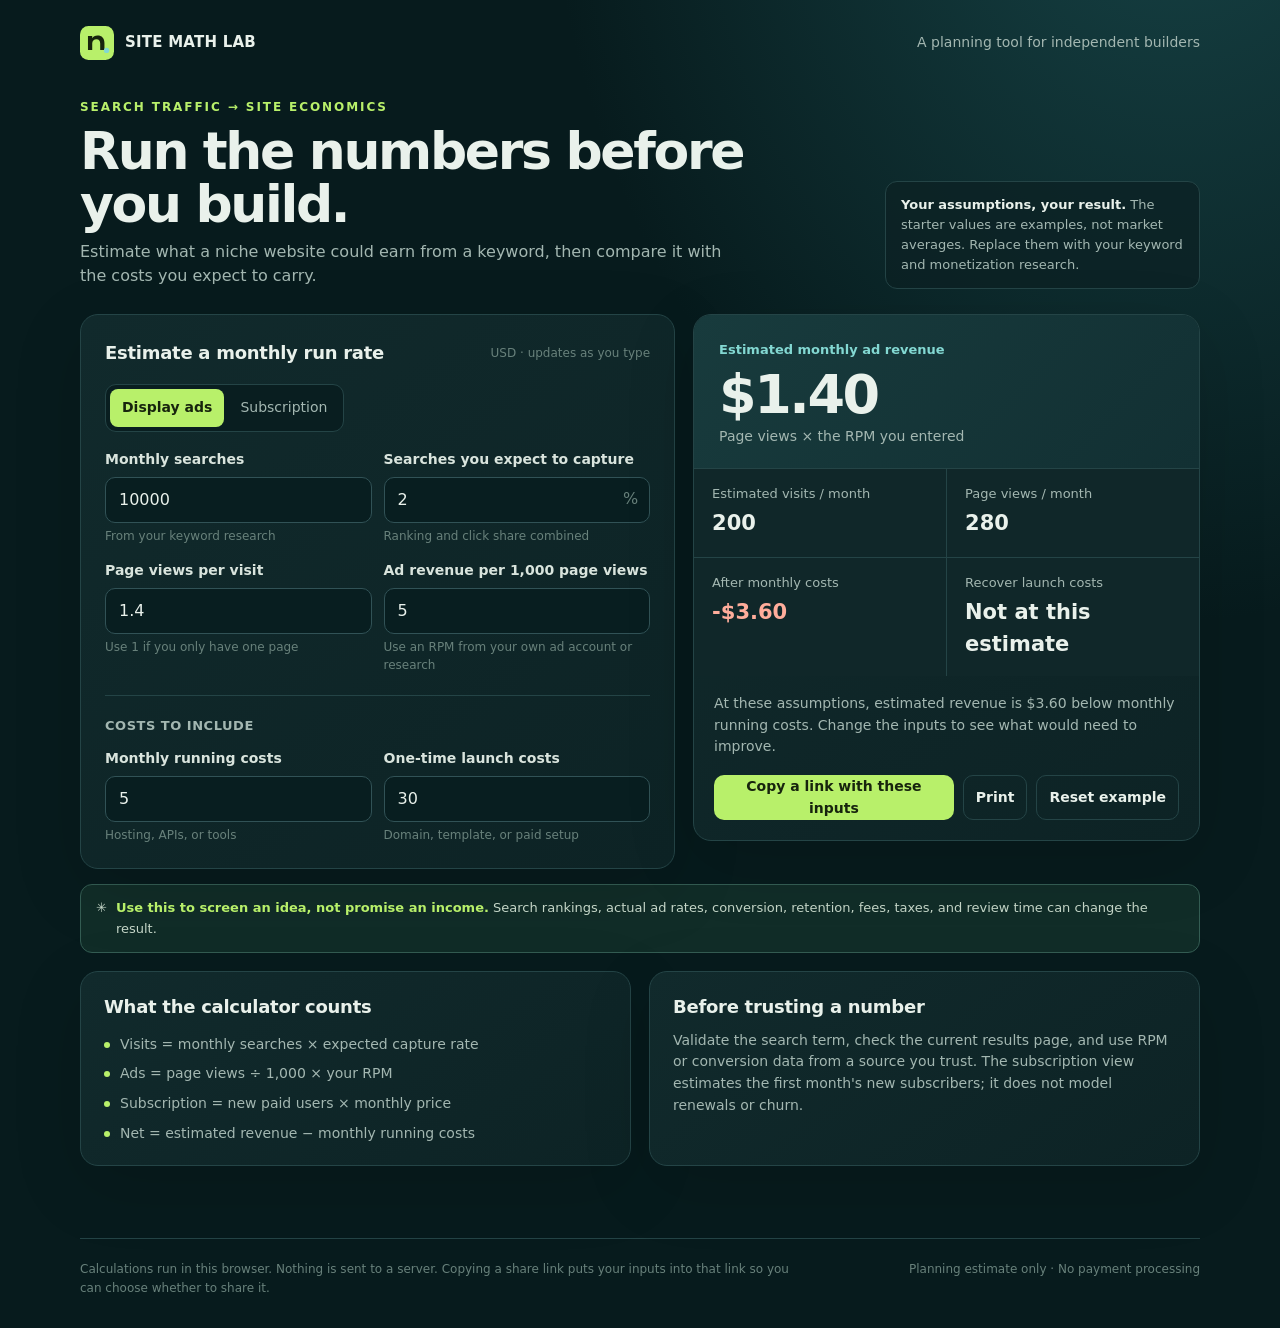
<file: standalone/math/index.html>
<!doctype html>
<html lang="en">
<head>
  <meta charset="utf-8">
  <meta name="viewport" content="width=device-width, initial-scale=1">
  <meta name="theme-color" content="#071b1d">
  <meta name="description" content="Estimate organic visits, ad or subscription revenue, monthly costs, and payback time before you build a niche website.">
  <meta property="og:type" content="website">
  <meta property="og:title" content="Site Math Lab — Organic Revenue Calculator">
  <meta property="og:description" content="Test the traffic and revenue assumptions for a niche website before you build it.">
  <meta property="og:url" content="https://math.nofeetbird.tech/">
  <link rel="canonical" href="https://math.nofeetbird.tech/">
  <link rel="icon" type="image/svg+xml" href="./favicon.svg">
  <title>Niche Site Revenue Calculator | Site Math Lab</title>
  <style>
    :root {
      color-scheme: dark;
      --ink: #e9f1eb;
      --muted: #a3b7b1;
      --faint: #68817b;
      --base: #071b1d;
      --panel: #102729;
      --panel-raised: #153234;
      --line: #244446;
      --accent: #b8f06a;
      --accent-ink: #17240d;
      --blue: #83d8d2;
      --negative: #ffad9b;
      --radius: 18px;
      font-family: Inter, ui-sans-serif, system-ui, -apple-system, BlinkMacSystemFont, "Segoe UI", sans-serif;
      font-synthesis: none;
      text-rendering: optimizeLegibility;
    }
    * { box-sizing: border-box; }
    body {
      margin: 0;
      min-width: 320px;
      background: radial-gradient(ellipse at 92% -15%, #174447 0, transparent 38%), var(--base);
      color: var(--ink);
      font-size: 16px;
      line-height: 1.55;
    }
    button, input { font: inherit; }
    button { cursor: pointer; }
    a { color: var(--blue); }
    .shell { width: min(1120px, calc(100% - 40px)); margin: 0 auto; }
    header { display: flex; align-items: center; justify-content: space-between; padding: 26px 0 38px; }
    .brand { display: flex; align-items: center; gap: 11px; color: var(--ink); text-decoration: none; font-size: 15px; font-weight: 750; letter-spacing: .015em; }
    .brand img { width: 34px; height: 34px; }
    .header-note { color: var(--muted); font-size: 14px; }
    main { padding-bottom: 72px; }
    .intro { display: grid; grid-template-columns: 1fr minmax(250px, 345px); gap: 30px; align-items: end; margin-bottom: 25px; }
    .eyebrow { color: var(--accent); font-size: 12px; font-weight: 800; letter-spacing: .16em; text-transform: uppercase; }
    h1 { max-width: 680px; margin: 8px 0 8px; font-size: clamp(32px, 5vw, 52px); line-height: 1.03; letter-spacing: -.045em; }
    .intro p { max-width: 660px; margin: 0; color: var(--muted); }
    .input-note { justify-self: end; max-width: 315px; padding: 13px 15px; border: 1px solid var(--line); border-radius: 12px; background: #0c2224c9; color: var(--muted); font-size: 13px; }
    .input-note strong { color: var(--ink); }
    .workspace { display: grid; grid-template-columns: minmax(0, 1.08fr) minmax(340px, .92fr); gap: 18px; align-items: start; }
    .panel { border: 1px solid var(--line); border-radius: var(--radius); background: linear-gradient(145deg, #112a2c, #0d2325); box-shadow: 0 20px 70px #0002; }
    .controls { padding: 24px; }
    .panel-heading { display: flex; justify-content: space-between; align-items: center; margin-bottom: 17px; }
    h2 { margin: 0; font-size: 18px; letter-spacing: -.015em; }
    .small-label { color: var(--faint); font-size: 12px; }
    .mode-switch { display: inline-flex; gap: 4px; padding: 4px; border: 1px solid var(--line); border-radius: 11px; background: #091e20; }
    .mode-switch button { border: 0; border-radius: 8px; padding: 8px 12px; background: transparent; color: var(--muted); font-size: 14px; }
    .mode-switch button[aria-pressed="true"] { background: var(--accent); color: var(--accent-ink); font-weight: 750; }
    .field-grid { display: grid; grid-template-columns: 1fr 1fr; gap: 15px 12px; }
    label { display: block; margin: 0 0 6px; color: #d9e4dd; font-size: 14px; font-weight: 650; }
    .field-help { display: block; min-height: 18px; margin-top: 4px; color: var(--faint); font-size: 12px; }
    .input-wrap { position: relative; }
    .input-wrap input { width: 100%; height: 46px; padding: 10px 13px; border: 1px solid #315256; border-radius: 10px; outline: 0; background: #081e20; color: var(--ink); font-variant-numeric: tabular-nums; }
    .input-wrap input:focus { border-color: var(--blue); box-shadow: 0 0 0 3px #83d8d221; }
    .input-wrap .suffix { position: absolute; top: 10px; right: 12px; color: var(--faint); pointer-events: none; }
    .input-wrap.has-suffix input { padding-right: 38px; }
    .divider { height: 1px; margin: 20px 0; background: var(--line); }
    .cost-title { margin: 0 0 12px; color: var(--muted); font-size: 13px; font-weight: 700; letter-spacing: .04em; text-transform: uppercase; }
    .result { position: sticky; top: 16px; overflow: hidden; }
    .result-top { padding: 25px 25px 20px; border-bottom: 1px solid var(--line); background: linear-gradient(135deg, #183b3d, #123033); }
    .result-kicker { color: var(--blue); font-size: 13px; font-weight: 700; }
    .big-number { margin: 5px 0 0; font-size: clamp(36px, 5vw, 54px); line-height: 1.12; font-weight: 780; letter-spacing: -.045em; font-variant-numeric: tabular-nums; }
    .big-caption { color: var(--muted); font-size: 14px; }
    .metrics { display: grid; grid-template-columns: 1fr 1fr; gap: 1px; background: var(--line); }
    .metric { min-height: 88px; padding: 15px 18px; background: #102729; }
    .metric-label { color: var(--muted); font-size: 13px; }
    .metric-value { margin-top: 3px; font-size: 21px; font-weight: 740; font-variant-numeric: tabular-nums; }
    .metric-value.negative { color: var(--negative); }
    .result-copy { margin: 0; padding: 17px 20px; color: var(--muted); font-size: 14px; }
    .actions { display: flex; gap: 9px; padding: 0 20px 20px; }
    .button-primary, .button-quiet { min-height: 42px; border-radius: 10px; font-size: 14px; font-weight: 700; }
    .button-primary { flex: 1; border: 0; background: var(--accent); color: var(--accent-ink); }
    .button-primary:hover { background: #caf68e; }
    .button-quiet { padding: 0 12px; border: 1px solid var(--line); background: transparent; color: var(--ink); }
    .button-quiet:hover { border-color: #507b78; background: #163234; }
    .notice { display: flex; gap: 9px; margin-top: 15px; padding: 13px 15px; border: 1px solid #345d53; border-radius: 12px; background: #112d28; color: #c5d6c8; font-size: 13px; }
    .notice b { color: var(--accent); }
    .below { display: grid; grid-template-columns: 1fr 1fr; gap: 18px; margin-top: 18px; }
    .below .panel { padding: 21px 23px; }
    .below p { margin: 9px 0 0; color: var(--muted); font-size: 14px; }
    .formula-list { display: grid; gap: 8px; margin: 13px 0 0; padding: 0; list-style: none; color: var(--muted); font-size: 14px; }
    .formula-list li { display: flex; gap: 10px; }
    .formula-list li::before { content: ""; width: 6px; height: 6px; margin-top: 8px; flex: 0 0 6px; border-radius: 50%; background: var(--accent); }
    .formula-list code { color: var(--ink); font-family: ui-monospace, SFMono-Regular, Menlo, monospace; font-size: 12px; }
    footer { display: flex; justify-content: space-between; gap: 18px; padding: 21px 0 30px; border-top: 1px solid var(--line); color: var(--faint); font-size: 12px; }
    footer p { max-width: 730px; margin: 0; }
    [hidden] { display: none !important; }
    @media (max-width: 780px) {
      .intro { grid-template-columns: 1fr; gap: 14px; }
      .input-note { justify-self: stretch; max-width: none; }
      .workspace { grid-template-columns: 1fr; }
      .result { position: static; }
    }
    @media (max-width: 520px) {
      .shell { width: min(100% - 26px, 1120px); }
      header { padding: 17px 0 27px; }
      main { padding-bottom: 38px; }
      .controls { padding: 19px 16px; }
      .field-grid { gap: 13px 10px; }
      .below { grid-template-columns: 1fr; }
      .result-top { padding: 21px 20px 17px; }
      .actions { flex-wrap: wrap; }
      .button-primary { flex-basis: 100%; }
      footer { display: block; }
      footer p + p { margin-top: 7px; }
    }
    @media print {
      :root { color-scheme: light; --ink: #111; --muted: #444; --base: white; --panel: white; --line: #bbb; }
      body { background: white; color: #111; }
      header, .intro, .controls, .below, .actions, footer { display: none !important; }
      .shell { width: 100%; }
      main { padding: 0; }
      .workspace { display: block; }
      .panel { border: 1px solid #bbb; background: white; box-shadow: none; }
      .result-top, .metric { background: white; }
      .result-top { border-color: #bbb; }
      .metrics { background: #bbb; }
      .result-copy { color: #333; }
    }
  </style>
</head>
<body>
  <div class="shell">
    <header>
      <a class="brand" href="./" aria-label="Site Math Lab home"><img src="./favicon.svg" alt="" width="34" height="34"><span>SITE MATH LAB</span></a>
      <span class="header-note">A planning tool for independent builders</span>
    </header>
    <main>
      <section class="intro" aria-labelledby="page-title">
        <div>
          <div class="eyebrow">Search traffic → site economics</div>
          <h1 id="page-title">Run the numbers before you build.</h1>
          <p>Estimate what a niche website could earn from a keyword, then compare it with the costs you expect to carry.</p>
        </div>
        <aside class="input-note"><strong>Your assumptions, your result.</strong> The starter values are examples, not market averages. Replace them with your keyword and monetization research.</aside>
      </section>

      <section class="workspace" aria-label="Website revenue estimator">
        <form class="panel controls" id="calculator" onsubmit="return false">
          <div class="panel-heading">
            <h2>Estimate a monthly run rate</h2>
            <span class="small-label">USD · updates as you type</span>
          </div>
          <div class="mode-switch" role="group" aria-label="Revenue model">
            <button type="button" id="ads-mode" aria-pressed="true">Display ads</button>
            <button type="button" id="subscription-mode" aria-pressed="false">Subscription</button>
          </div>
          <div class="field-grid" style="margin-top:17px">
            <div>
              <label for="searches">Monthly searches</label>
              <div class="input-wrap"><input id="searches" data-number type="number" min="0" step="100" value="10000" inputmode="numeric"></div>
              <span class="field-help">From your keyword research</span>
            </div>
            <div>
              <label for="capture">Searches you expect to capture</label>
              <div class="input-wrap has-suffix"><input id="capture" data-number type="number" min="0" max="100" step="0.1" value="2" inputmode="decimal"><span class="suffix">%</span></div>
              <span class="field-help">Ranking and click share combined</span>
            </div>
            <div>
              <label for="pages">Page views per visit</label>
              <div class="input-wrap"><input id="pages" data-number type="number" min="0" step="0.1" value="1.4" inputmode="decimal"></div>
              <span class="field-help">Use 1 if you only have one page</span>
            </div>
            <div class="only-ads">
              <label for="rpm">Ad revenue per 1,000 page views</label>
              <div class="input-wrap"><input id="rpm" data-number type="number" min="0" step="0.5" value="5" inputmode="decimal"></div>
              <span class="field-help">Use an RPM from your own ad account or research</span>
            </div>
            <div class="only-sub" hidden>
              <label for="conversion">Visitor-to-paid conversion</label>
              <div class="input-wrap has-suffix"><input id="conversion" data-number type="number" min="0" max="100" step="0.1" value="1" inputmode="decimal"><span class="suffix">%</span></div>
              <span class="field-help">New paid subscribers from this month's visits</span>
            </div>
            <div class="only-sub" hidden>
              <label for="price">Monthly price per subscriber</label>
              <div class="input-wrap"><input id="price" data-number type="number" min="0" step="1" value="9" inputmode="decimal"></div>
              <span class="field-help">USD, before payment fees and taxes</span>
            </div>
          </div>
          <div class="divider"></div>
          <p class="cost-title">Costs to include</p>
          <div class="field-grid">
            <div>
              <label for="monthly-cost">Monthly running costs</label>
              <div class="input-wrap"><input id="monthly-cost" data-number type="number" min="0" step="1" value="5" inputmode="decimal"></div>
              <span class="field-help">Hosting, APIs, or tools</span>
            </div>
            <div>
              <label for="setup-cost">One-time launch costs</label>
              <div class="input-wrap"><input id="setup-cost" data-number type="number" min="0" step="1" value="30" inputmode="decimal"></div>
              <span class="field-help">Domain, template, or paid setup</span>
            </div>
          </div>
        </form>

        <section class="panel result" aria-labelledby="result-title" aria-live="polite">
          <div class="result-top">
            <div class="result-kicker" id="result-title">Estimated monthly revenue</div>
            <div class="big-number" id="revenue">$0.00</div>
            <div class="big-caption" id="revenue-caption">From the search traffic you entered</div>
          </div>
          <div class="metrics">
            <div class="metric"><div class="metric-label">Estimated visits / month</div><div class="metric-value" id="visits">0</div></div>
            <div class="metric"><div class="metric-label" id="audience-label">Page views / month</div><div class="metric-value" id="audience">0</div></div>
            <div class="metric"><div class="metric-label">After monthly costs</div><div class="metric-value" id="net">$0.00</div></div>
            <div class="metric"><div class="metric-label">Recover launch costs</div><div class="metric-value" id="payback">—</div></div>
          </div>
          <p class="result-copy" id="result-copy">Edit the example assumptions to see the estimate for your idea.</p>
          <div class="actions">
            <button class="button-primary" id="share" type="button">Copy a link with these inputs</button>
            <button class="button-quiet" id="print" type="button">Print</button>
            <button class="button-quiet" id="reset" type="button">Reset example</button>
          </div>
        </section>
      </section>

      <div class="notice"><span aria-hidden="true">✳</span><span><b>Use this to screen an idea, not promise an income.</b> Search rankings, actual ad rates, conversion, retention, fees, taxes, and review time can change the result.</span></div>

      <section class="below" aria-label="How the estimate works">
        <article class="panel">
          <h2>What the calculator counts</h2>
          <ul class="formula-list">
            <li><span>Visits = monthly searches × expected capture rate</span></li>
            <li><span>Ads = page views ÷ 1,000 × your RPM</span></li>
            <li><span>Subscription = new paid users × monthly price</span></li>
            <li><span>Net = estimated revenue − monthly running costs</span></li>
          </ul>
        </article>
        <article class="panel">
          <h2>Before trusting a number</h2>
          <p>Validate the search term, check the current results page, and use RPM or conversion data from a source you trust. The subscription view estimates the first month's new subscribers; it does not model renewals or churn.</p>
        </article>
      </section>
    </main>
    <footer>
      <p>Calculations run in this browser. Nothing is sent to a server. Copying a share link puts your inputs into that link so you can choose whether to share it.</p>
      <p>Planning estimate only · No payment processing</p>
    </footer>
  </div>
  <script>
    (() => {
      const ids = ["searches", "capture", "pages", "rpm", "conversion", "price", "monthly-cost", "setup-cost"];
      const fields = Object.fromEntries(ids.map(id => [id, document.getElementById(id)]));
      const currency = new Intl.NumberFormat("en-US", { style: "currency", currency: "USD", maximumFractionDigits: 2 });
      const whole = new Intl.NumberFormat("en-US", { maximumFractionDigits: 0 });
      let mode = "ads";
      const number = id => Math.max(0, Number(fields[id].value) || 0);
      const readUrl = () => {
        const params = new URLSearchParams(location.search);
        if (params.get("mode") === "subscription") mode = "subscription";
        for (const id of ids) if (params.has(id)) fields[id].value = params.get(id);
      };
      const render = () => {
        const searches = number("searches");
        const visits = searches * number("capture") / 100;
        const pages = visits * number("pages");
        const paidUsers = visits * number("conversion") / 100;
        const revenue = mode === "ads" ? pages / 1000 * number("rpm") : paidUsers * number("price");
        const monthlyCost = number("monthly-cost");
        const launchCost = number("setup-cost");
        const net = revenue - monthlyCost;
        document.getElementById("revenue").textContent = currency.format(revenue);
        document.getElementById("visits").textContent = whole.format(visits);
        document.getElementById("audience").textContent = whole.format(mode === "ads" ? pages : paidUsers);
        document.getElementById("audience-label").textContent = mode === "ads" ? "Page views / month" : "New paid users / month";
        document.getElementById("net").textContent = currency.format(net);
        document.getElementById("net").classList.toggle("negative", net < 0);
        document.getElementById("result-title").textContent = mode === "ads" ? "Estimated monthly ad revenue" : "New subscriber MRR added";
        document.getElementById("revenue-caption").textContent = mode === "ads" ? "Page views × the RPM you entered" : "New paid users × the monthly price you entered";
        const payback = document.getElementById("payback");
        if (launchCost === 0) payback.textContent = "No setup cost";
        else if (net > 0) payback.textContent = `${(launchCost / net).toFixed(1)} mo`;
        else payback.textContent = "Not at this estimate";
        document.getElementById("result-copy").textContent = net > 0
          ? `At these assumptions, the monthly estimate is ${currency.format(net)} above running costs. Launch costs are recovered in about ${(launchCost / net).toFixed(1)} months if the estimate holds.`
          : net < 0
            ? `At these assumptions, estimated revenue is ${currency.format(Math.abs(net))} below monthly running costs. Change the inputs to see what would need to improve.`
            : "At these assumptions, estimated revenue exactly covers monthly running costs.";
      };
      const setMode = next => {
        mode = next;
        document.getElementById("ads-mode").setAttribute("aria-pressed", String(mode === "ads"));
        document.getElementById("subscription-mode").setAttribute("aria-pressed", String(mode === "subscription"));
        document.querySelectorAll(".only-ads").forEach(el => el.hidden = mode !== "ads");
        document.querySelectorAll(".only-sub").forEach(el => el.hidden = mode !== "subscription");
        render();
      };
      readUrl();
      ids.forEach(id => fields[id].addEventListener("input", render));
      document.getElementById("ads-mode").addEventListener("click", () => setMode("ads"));
      document.getElementById("subscription-mode").addEventListener("click", () => setMode("subscription"));
      document.getElementById("print").addEventListener("click", () => window.print());
      document.getElementById("reset").addEventListener("click", () => {
        for (const [id, value] of Object.entries({ searches: 10000, capture: 2, pages: 1.4, rpm: 5, conversion: 1, price: 9, "monthly-cost": 5, "setup-cost": 30 })) fields[id].value = value;
        history.replaceState(null, "", location.pathname);
        setMode("ads");
      });
      document.getElementById("share").addEventListener("click", async event => {
        const url = new URL(location.href);
        url.search = "";
        url.searchParams.set("mode", mode);
        for (const id of ids) url.searchParams.set(id, fields[id].value || "0");
        try {
          await navigator.clipboard.writeText(url.toString());
          event.currentTarget.textContent = "Link copied";
        } catch {
          event.currentTarget.textContent = "Clipboard unavailable";
        }
        setTimeout(() => event.currentTarget.textContent = "Copy a link with these inputs", 1800);
      });
      setMode(mode);
    })();
  </script>
</body>
</html>
</file>
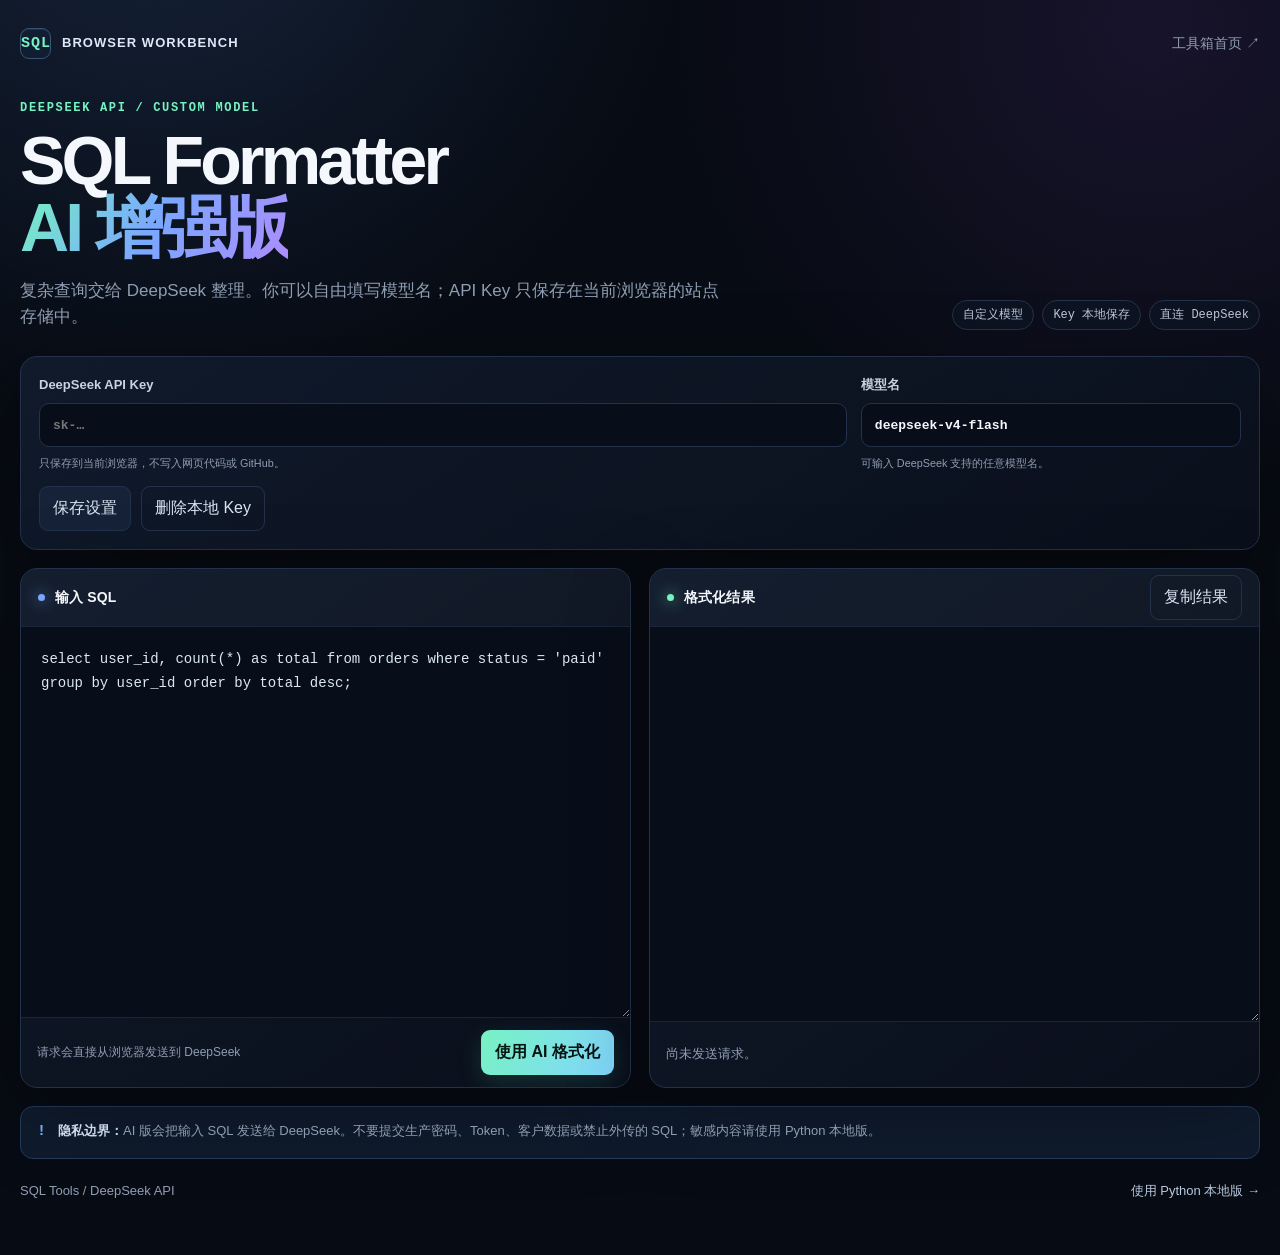
<file: standalone/sql-ai/index.html>
<!doctype html>
<html lang="zh-CN">
<head>
  <meta charset="utf-8">
  <meta name="viewport" content="width=device-width, initial-scale=1">
  <meta name="description" content="使用 DeepSeek AI 格式化 SQL。API Key 只保存在当前浏览器。">
  <meta http-equiv="Content-Security-Policy" content="default-src 'none'; script-src 'self'; style-src 'self'; connect-src 'self' https://api.deepseek.com; base-uri 'none'; form-action 'none'; frame-ancestors 'none'">
  <title>SQL Formatter · DeepSeek AI 版</title>
  <link rel="stylesheet" href="./tool.css?v=2">
  <script src="./app.js?v=2" defer></script>
  <link rel="canonical" href="https://sql-ai.nofeetbird.tech/">
</head>
<body>
  <main class="shell">
    <nav class="topbar" aria-label="页面导航">
      <div class="brand"><span class="brand-mark">SQL</span><span>Browser Workbench</span></div>
      <a class="nav" href="https://tools.nofeetbird.tech/">工具箱首页 ↗</a>
    </nav>
    <header class="hero">
      <div class="hero-copy">
        <div class="eyebrow">DEEPSEEK API / CUSTOM MODEL</div>
        <h1>SQL Formatter<br><span class="accent">AI 增强版</span></h1>
        <p class="lede">复杂查询交给 DeepSeek 整理。你可以自由填写模型名；API Key 只保存在当前浏览器的站点存储中。</p>
      </div>
      <div class="trust" aria-label="隐私与运行方式"><span class="chip">自定义模型</span><span class="chip">Key 本地保存</span><span class="chip">直连 DeepSeek</span></div>
    </header>
    <section class="panel config-panel" aria-label="DeepSeek 设置">
      <div class="config-grid">
        <label class="field"><span>DeepSeek API Key</span><input id="api-key" type="password" autocomplete="off" spellcheck="false" placeholder="sk-…"><small>只保存到当前浏览器，不写入网页代码或 GitHub。</small></label>
        <label class="field"><span>模型名</span><input id="model-name" list="model-options" autocomplete="off" spellcheck="false" value="deepseek-v4-flash"><small>可输入 DeepSeek 支持的任意模型名。</small></label>
        <datalist id="model-options"><option value="deepseek-v4-flash"><option value="deepseek-v4-pro"></datalist>
      </div>
      <div class="config-actions"><button id="save-key" type="button">保存设置</button><button class="ghost" id="clear-key" type="button">删除本地 Key</button></div>
    </section>
    <section class="workspace" aria-label="AI SQL 格式化工作区">
      <article class="panel editor-panel">
        <div class="panel-head"><div class="panel-title"><h2>输入 SQL</h2></div></div>
        <textarea class="editor" id="input" spellcheck="false" aria-label="SQL 输入">select user_id, count(*) as total from orders where status = 'paid' group by user_id order by total desc;</textarea>
        <div class="panel-foot"><span class="small">请求会直接从浏览器发送到 DeepSeek</span><button class="primary" id="format" type="button">使用 AI 格式化</button></div>
      </article>
      <article class="panel editor-panel output-panel">
        <div class="panel-head"><div class="panel-title"><h2>格式化结果</h2></div><button class="ghost" id="copy" type="button">复制结果</button></div>
        <textarea class="editor" id="output" spellcheck="false" aria-label="SQL 输出" readonly></textarea>
        <div class="panel-foot"><p class="status" id="status" role="status">尚未发送请求。</p></div>
      </article>
    </section>
    <p class="privacy-note"><span class="privacy-icon">!</span><span><strong>隐私边界：</strong>AI 版会把输入 SQL 发送给 DeepSeek。不要提交生产密码、Token、客户数据或禁止外传的 SQL；敏感内容请使用 Python 本地版。</span></p>
    <footer><span>SQL Tools / DeepSeek API</span><a href="https://sql.nofeetbird.tech/">使用 Python 本地版 →</a></footer>
  </main>
</body>
</html>
</file>
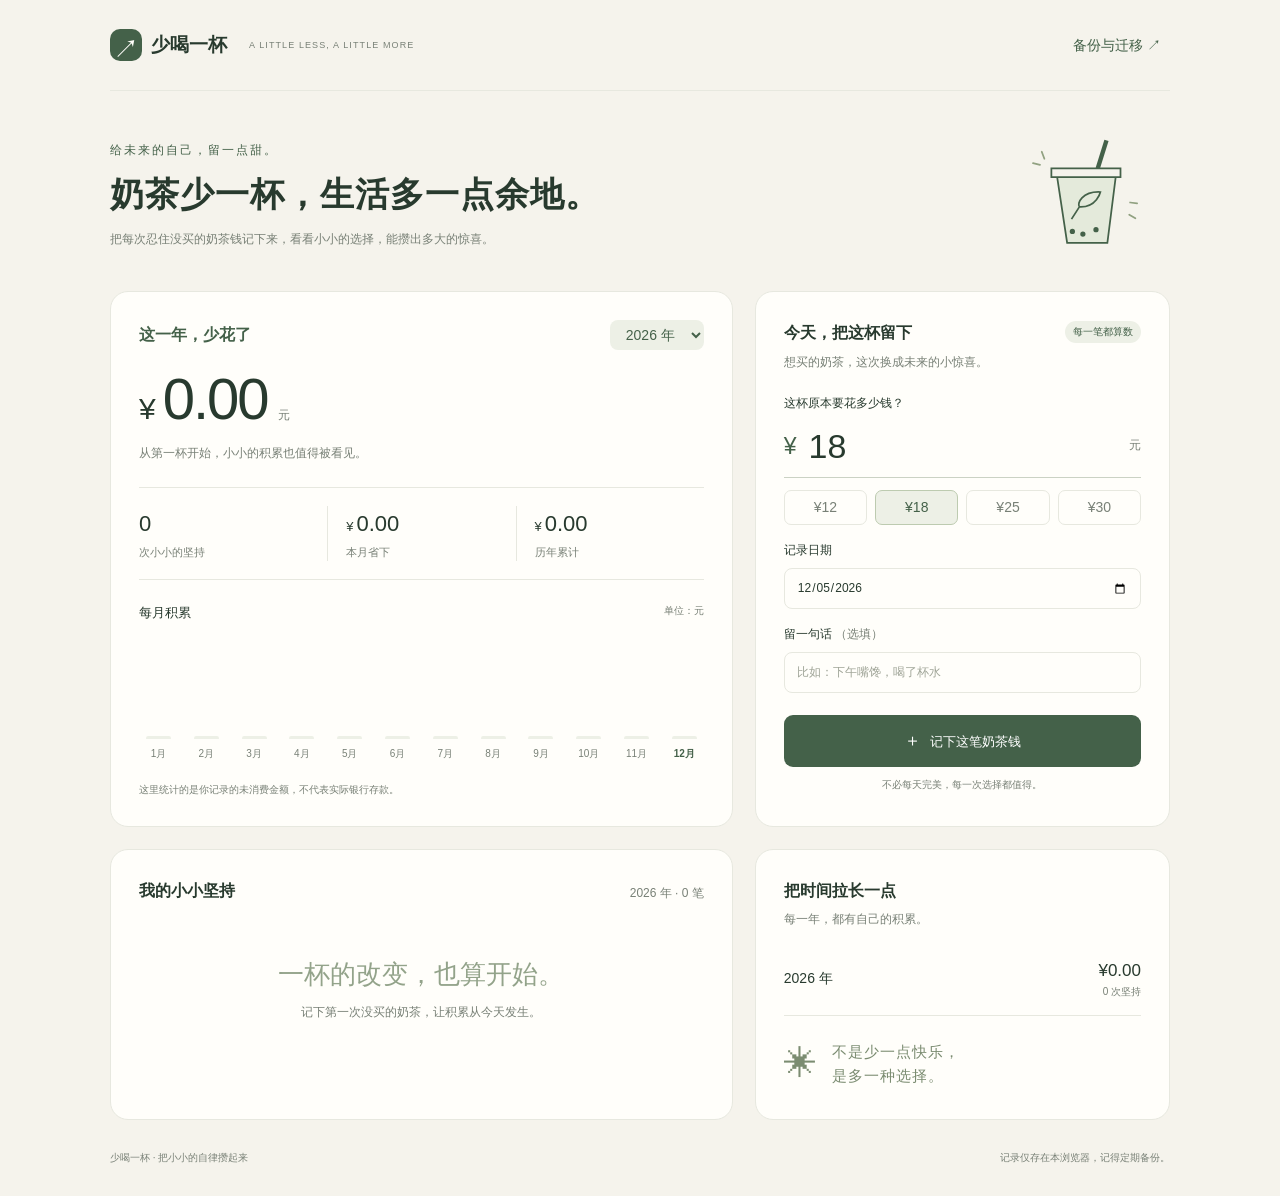
<file: standalone/tea/index.html>
<!doctype html>
<html lang="zh-CN">
<head>
  <meta charset="utf-8">
  <meta name="viewport" content="width=device-width, initial-scale=1">
  <meta name="theme-color" content="#f5f3ec">
  <meta name="description" content="每次少喝一杯奶茶，记下省下的钱。看看一个月、一年，小小的选择能积累多少。记录只保存在你的浏览器。">
  <link rel="canonical" href="https://tea.nofeetbird.tech/">
  <meta http-equiv="Content-Security-Policy" content="default-src 'self'; connect-src 'none'; img-src 'self' data:; object-src 'none'; base-uri 'none'; form-action 'none'">
  <title>少喝一杯 · 把小小的自律攒起来</title>
  <link rel="icon" href="./icon.svg" type="image/svg+xml">
  <link rel="stylesheet" href="./style.css">
  <script src="./data.js" defer></script>
  <script src="./app.js" defer></script>
</head>
<body>
  <div class="shell">
    <header class="topbar">
      <a class="brand" href="./" aria-label="少喝一杯首页"><span class="brand-mark" aria-hidden="true">↗</span> 少喝一杯 <span class="brand-note">A LITTLE LESS, A LITTLE MORE</span></a>
      <button class="quiet" id="backup-open" type="button">备份与迁移 <span aria-hidden="true">↗</span></button>
    </header>
    <main>
      <div class="intro"><div><p class="eyebrow">给未来的自己，留一点甜。</p><h1>奶茶少一杯，<br class="mobile-break">生活多一点余地。</h1><p class="subtle">把每次忍住没买的奶茶钱记下来，看看小小的选择，能攒出多大的惊喜。</p></div><svg class="cup-art" viewBox="0 0 160 150" fill="none" aria-hidden="true"><path d="M51 51h68l-10 79H63L51 51Z" fill="#e4eadb" stroke="#446149" stroke-width="2"/><path d="M45 45h79v10H45z" fill="#f5f3ec" stroke="#446149" stroke-width="2"/><path d="m98 45 10-32" stroke="#446149" stroke-width="5"/><path d="M77 89c20 1 24-17 24-17-21-1-27 13-24 17Zm0 0-9 14" stroke="#446149" stroke-width="2"/><path d="m34 26 3 8m-13 5 8 2m103 43 8 1m-9 13 7 4" stroke="#91a181" stroke-width="2" stroke-linecap="round"/><circle cx="69" cy="117" r="3" fill="#446149"/><circle cx="81" cy="120" r="3" fill="#446149"/><circle cx="96" cy="115" r="3" fill="#446149"/></svg></div>
      <div id="storage-warning" class="warning" hidden></div>
      <div class="workspace">
        <section class="summary panel" aria-labelledby="summary-title">
          <div class="section-top"><h2 id="summary-title">这一年，少花了</h2><label class="year-picker"><span class="sr-only">统计年份</span><select id="year"></select></label></div>
          <div class="total"><span class="currency">¥</span><span id="year-total">0.00</span><span class="unit">元</span></div>
          <p class="summary-note" id="summary-note">从第一杯开始，小小的积累也值得被看见。</p>
          <div class="mini-stats"><div><span id="year-count">0</span><p>次小小的坚持</p></div><div><span><small>¥</small><b id="month-total">0.00</b></span><p id="month-label">本月省下</p></div><div><span><small>¥</small><b id="all-total">0.00</b></span><p>历年累计</p></div></div>
          <div class="chart-top"><h3>每月积累</h3><span>单位：元</span></div><div class="chart" id="monthly-chart" aria-label="每月省下的奶茶钱"></div>
          <p class="fineprint">这里统计的是你记录的未消费金额，不代表实际银行存款。</p>
        </section>
        <section class="entry panel" aria-labelledby="entry-title"><div class="section-top"><h2 id="entry-title">今天，把这杯留下</h2><span class="badge">每一笔都算数</span></div><p class="subtle">想买的奶茶，这次换成未来的小惊喜。</p>
          <form id="entry-form"><label class="field-label" for="amount">这杯原本要花多少钱？</label><div class="amount-input"><span>¥</span><input id="amount" type="number" inputmode="decimal" min="0.01" max="99999.99" step="0.01" value="18" required aria-describedby="amount-help"><span>元</span></div><div class="presets" aria-label="常用金额"><button type="button" data-amount="12">¥12</button><button type="button" data-amount="18" class="selected">¥18</button><button type="button" data-amount="25">¥25</button><button type="button" data-amount="30">¥30</button></div><p id="amount-help" class="sr-only">输入大于零的金额，最多两位小数</p><div class="field-row"><div><label class="field-label" for="date">记录日期</label><input id="date" type="date" required></div></div><label class="field-label" for="note">留一句话 <span>（选填）</span></label><input id="note" maxlength="80" placeholder="比如：下午嘴馋，喝了杯水"><button class="primary" type="submit"><span aria-hidden="true">＋</span> 记下这笔奶茶钱</button><p class="form-hint">不必每天完美，每一次选择都值得。</p></form>
        </section>
      </div>
      <div class="lower-grid"><section class="panel records" aria-labelledby="records-title"><div class="section-top"><h2 id="records-title">我的小小坚持</h2><span id="record-count" class="subtle">0 笔记录</span></div><div id="record-list"></div><button id="more" class="quiet more" type="button" hidden>再看 20 笔</button></section><section class="panel yearly" aria-labelledby="yearly-title"><h2 id="yearly-title">把时间拉长一点</h2><p class="subtle">每一年，都有自己的积累。</p><div id="year-list"></div><div class="little-note"><span aria-hidden="true">✳</span><p>不是少一点快乐，<br>是多一种选择。</p></div></section></div>
    </main>
    <footer><span>少喝一杯 · 把小小的自律攒起来</span><span>记录仅存在本浏览器，记得定期备份。</span></footer>
  </div>
  <div id="toast" role="status" aria-live="polite" hidden></div>
  <dialog id="backup-dialog"><div class="section-top"><h2>给积累留一份备份</h2><button class="close quiet" data-close="backup-dialog" aria-label="关闭">×</button></div><p class="subtle">记录保存在当前设备的浏览器中，不会自动同步。清除网站数据或换浏览器前，请先导出备份。</p><p class="subtle">从旧版搬过来？先打开 <a href="https://tools.nofeetbird.tech/milktea/" target="_blank" rel="noopener">旧版账本</a> 导出备份，再到这里导入，继续积累。</p><button id="export" class="primary" type="button">导出全部记录 · JSON</button><label class="import-label" for="import-file">导入已有备份</label><input id="import-file" type="file" accept="application/json,.json"><p class="fineprint">导入会合并记录，相同编号不会重复添加。请只使用本页导出的备份文件。</p><p id="backup-message" role="status"></p></dialog>
  <dialog id="delete-dialog"><h2>删除这笔记录？</h2><p id="delete-detail" class="subtle"></p><div class="dialog-actions"><button class="quiet" data-close="delete-dialog">保留记录</button><button id="delete-confirm" class="danger">删除</button></div></dialog>
  <noscript><p class="warning">请启用 JavaScript 后使用记账与统计功能。</p></noscript>
</body>
</html>
</file>
<file: milktea/style.css>
:root{--bg:#f5f3ec;--paper:#fffefa;--ink:#283a2e;--muted:#788076;--green:#446149;--line:#e7e8df;--soft:#edf0e6;--serif:"Songti SC","STSong","Noto Serif CJK SC",serif}*{box-sizing:border-box}body{margin:0;background:var(--bg);color:var(--ink);font:14px/1.6 -apple-system,BlinkMacSystemFont,"PingFang SC","Microsoft YaHei",sans-serif}button,input,select{font:inherit}button,a,input,select{-webkit-tap-highlight-color:transparent}button{cursor:pointer}button:disabled{opacity:.5;cursor:wait}button:focus-visible,a:focus-visible,input:focus-visible,select:focus-visible{outline:3px solid #9baf7c;outline-offset:3px}button{transition:background .15s,transform .15s}button:active{transform:translateY(1px)}.shell{max-width:1140px;margin:auto;padding:0 40px}.topbar{display:flex;align-items:center;justify-content:space-between;padding:27px 0;border-bottom:1px solid var(--line);gap:12px}.brand{display:flex;align-items:center;gap:9px;text-decoration:none;color:var(--ink);font-weight:650;font-size:19px;white-space:nowrap}.brand-mark{display:grid;place-items:center;width:32px;height:32px;background:var(--green);color:var(--paper);border-radius:10px;font-size:26px;font-weight:400}.brand-note{font-size:9px;letter-spacing:1.1px;color:var(--muted);font-weight:400;margin-left:13px}.quiet{border:0;background:transparent;color:var(--green);padding:7px 9px}.quiet:hover{background:var(--soft);border-radius:8px}.intro{display:flex;justify-content:space-between;align-items:center;gap:20px;margin:38px 0 30px}.eyebrow{color:var(--green);font-size:12px;letter-spacing:2px;margin:0 0 9px}h1{font-family:var(--serif);font-size:34px;line-height:1.5;letter-spacing:1px;font-weight:600;margin:0 0 10px}h2{font-size:16px;font-weight:600;margin:0}h3{font-size:13px;font-weight:500;margin:0}.subtle{color:var(--muted);font-size:12px;margin:6px 0 0}.cup-art{width:140px;flex-shrink:0;margin-right:18px}.mobile-break{display:none}.workspace{display:grid;grid-template-columns:minmax(0,1.5fr) minmax(0,1fr);gap:22px}.panel{background:var(--paper);border:1px solid var(--line);border-radius:18px;padding:28px}.section-top{display:flex;align-items:center;justify-content:space-between;gap:12px}.summary h2{color:var(--green)}.year-picker select{background:var(--soft);border:0;color:var(--green);padding:6px 12px;border-radius:8px;max-width:130px}.total{display:flex;align-items:baseline;gap:7px;font-variant-numeric:tabular-nums;margin:14px 0 0;line-height:1.2}.currency{font-size:30px;font-weight:400}.total>span:nth-child(2){font-size:clamp(32px,5vw,58px);font-weight:500;letter-spacing:-2px}.unit{font-size:12px;color:var(--muted);margin-left:3px}.summary-note{color:var(--muted);font-size:12px;margin:11px 0 24px}.mini-stats{display:grid;grid-template-columns:1fr 1fr 1fr;padding:18px 0;border-top:1px solid var(--line);border-bottom:1px solid var(--line)}.mini-stats>div{padding-left:18px;border-left:1px solid var(--line);min-width:0}.mini-stats>div:first-child{padding:0;border:0}.mini-stats span{font-size:22px;font-variant-numeric:tabular-nums;overflow-wrap:anywhere}.mini-stats b{font-weight:500}.mini-stats small{font-size:13px;margin-right:3px}.mini-stats p{font-size:11px;color:var(--muted);margin:2px 0 0}.chart-top{display:flex;justify-content:space-between;margin:23px 0 10px}.chart-top span{font-size:10px;color:var(--muted)}.chart{display:grid;grid-template-columns:repeat(12,minmax(0,1fr));gap:9px;height:128px;align-items:end}.month-column{display:flex;flex-direction:column;align-items:center;height:100%;justify-content:flex-end;gap:7px;position:relative}.bar-space{height:100px;display:flex;align-items:flex-end;width:100%;justify-content:center}.bar{width:100%;max-width:25px;background:#bdcbb0;border-radius:5px 5px 2px 2px;min-height:3px}.month-column.current .bar{background:var(--green)}.month-column.empty .bar{background:var(--soft)}.month-label{font-size:10px;color:var(--muted)}.month-column.current .month-label{color:var(--green);font-weight:600}.month-column:hover:after,.month-column:focus-visible:after{content:attr(data-tip);position:absolute;bottom:100%;background:var(--ink);color:white;font-size:11px;padding:4px 8px;border-radius:6px;white-space:nowrap;z-index:1}.fineprint{font-size:10px;color:var(--muted);margin:20px 0 0}.badge{background:var(--soft);color:var(--green);font-size:10px;padding:3px 8px;border-radius:20px;white-space:nowrap}.entry>.subtle{margin:8px 0 22px}.field-label{display:block;font-size:12px;margin:16px 0 8px;font-weight:500}.field-label span{font-weight:400;color:var(--muted)}.amount-input{display:flex;align-items:center;gap:10px;border-bottom:1px solid #cbd2c4;padding:3px 0 10px}.amount-input>span:first-child{font-size:23px;color:var(--green)}.amount-input>span:last-child{font-size:12px;color:var(--muted)}.amount-input input{min-width:0;width:100%;border:0;background:transparent;color:var(--ink);font-size:34px;line-height:1.2;outline:none;font-weight:500}.amount-input input::-webkit-inner-spin-button{appearance:none}.presets{display:flex;gap:8px;margin-top:12px}.presets button{flex:1;background:var(--paper);color:var(--muted);border:1px solid var(--line);border-radius:7px;padding:5px}.presets button:hover,.presets button.selected{background:var(--soft);border-color:#bdcbb0;color:var(--green)}.field-row{display:flex;gap:12px}.field-row>div{width:100%}input[type=date],#note{display:block;width:100%;min-width:0;min-height:41px;border:1px solid var(--line);border-radius:8px;background:var(--paper);color:var(--ink);padding:9px 12px;font-size:12px}input::placeholder{color:#a0a598}.primary{display:block;width:100%;border:0;border-radius:9px;background:var(--green);color:white;padding:12px 16px;margin-top:22px;font-weight:500;font-size:13px}.primary:hover{background:#324d37}.primary span{font-size:17px;margin-right:5px}.form-hint{text-align:center;color:var(--muted);font-size:10px;margin:10px 0 0}.lower-grid{display:grid;grid-template-columns:minmax(0,1.5fr) minmax(0,1fr);gap:22px;margin-top:22px}.records .section-top{margin-bottom:14px}.record{display:flex;align-items:center;gap:12px;padding:15px 0;border-top:1px solid var(--line)}.record-mark{display:grid;place-items:center;width:33px;height:33px;border-radius:10px;background:var(--soft);color:var(--green);flex-shrink:0;font-size:16px}.record-copy{min-width:0;flex:1}.record-note{font-size:12px;overflow-wrap:anywhere}.record-date{font-size:10px;color:var(--muted);margin-top:3px}.record-value{font-size:15px;font-weight:500;white-space:nowrap}.delete{color:#989e95;border:0;background:none;font-size:18px;padding:7px;border-radius:5px}.delete:hover{background:#f8e9e6;color:#a0473a}.empty-state{text-align:center;color:var(--muted);padding:36px 10px;font-size:12px}.empty-state span{display:block;font-family:var(--serif);font-size:26px;color:#93a38a;margin-bottom:8px}.more{display:block;margin:10px auto 0}.year-item{display:flex;align-items:center;justify-content:space-between;padding:15px 0;border-bottom:1px solid var(--line);gap:10px}.year-item small{color:var(--muted);font-size:10px}.year-amount{text-align:right;font-size:17px;font-weight:500;font-variant-numeric:tabular-nums}.year-amount small{display:block;font-weight:400}.yearly>.subtle{margin-bottom:13px}.little-note{display:flex;gap:15px;align-items:center;margin-top:22px;color:#7b8c71}.little-note>span{font-size:33px}.little-note p{font-family:var(--serif);letter-spacing:1px;font-size:15px;margin:0}footer{display:flex;justify-content:space-between;gap:15px;font-size:10px;color:var(--muted);padding:30px 0}.sr-only{position:absolute;width:1px;height:1px;padding:0;margin:-1px;overflow:hidden;clip:rect(0,0,0,0);white-space:nowrap;border:0}dialog{background:var(--paper);color:var(--ink);border:1px solid var(--line);border-radius:18px;padding:28px;max-width:440px;width:calc(100% - 32px)}dialog::backdrop{background:#27362966;backdrop-filter:blur(3px)}dialog .subtle{margin-top:16px;line-height:1.9}.close{font-size:25px;padding:0 8px}.import-label{display:block;margin:22px 0 8px;font-size:13px}input[type=file]{width:100%;font-size:12px}#backup-message{font-size:12px;color:var(--green)}.dialog-actions{display:flex;gap:12px;justify-content:flex-end;margin-top:24px}.danger{background:#a04e3e;color:white;border:0;border-radius:8px;padding:8px 20px}#toast{position:fixed;bottom:28px;left:50%;transform:translateX(-50%);max-width:calc(100% - 32px);background:var(--ink);color:white;border-radius:10px;padding:12px 20px;font-size:13px;box-shadow:0 6px 25px #283a2e22;z-index:5}.warning{background:#fcf0de;color:#875a22;padding:12px 16px;border-radius:8px;margin-bottom:20px;font-size:12px}[hidden]{display:none!important}@media(min-width:1300px){.shell{padding-top:8px}}@media(max-width:800px){.shell{padding:0 22px}.brand-note{display:none}.panel{padding:22px}.workspace,.lower-grid{gap:16px;grid-template-columns:minmax(0,1.2fr) minmax(0,1fr)}.chart{gap:5px}.cup-art{width:115px;margin:0}h1{font-size:28px}.intro{margin-top:28px}.mini-stats>div{padding-left:10px}.mini-stats span{font-size:18px}.badge{display:none}}@media(max-width:620px){.shell{padding:0 18px}.topbar{padding:20px 0}.brand{font-size:17px}.topbar>.quiet{font-size:11px}.intro{margin:26px 0 22px;position:relative}.intro>div{position:relative;z-index:1}.eyebrow{font-size:10px;letter-spacing:1px}h1{font-size:28px;line-height:1.45}.mobile-break{display:block}.intro .subtle{max-width:260px;font-size:11px}.cup-art{position:absolute;width:100px;right:-10px;top:0;opacity:.55}.workspace,.lower-grid{grid-template-columns:1fr;gap:16px}.panel{padding:23px}.total>span:nth-child(2){font-size:48px}.mini-stats span{font-size:22px}.chart{gap:9px}.entry>.subtle{margin-bottom:16px}.lower-grid{margin-top:16px}footer{flex-direction:column;gap:5px;padding:24px 0}.little-note{margin-top:18px}.record{gap:9px}.record-value{font-size:14px}.total{flex-wrap:wrap}.summary-note{margin-bottom:20px}}

.month-label{white-space:nowrap}@media(max-width:620px){.entry{order:-1}.intro{margin:22px 0 18px}.entry .field-label{margin-top:12px}.entry .primary{margin-top:18px}}
</file>
<file: sql/tool.css>
:root {
  color-scheme: dark;
  --bg: #070b13;
  --surface: #0d1422;
  --surface-2: #111b2d;
  --editor: #080e19;
  --line: #23324a;
  --line-soft: #18253a;
  --text: #f4f7fb;
  --muted: #8f9db2;
  --mint: #77f2c2;
  --blue: #7aa7ff;
  --violet: #ad8cff;
  --danger: #ff9da4;
  --shadow: 0 24px 80px rgb(0 0 0 / 34%);
}

* { box-sizing: border-box; }
html { min-width: 320px; }
body {
  margin: 0;
  min-height: 100vh;
  background:
    radial-gradient(circle at 12% -10%, rgb(64 104 168 / 25%), transparent 34rem),
    radial-gradient(circle at 90% 2%, rgb(102 58 155 / 18%), transparent 30rem),
    var(--bg);
  color: var(--text);
  font: 16px/1.55 Inter, ui-sans-serif, -apple-system, BlinkMacSystemFont, "Segoe UI", sans-serif;
}
body::before {
  content: "";
  position: fixed;
  inset: 0;
  pointer-events: none;
  opacity: .32;
  background-image: linear-gradient(rgb(255 255 255 / 2.5%) 1px, transparent 1px), linear-gradient(90deg, rgb(255 255 255 / 2.5%) 1px, transparent 1px);
  background-size: 44px 44px;
  mask-image: linear-gradient(to bottom, #000 0, transparent 75%);
}
a { color: inherit; }
button, input, textarea { font: inherit; }
.shell { position: relative; width: min(1240px, calc(100% - 40px)); margin: 0 auto; padding: 28px 0 54px; }
.topbar { display: flex; justify-content: space-between; align-items: center; gap: 20px; margin-bottom: 42px; }
.brand { display: flex; align-items: center; gap: 11px; color: #dfe8f6; font-size: 13px; font-weight: 760; letter-spacing: .08em; text-transform: uppercase; }
.brand-mark { display: grid; place-items: center; width: 31px; height: 31px; border: 1px solid #395373; border-radius: 9px; background: #111d31; color: var(--mint); font: 800 15px/1 ui-monospace, monospace; box-shadow: inset 0 1px rgb(255 255 255 / 7%); }
.nav { color: var(--muted); text-decoration: none; font-size: 14px; transition: color .15s ease; }
.nav:hover { color: var(--text); }
.hero { display: flex; align-items: end; justify-content: space-between; gap: 36px; margin-bottom: 26px; }
.hero-copy { max-width: 760px; }
.eyebrow { margin-bottom: 12px; color: var(--mint); font: 700 12px/1.2 ui-monospace, SFMono-Regular, Menlo, monospace; letter-spacing: .14em; text-transform: uppercase; }
h1 { margin: 0; font-size: clamp(38px, 6vw, 68px); line-height: .98; letter-spacing: -.055em; }
.accent { background: linear-gradient(120deg, var(--mint), var(--blue), var(--violet)); background-clip: text; color: transparent; }
.lede { max-width: 700px; margin: 17px 0 0; color: var(--muted); font-size: 17px; }
.trust { display: flex; flex-wrap: wrap; justify-content: flex-end; gap: 8px; max-width: 360px; }
.chip { padding: 7px 10px; border: 1px solid var(--line); border-radius: 999px; background: rgb(13 20 34 / 78%); color: #b9c6d8; font: 12px/1.2 ui-monospace, monospace; white-space: nowrap; }
.chip.safe { border-color: rgb(119 242 194 / 28%); color: var(--mint); }
.panel { min-width: 0; border: 1px solid var(--line); border-radius: 17px; background: linear-gradient(145deg, rgb(17 27 45 / 96%), rgb(10 16 28 / 96%)); box-shadow: var(--shadow); overflow: hidden; }
.config-panel { margin-bottom: 18px; padding: 18px; }
.config-grid { display: grid; grid-template-columns: minmax(0, 1.7fr) minmax(230px, .8fr); gap: 14px; }
.field { display: grid; gap: 8px; color: #c8d2e0; font-size: 13px; font-weight: 650; }
.field small { color: var(--muted); font-weight: 400; }
input {
  width: 100%; height: 44px; padding: 0 13px; border: 1px solid var(--line); border-radius: 10px;
  background: var(--editor); color: var(--text); outline: none; font-family: ui-monospace, SFMono-Regular, Menlo, monospace;
}
input:focus, textarea:focus { border-color: #557fc0; box-shadow: 0 0 0 3px rgb(122 167 255 / 12%); }
.config-actions { display: flex; flex-wrap: wrap; gap: 10px; align-items: center; margin-top: 14px; }
.workspace { display: grid; grid-template-columns: minmax(0, 1fr) minmax(0, 1fr); gap: 18px; }
.editor-panel { display: flex; flex-direction: column; min-height: 520px; }
.panel-head { display: flex; justify-content: space-between; align-items: center; min-height: 58px; padding: 0 17px; border-bottom: 1px solid var(--line-soft); background: rgb(255 255 255 / 1.5%); }
.panel-title { display: flex; align-items: center; gap: 10px; }
.panel-title::before { content: ""; width: 7px; height: 7px; border-radius: 50%; background: var(--blue); box-shadow: 0 0 15px var(--blue); }
.output-panel .panel-title::before { background: var(--mint); box-shadow: 0 0 15px var(--mint); }
.panel h2 { margin: 0; font-size: 14px; letter-spacing: .01em; }
.editor {
  display: block; flex: 1; width: 100%; min-height: 380px; padding: 20px; resize: vertical; border: 0; border-radius: 0;
  background: var(--editor); color: #dce7f5; outline: none; font: 14px/1.72 ui-monospace, SFMono-Regular, Menlo, Consolas, monospace; tab-size: 4;
}
.panel-foot { display: flex; justify-content: space-between; gap: 14px; align-items: center; min-height: 66px; padding: 12px 16px; border-top: 1px solid var(--line-soft); }
.status { margin: 0; color: var(--muted); font-size: 13px; }
.status.error { color: var(--danger); }
button { border: 1px solid var(--line); border-radius: 9px; padding: 9px 13px; background: #162238; color: #dbe5f3; cursor: pointer; transition: transform .12s ease, border-color .12s ease, background .12s ease; }
button:hover { border-color: #5273a2; background: #1a2942; }
button:active { transform: translateY(1px); }
button.primary { min-width: 126px; border-color: transparent; background: linear-gradient(120deg, var(--mint), #82d7ff); color: #071512; font-weight: 800; box-shadow: 0 8px 24px rgb(74 213 172 / 16%); }
button.primary:hover { background: linear-gradient(120deg, #92ffd5, #9cdeff); }
button.ghost { background: transparent; }
button:disabled { cursor: wait; opacity: .56; transform: none; }
.privacy-note { display: flex; gap: 12px; align-items: flex-start; margin: 18px 0 0; padding: 14px 16px; border: 1px solid #263c5b; border-radius: 13px; background: rgb(19 34 56 / 74%); color: var(--muted); font-size: 13px; }
.privacy-note strong { color: #cbd8e9; }
.privacy-icon { flex: 0 0 auto; color: var(--blue); font: 700 15px/1.5 ui-monospace, monospace; }
footer { display: flex; justify-content: space-between; gap: 16px; margin-top: 22px; color: var(--muted); font-size: 13px; }
footer a { color: #b8c8df; text-decoration: none; }
footer a:hover { color: var(--mint); }
.small { color: var(--muted); font-size: 12px; }
@media (max-width: 820px) {
  .shell { width: min(100% - 22px, 680px); padding-top: 18px; }
  .topbar { margin-bottom: 30px; }
  .hero { display: block; }
  .trust { justify-content: flex-start; margin-top: 20px; }
  .config-grid, .workspace { grid-template-columns: 1fr; }
  .editor-panel { min-height: 420px; }
  .editor { min-height: 310px; }
  .panel-foot { align-items: flex-start; flex-direction: column; }
  button.primary { width: 100%; }
}
</file>
<file: standalone/sql-ai/tool.css>
:root {
  color-scheme: dark;
  --bg: #070b13;
  --surface: #0d1422;
  --surface-2: #111b2d;
  --editor: #080e19;
  --line: #23324a;
  --line-soft: #18253a;
  --text: #f4f7fb;
  --muted: #8f9db2;
  --mint: #77f2c2;
  --blue: #7aa7ff;
  --violet: #ad8cff;
  --danger: #ff9da4;
  --shadow: 0 24px 80px rgb(0 0 0 / 34%);
}

* { box-sizing: border-box; }
html { min-width: 320px; }
body {
  margin: 0;
  min-height: 100vh;
  background:
    radial-gradient(circle at 12% -10%, rgb(64 104 168 / 25%), transparent 34rem),
    radial-gradient(circle at 90% 2%, rgb(102 58 155 / 18%), transparent 30rem),
    var(--bg);
  color: var(--text);
  font: 16px/1.55 Inter, ui-sans-serif, -apple-system, BlinkMacSystemFont, "Segoe UI", sans-serif;
}
body::before {
  content: "";
  position: fixed;
  inset: 0;
  pointer-events: none;
  opacity: .32;
  background-image: linear-gradient(rgb(255 255 255 / 2.5%) 1px, transparent 1px), linear-gradient(90deg, rgb(255 255 255 / 2.5%) 1px, transparent 1px);
  background-size: 44px 44px;
  mask-image: linear-gradient(to bottom, #000 0, transparent 75%);
}
a { color: inherit; }
button, input, textarea { font: inherit; }
.shell { position: relative; width: min(1240px, calc(100% - 40px)); margin: 0 auto; padding: 28px 0 54px; }
.topbar { display: flex; justify-content: space-between; align-items: center; gap: 20px; margin-bottom: 42px; }
.brand { display: flex; align-items: center; gap: 11px; color: #dfe8f6; font-size: 13px; font-weight: 760; letter-spacing: .08em; text-transform: uppercase; }
.brand-mark { display: grid; place-items: center; width: 31px; height: 31px; border: 1px solid #395373; border-radius: 9px; background: #111d31; color: var(--mint); font: 800 15px/1 ui-monospace, monospace; box-shadow: inset 0 1px rgb(255 255 255 / 7%); }
.nav { color: var(--muted); text-decoration: none; font-size: 14px; transition: color .15s ease; }
.nav:hover { color: var(--text); }
.hero { display: flex; align-items: end; justify-content: space-between; gap: 36px; margin-bottom: 26px; }
.hero-copy { max-width: 760px; }
.eyebrow { margin-bottom: 12px; color: var(--mint); font: 700 12px/1.2 ui-monospace, SFMono-Regular, Menlo, monospace; letter-spacing: .14em; text-transform: uppercase; }
h1 { margin: 0; font-size: clamp(38px, 6vw, 68px); line-height: .98; letter-spacing: -.055em; }
.accent { background: linear-gradient(120deg, var(--mint), var(--blue), var(--violet)); background-clip: text; color: transparent; }
.lede { max-width: 700px; margin: 17px 0 0; color: var(--muted); font-size: 17px; }
.trust { display: flex; flex-wrap: wrap; justify-content: flex-end; gap: 8px; max-width: 360px; }
.chip { padding: 7px 10px; border: 1px solid var(--line); border-radius: 999px; background: rgb(13 20 34 / 78%); color: #b9c6d8; font: 12px/1.2 ui-monospace, monospace; white-space: nowrap; }
.chip.safe { border-color: rgb(119 242 194 / 28%); color: var(--mint); }
.panel { min-width: 0; border: 1px solid var(--line); border-radius: 17px; background: linear-gradient(145deg, rgb(17 27 45 / 96%), rgb(10 16 28 / 96%)); box-shadow: var(--shadow); overflow: hidden; }
.config-panel { margin-bottom: 18px; padding: 18px; }
.config-grid { display: grid; grid-template-columns: minmax(0, 1.7fr) minmax(230px, .8fr); gap: 14px; }
.field { display: grid; gap: 8px; color: #c8d2e0; font-size: 13px; font-weight: 650; }
.field small { color: var(--muted); font-weight: 400; }
input {
  width: 100%; height: 44px; padding: 0 13px; border: 1px solid var(--line); border-radius: 10px;
  background: var(--editor); color: var(--text); outline: none; font-family: ui-monospace, SFMono-Regular, Menlo, monospace;
}
input:focus, textarea:focus { border-color: #557fc0; box-shadow: 0 0 0 3px rgb(122 167 255 / 12%); }
.config-actions { display: flex; flex-wrap: wrap; gap: 10px; align-items: center; margin-top: 14px; }
.workspace { display: grid; grid-template-columns: minmax(0, 1fr) minmax(0, 1fr); gap: 18px; }
.editor-panel { display: flex; flex-direction: column; min-height: 520px; }
.panel-head { display: flex; justify-content: space-between; align-items: center; min-height: 58px; padding: 0 17px; border-bottom: 1px solid var(--line-soft); background: rgb(255 255 255 / 1.5%); }
.panel-title { display: flex; align-items: center; gap: 10px; }
.panel-title::before { content: ""; width: 7px; height: 7px; border-radius: 50%; background: var(--blue); box-shadow: 0 0 15px var(--blue); }
.output-panel .panel-title::before { background: var(--mint); box-shadow: 0 0 15px var(--mint); }
.panel h2 { margin: 0; font-size: 14px; letter-spacing: .01em; }
.editor {
  display: block; flex: 1; width: 100%; min-height: 380px; padding: 20px; resize: vertical; border: 0; border-radius: 0;
  background: var(--editor); color: #dce7f5; outline: none; font: 14px/1.72 ui-monospace, SFMono-Regular, Menlo, Consolas, monospace; tab-size: 4;
}
.panel-foot { display: flex; justify-content: space-between; gap: 14px; align-items: center; min-height: 66px; padding: 12px 16px; border-top: 1px solid var(--line-soft); }
.status { margin: 0; color: var(--muted); font-size: 13px; }
.status.error { color: var(--danger); }
button { border: 1px solid var(--line); border-radius: 9px; padding: 9px 13px; background: #162238; color: #dbe5f3; cursor: pointer; transition: transform .12s ease, border-color .12s ease, background .12s ease; }
button:hover { border-color: #5273a2; background: #1a2942; }
button:active { transform: translateY(1px); }
button.primary { min-width: 126px; border-color: transparent; background: linear-gradient(120deg, var(--mint), #82d7ff); color: #071512; font-weight: 800; box-shadow: 0 8px 24px rgb(74 213 172 / 16%); }
button.primary:hover { background: linear-gradient(120deg, #92ffd5, #9cdeff); }
button.ghost { background: transparent; }
button:disabled { cursor: wait; opacity: .56; transform: none; }
.privacy-note { display: flex; gap: 12px; align-items: flex-start; margin: 18px 0 0; padding: 14px 16px; border: 1px solid #263c5b; border-radius: 13px; background: rgb(19 34 56 / 74%); color: var(--muted); font-size: 13px; }
.privacy-note strong { color: #cbd8e9; }
.privacy-icon { flex: 0 0 auto; color: var(--blue); font: 700 15px/1.5 ui-monospace, monospace; }
footer { display: flex; justify-content: space-between; gap: 16px; margin-top: 22px; color: var(--muted); font-size: 13px; }
footer a { color: #b8c8df; text-decoration: none; }
footer a:hover { color: var(--mint); }
.small { color: var(--muted); font-size: 12px; }
@media (max-width: 820px) {
  .shell { width: min(100% - 22px, 680px); padding-top: 18px; }
  .topbar { margin-bottom: 30px; }
  .hero { display: block; }
  .trust { justify-content: flex-start; margin-top: 20px; }
  .config-grid, .workspace { grid-template-columns: 1fr; }
  .editor-panel { min-height: 420px; }
  .editor { min-height: 310px; }
  .panel-foot { align-items: flex-start; flex-direction: column; }
  button.primary { width: 100%; }
}
</file>
<file: standalone/tea/style.css>
:root{--bg:#f5f3ec;--paper:#fffefa;--ink:#283a2e;--muted:#788076;--green:#446149;--line:#e7e8df;--soft:#edf0e6;--serif:"Songti SC","STSong","Noto Serif CJK SC",serif}*{box-sizing:border-box}body{margin:0;background:var(--bg);color:var(--ink);font:14px/1.6 -apple-system,BlinkMacSystemFont,"PingFang SC","Microsoft YaHei",sans-serif}button,input,select{font:inherit}button,a,input,select{-webkit-tap-highlight-color:transparent}button{cursor:pointer}button:disabled{opacity:.5;cursor:wait}button:focus-visible,a:focus-visible,input:focus-visible,select:focus-visible{outline:3px solid #9baf7c;outline-offset:3px}button{transition:background .15s,transform .15s}button:active{transform:translateY(1px)}.shell{max-width:1140px;margin:auto;padding:0 40px}.topbar{display:flex;align-items:center;justify-content:space-between;padding:27px 0;border-bottom:1px solid var(--line);gap:12px}.brand{display:flex;align-items:center;gap:9px;text-decoration:none;color:var(--ink);font-weight:650;font-size:19px;white-space:nowrap}.brand-mark{display:grid;place-items:center;width:32px;height:32px;background:var(--green);color:var(--paper);border-radius:10px;font-size:26px;font-weight:400}.brand-note{font-size:9px;letter-spacing:1.1px;color:var(--muted);font-weight:400;margin-left:13px}.quiet{border:0;background:transparent;color:var(--green);padding:7px 9px}.quiet:hover{background:var(--soft);border-radius:8px}.intro{display:flex;justify-content:space-between;align-items:center;gap:20px;margin:38px 0 30px}.eyebrow{color:var(--green);font-size:12px;letter-spacing:2px;margin:0 0 9px}h1{font-family:var(--serif);font-size:34px;line-height:1.5;letter-spacing:1px;font-weight:600;margin:0 0 10px}h2{font-size:16px;font-weight:600;margin:0}h3{font-size:13px;font-weight:500;margin:0}.subtle{color:var(--muted);font-size:12px;margin:6px 0 0}.cup-art{width:140px;flex-shrink:0;margin-right:18px}.mobile-break{display:none}.workspace{display:grid;grid-template-columns:minmax(0,1.5fr) minmax(0,1fr);gap:22px}.panel{background:var(--paper);border:1px solid var(--line);border-radius:18px;padding:28px}.section-top{display:flex;align-items:center;justify-content:space-between;gap:12px}.summary h2{color:var(--green)}.year-picker select{background:var(--soft);border:0;color:var(--green);padding:6px 12px;border-radius:8px;max-width:130px}.total{display:flex;align-items:baseline;gap:7px;font-variant-numeric:tabular-nums;margin:14px 0 0;line-height:1.2}.currency{font-size:30px;font-weight:400}.total>span:nth-child(2){font-size:clamp(32px,5vw,58px);font-weight:500;letter-spacing:-2px}.unit{font-size:12px;color:var(--muted);margin-left:3px}.summary-note{color:var(--muted);font-size:12px;margin:11px 0 24px}.mini-stats{display:grid;grid-template-columns:1fr 1fr 1fr;padding:18px 0;border-top:1px solid var(--line);border-bottom:1px solid var(--line)}.mini-stats>div{padding-left:18px;border-left:1px solid var(--line);min-width:0}.mini-stats>div:first-child{padding:0;border:0}.mini-stats span{font-size:22px;font-variant-numeric:tabular-nums;overflow-wrap:anywhere}.mini-stats b{font-weight:500}.mini-stats small{font-size:13px;margin-right:3px}.mini-stats p{font-size:11px;color:var(--muted);margin:2px 0 0}.chart-top{display:flex;justify-content:space-between;margin:23px 0 10px}.chart-top span{font-size:10px;color:var(--muted)}.chart{display:grid;grid-template-columns:repeat(12,minmax(0,1fr));gap:9px;height:128px;align-items:end}.month-column{display:flex;flex-direction:column;align-items:center;height:100%;justify-content:flex-end;gap:7px;position:relative}.bar-space{height:100px;display:flex;align-items:flex-end;width:100%;justify-content:center}.bar{width:100%;max-width:25px;background:#bdcbb0;border-radius:5px 5px 2px 2px;min-height:3px}.month-column.current .bar{background:var(--green)}.month-column.empty .bar{background:var(--soft)}.month-label{font-size:10px;color:var(--muted)}.month-column.current .month-label{color:var(--green);font-weight:600}.month-column:hover:after,.month-column:focus-visible:after{content:attr(data-tip);position:absolute;bottom:100%;background:var(--ink);color:white;font-size:11px;padding:4px 8px;border-radius:6px;white-space:nowrap;z-index:1}.fineprint{font-size:10px;color:var(--muted);margin:20px 0 0}.badge{background:var(--soft);color:var(--green);font-size:10px;padding:3px 8px;border-radius:20px;white-space:nowrap}.entry>.subtle{margin:8px 0 22px}.field-label{display:block;font-size:12px;margin:16px 0 8px;font-weight:500}.field-label span{font-weight:400;color:var(--muted)}.amount-input{display:flex;align-items:center;gap:10px;border-bottom:1px solid #cbd2c4;padding:3px 0 10px}.amount-input>span:first-child{font-size:23px;color:var(--green)}.amount-input>span:last-child{font-size:12px;color:var(--muted)}.amount-input input{min-width:0;width:100%;border:0;background:transparent;color:var(--ink);font-size:34px;line-height:1.2;outline:none;font-weight:500}.amount-input input::-webkit-inner-spin-button{appearance:none}.presets{display:flex;gap:8px;margin-top:12px}.presets button{flex:1;background:var(--paper);color:var(--muted);border:1px solid var(--line);border-radius:7px;padding:5px}.presets button:hover,.presets button.selected{background:var(--soft);border-color:#bdcbb0;color:var(--green)}.field-row{display:flex;gap:12px}.field-row>div{width:100%}input[type=date],#note{display:block;width:100%;min-width:0;min-height:41px;border:1px solid var(--line);border-radius:8px;background:var(--paper);color:var(--ink);padding:9px 12px;font-size:12px}input::placeholder{color:#a0a598}.primary{display:block;width:100%;border:0;border-radius:9px;background:var(--green);color:white;padding:12px 16px;margin-top:22px;font-weight:500;font-size:13px}.primary:hover{background:#324d37}.primary span{font-size:17px;margin-right:5px}.form-hint{text-align:center;color:var(--muted);font-size:10px;margin:10px 0 0}.lower-grid{display:grid;grid-template-columns:minmax(0,1.5fr) minmax(0,1fr);gap:22px;margin-top:22px}.records .section-top{margin-bottom:14px}.record{display:flex;align-items:center;gap:12px;padding:15px 0;border-top:1px solid var(--line)}.record-mark{display:grid;place-items:center;width:33px;height:33px;border-radius:10px;background:var(--soft);color:var(--green);flex-shrink:0;font-size:16px}.record-copy{min-width:0;flex:1}.record-note{font-size:12px;overflow-wrap:anywhere}.record-date{font-size:10px;color:var(--muted);margin-top:3px}.record-value{font-size:15px;font-weight:500;white-space:nowrap}.delete{color:#989e95;border:0;background:none;font-size:18px;padding:7px;border-radius:5px}.delete:hover{background:#f8e9e6;color:#a0473a}.empty-state{text-align:center;color:var(--muted);padding:36px 10px;font-size:12px}.empty-state span{display:block;font-family:var(--serif);font-size:26px;color:#93a38a;margin-bottom:8px}.more{display:block;margin:10px auto 0}.year-item{display:flex;align-items:center;justify-content:space-between;padding:15px 0;border-bottom:1px solid var(--line);gap:10px}.year-item small{color:var(--muted);font-size:10px}.year-amount{text-align:right;font-size:17px;font-weight:500;font-variant-numeric:tabular-nums}.year-amount small{display:block;font-weight:400}.yearly>.subtle{margin-bottom:13px}.little-note{display:flex;gap:15px;align-items:center;margin-top:22px;color:#7b8c71}.little-note>span{font-size:33px}.little-note p{font-family:var(--serif);letter-spacing:1px;font-size:15px;margin:0}footer{display:flex;justify-content:space-between;gap:15px;font-size:10px;color:var(--muted);padding:30px 0}.sr-only{position:absolute;width:1px;height:1px;padding:0;margin:-1px;overflow:hidden;clip:rect(0,0,0,0);white-space:nowrap;border:0}dialog{background:var(--paper);color:var(--ink);border:1px solid var(--line);border-radius:18px;padding:28px;max-width:440px;width:calc(100% - 32px)}dialog::backdrop{background:#27362966;backdrop-filter:blur(3px)}dialog .subtle{margin-top:16px;line-height:1.9}.close{font-size:25px;padding:0 8px}.import-label{display:block;margin:22px 0 8px;font-size:13px}input[type=file]{width:100%;font-size:12px}#backup-message{font-size:12px;color:var(--green)}.dialog-actions{display:flex;gap:12px;justify-content:flex-end;margin-top:24px}.danger{background:#a04e3e;color:white;border:0;border-radius:8px;padding:8px 20px}#toast{position:fixed;bottom:28px;left:50%;transform:translateX(-50%);max-width:calc(100% - 32px);background:var(--ink);color:white;border-radius:10px;padding:12px 20px;font-size:13px;box-shadow:0 6px 25px #283a2e22;z-index:5}.warning{background:#fcf0de;color:#875a22;padding:12px 16px;border-radius:8px;margin-bottom:20px;font-size:12px}[hidden]{display:none!important}@media(min-width:1300px){.shell{padding-top:8px}}@media(max-width:800px){.shell{padding:0 22px}.brand-note{display:none}.panel{padding:22px}.workspace,.lower-grid{gap:16px;grid-template-columns:minmax(0,1.2fr) minmax(0,1fr)}.chart{gap:5px}.cup-art{width:115px;margin:0}h1{font-size:28px}.intro{margin-top:28px}.mini-stats>div{padding-left:10px}.mini-stats span{font-size:18px}.badge{display:none}}@media(max-width:620px){.shell{padding:0 18px}.topbar{padding:20px 0}.brand{font-size:17px}.topbar>.quiet{font-size:11px}.intro{margin:26px 0 22px;position:relative}.intro>div{position:relative;z-index:1}.eyebrow{font-size:10px;letter-spacing:1px}h1{font-size:28px;line-height:1.45}.mobile-break{display:block}.intro .subtle{max-width:260px;font-size:11px}.cup-art{position:absolute;width:100px;right:-10px;top:0;opacity:.55}.workspace,.lower-grid{grid-template-columns:1fr;gap:16px}.panel{padding:23px}.total>span:nth-child(2){font-size:48px}.mini-stats span{font-size:22px}.chart{gap:9px}.entry>.subtle{margin-bottom:16px}.lower-grid{margin-top:16px}footer{flex-direction:column;gap:5px;padding:24px 0}.little-note{margin-top:18px}.record{gap:9px}.record-value{font-size:14px}.total{flex-wrap:wrap}.summary-note{margin-bottom:20px}}

.month-label{white-space:nowrap}@media(max-width:620px){.entry{order:-1}.intro{margin:22px 0 18px}.entry .field-label{margin-top:12px}.entry .primary{margin-top:18px}}
</file>
